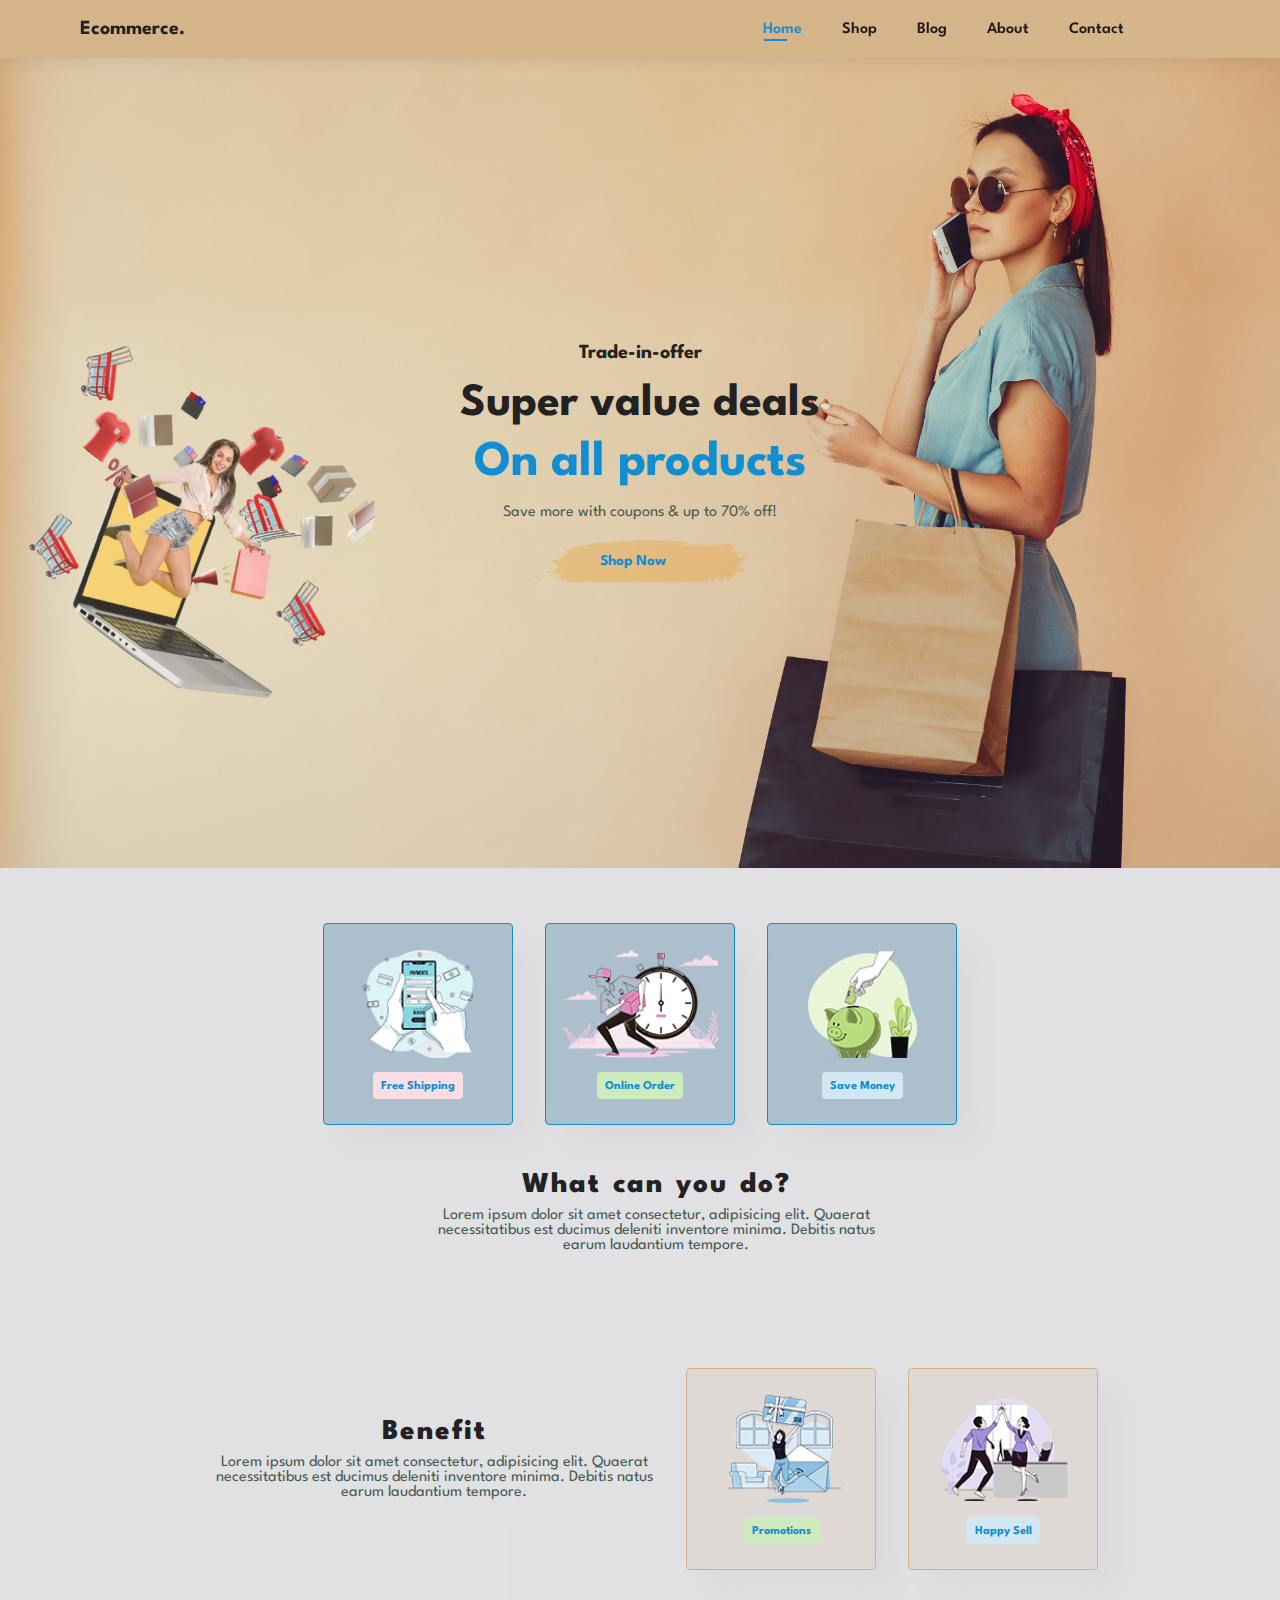
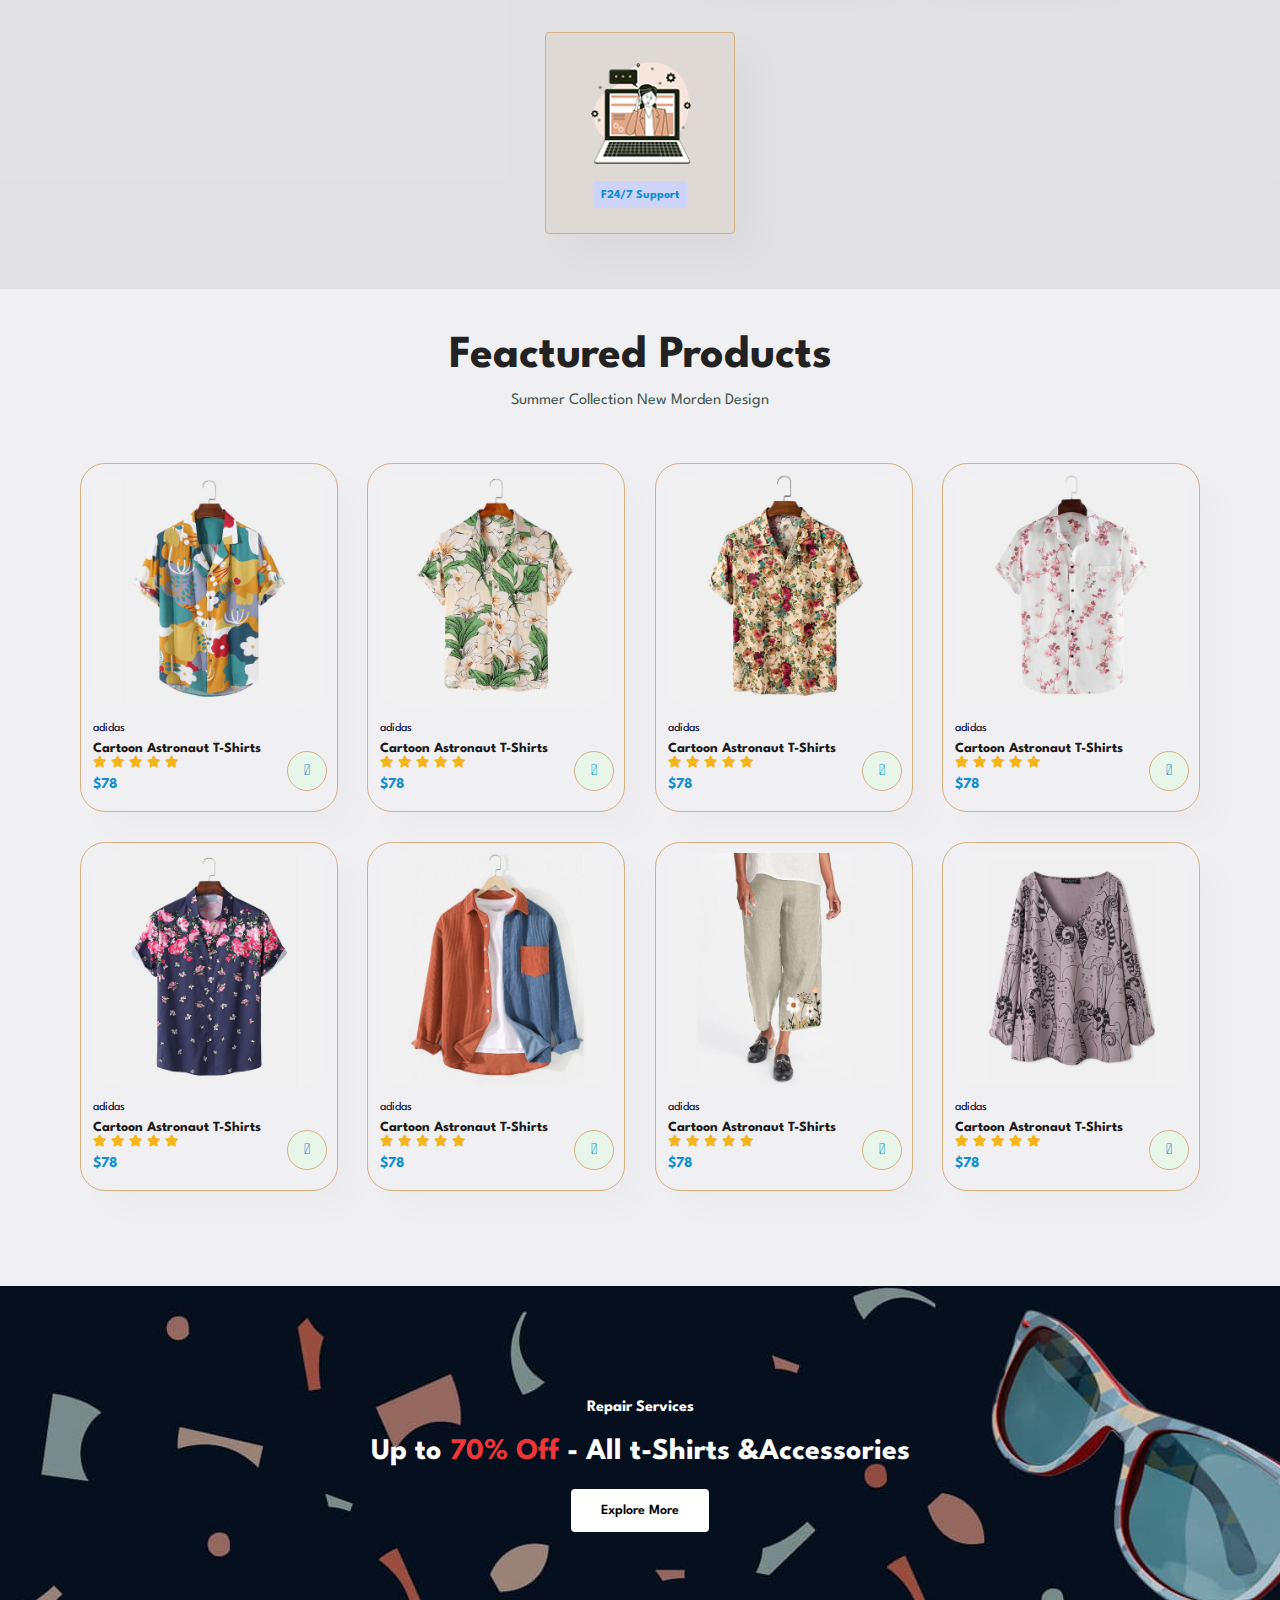
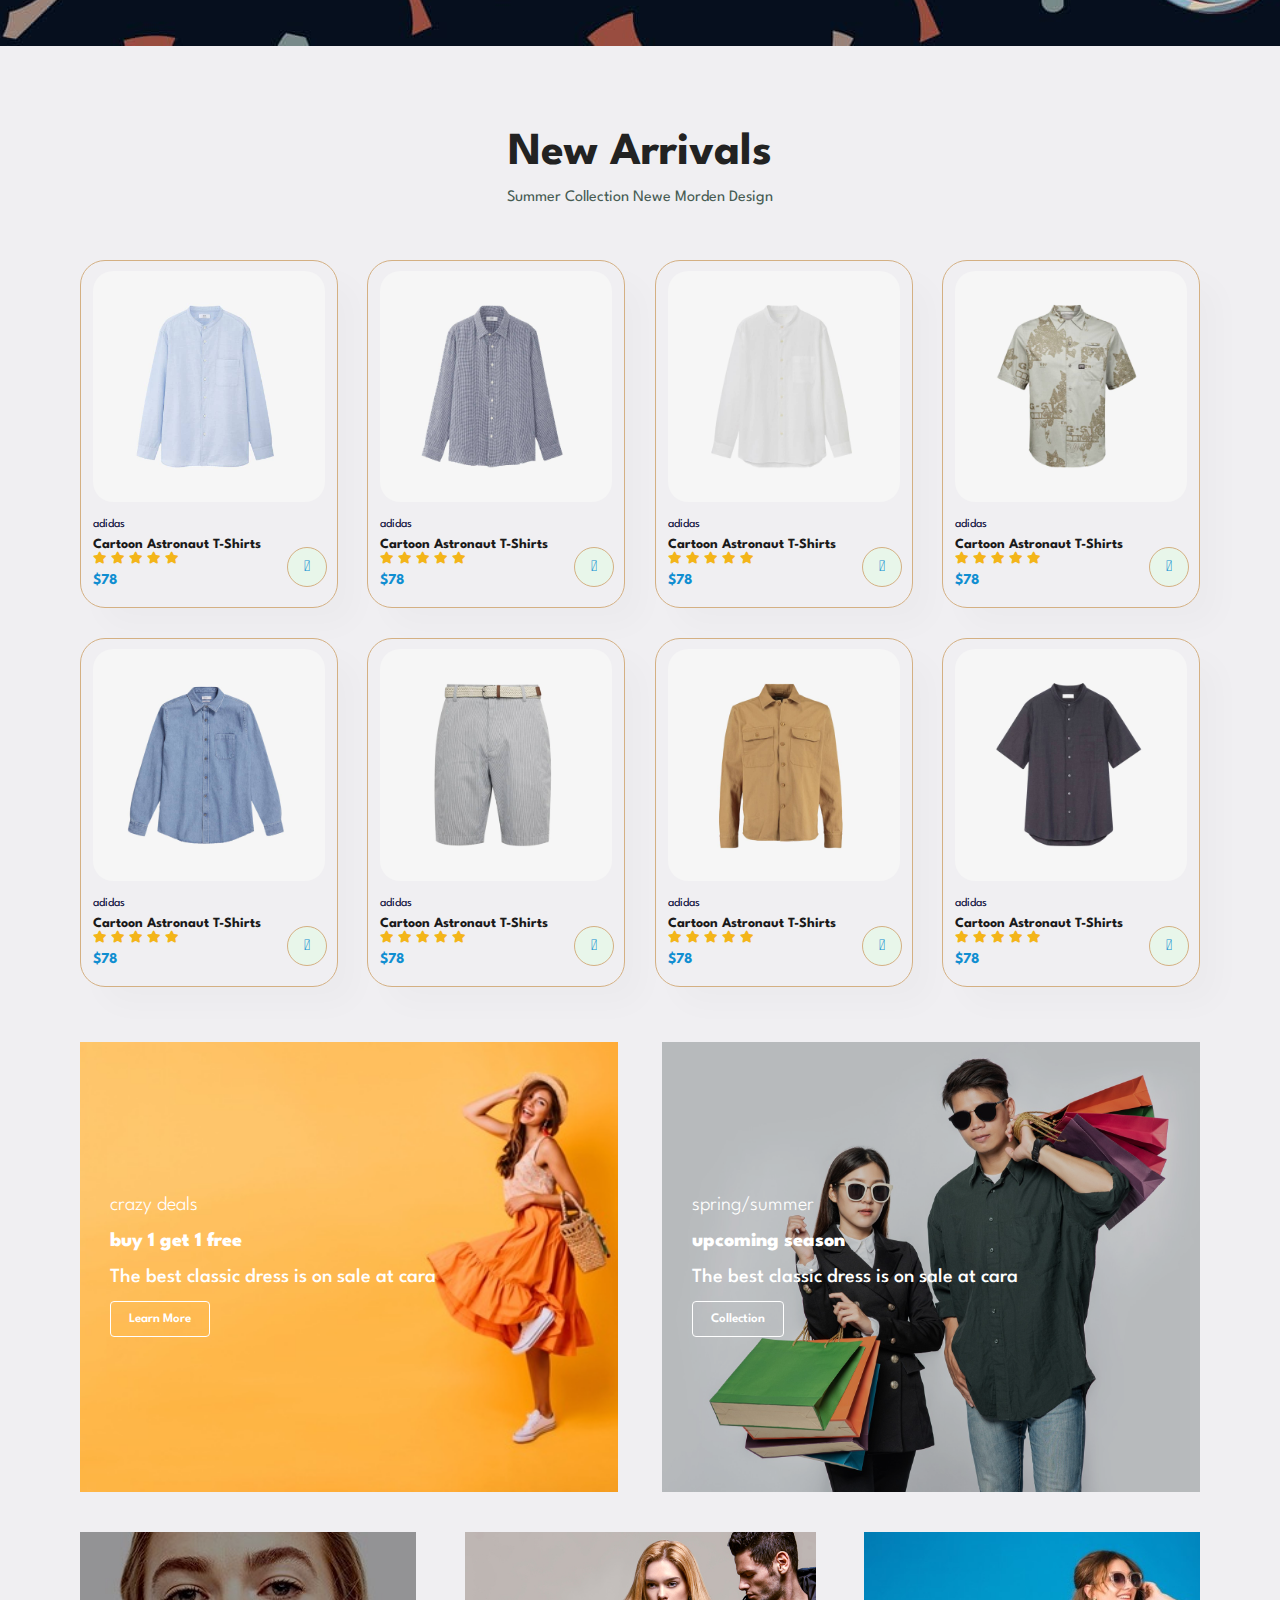
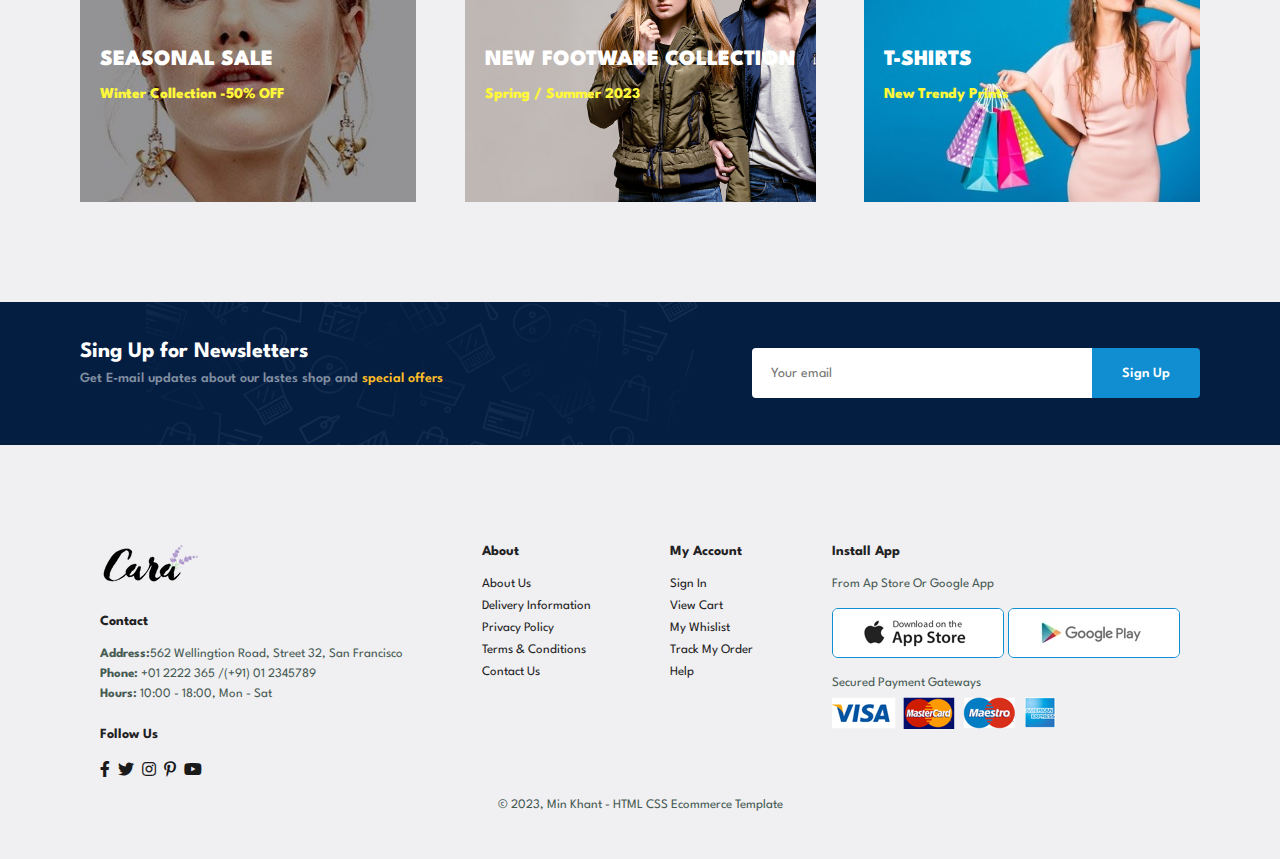
<file: index.html>
<!DOCTYPE html>
<html lang="en">
<head>
    <meta charset="UTF-8">
    <meta name="viewport" content="width=device-width, initial-scale=1.0">
    <title>Ecommerce Website</title>

    <link rel="stylesheet" href="https://pro.fontawesome.com/releases/v5.10.0/css/all.css" />
    <link rel="stylesheet" href="style.css">
    <link rel="stylesheet" href="utilize.css">
    <link rel="stylesheet" href="responsive.css">
</head>
<body>
    <!-- Header or Navbar -->
    <section id="header" class="flex">
        <a href="index.html"><h4>Ecommerce.</h4></a>

        <div>
            <ul id="navbar" class="flex">
                <li><a class="active" href="index.html">Home</a></li>
                <li><a href="./shop/shop.html">Shop</a></li>
                <li><a href="./blog/blog.html">Blog</a></li>
                <li><a href="./about/about.html">About</a></li>
                <li><a href="./contact/contact.html">Contact</a></li>
                <li id="lg-bag"><a href="./cart/cart.html"><i class="far fa-shopping-bag"></i></a></li>
                <i class="far fa-times" id="close"></i>
            </ul>
        </div>
        
        <div id="mobile">
            <a href="./cart/cart.html"><i class="far fa-shopping-bag"></i></a>
            <i id="bar" class="fas fa-outdent"></i>
        </div>
    </section>

    <!-- Hero Section -->
    <section id="hero" class="flex section-p1">
        <img src="img/online-fashion.png" alt="Online Fashion">
        <h4>Trade-in-offer</h4>
        <h2>Super value deals</h2>
        <h1>On all products</h1>
        <p>Save more with coupons & up to 70% off!</p>
        <button>Shop Now</button>
    </section>


    <!-- Feacture Section -->
    <section id="feature" class="fe1 flex section-p1">
        <div class="fe-box">
            <img src="img/features/f1.png" alt="">
            <h6>Free Shipping</h6>
        </div>
        <div class="fe-box">
            <img src="img/features/f2.png" alt="">
            <h6>Online Order</h6>
        </div>
        <div class="fe-box">
            <img src="img/features/f3.png" alt="">
            <h6>Save Money</h6>
        </div>
        <div class=" content">
            <h4>What can you do?</h4>
            <p>Lorem ipsum dolor sit amet consectetur, adipisicing elit. Quaerat necessitatibus est ducimus deleniti inventore minima. Debitis natus earum laudantium tempore.</p>
        </div>
    </section>

    <section  id="feature" class="flex section-p1">
        <div class="content content2">
            <h4>Benefit</h4>
            <p>Lorem ipsum dolor sit amet consectetur, adipisicing elit. Quaerat necessitatibus est ducimus deleniti inventore minima. Debitis natus earum laudantium tempore.</p>
        </div>
        <div class="fe-box">
            <img src="img/features/f4.png" alt="">
            <h6>Promotions</h6>
        </div>
        <div class="fe-box">
            <img src="img/features/f5.png" alt="">
            <h6>Happy Sell</h6>
        </div>
        <div class="fe-box">
            <img src="img/features/f6.png" alt="">
            <h6>F24/7 Support</h6>
        </div>
    </section>

    <!-- Product Section -->
    <section id="product1" class="section-p1">
        <h2>Feactured Products</h2>
        <p>Summer Collection New Morden Design</p>
        <div class="pro-container">
            
            <div class="pro">
                <img src="img/products/f1.jpg" alt="">
                <div class="des">
                    <span>adidas</span>
                    <h5>Cartoon Astronaut T-Shirts</h5>
                    <div class="star">
                         <i class="fas fa-star"></i>
                         <i class="fas fa-star"></i>
                         <i class="fas fa-star"></i>
                         <i class="fas fa-star"></i>
                         <i class="fas fa-star"></i>
                    </div>
                    <h4>$78</h4>
                </div>
                <a href="#"><i class="fal fa-shopping-cart cart"></i></a>
            </div>
            <div class="pro">
                <img src="img/products/f2.jpg" alt="">
                <div class="des">
                    <span>adidas</span>
                    <h5>Cartoon Astronaut T-Shirts</h5>
                    <div class="star">
                         <i class="fas fa-star"></i>
                         <i class="fas fa-star"></i>
                         <i class="fas fa-star"></i>
                         <i class="fas fa-star"></i>
                         <i class="fas fa-star"></i>
                    </div>
                    <h4>$78</h4>
                </div>
                <a href="#"><i class="fal fa-shopping-cart cart"></i></a>
            </div>
            <div class="pro">
                <img src="img/products/f3.jpg" alt="">
                <div class="des">
                    <span>adidas</span>
                    <h5>Cartoon Astronaut T-Shirts</h5>
                    <div class="star">
                         <i class="fas fa-star"></i>
                         <i class="fas fa-star"></i>
                         <i class="fas fa-star"></i>
                         <i class="fas fa-star"></i>
                         <i class="fas fa-star"></i>
                    </div>
                    <h4>$78</h4>
                </div>
                <a href="#"><i class="fal fa-shopping-cart cart"></i></a>
            </div>
            <div class="pro">
                <img src="img/products/f4.jpg" alt="">
                <div class="des">
                    <span>adidas</span>
                    <h5>Cartoon Astronaut T-Shirts</h5>
                    <div class="star">
                         <i class="fas fa-star"></i>
                         <i class="fas fa-star"></i>
                         <i class="fas fa-star"></i>
                         <i class="fas fa-star"></i>
                         <i class="fas fa-star"></i>
                    </div>
                    <h4>$78</h4>
                </div>
                <a href="#"><i class="fal fa-shopping-cart cart"></i></a>
            </div>
            <div class="pro">
                <img src="img/products/f5.jpg" alt="">
                <div class="des">
                    <span>adidas</span>
                    <h5>Cartoon Astronaut T-Shirts</h5>
                    <div class="star">
                         <i class="fas fa-star"></i>
                         <i class="fas fa-star"></i>
                         <i class="fas fa-star"></i>
                         <i class="fas fa-star"></i>
                         <i class="fas fa-star"></i>
                    </div>
                    <h4>$78</h4>
                </div>
                <a href="#"><i class="fal fa-shopping-cart cart"></i></a>
            </div>
            <div class="pro">
                <img src="img/products/f6.jpg" alt="">
                <div class="des">
                    <span>adidas</span>
                    <h5>Cartoon Astronaut T-Shirts</h5>
                    <div class="star">
                         <i class="fas fa-star"></i>
                         <i class="fas fa-star"></i>
                         <i class="fas fa-star"></i>
                         <i class="fas fa-star"></i>
                         <i class="fas fa-star"></i>
                    </div>
                    <h4>$78</h4>
                </div>
                <a href="#"><i class="fal fa-shopping-cart cart"></i></a>
            </div>
            <div class="pro">
                <img src="img/products/f7.jpg" alt="">
                <div class="des">
                    <span>adidas</span>
                    <h5>Cartoon Astronaut T-Shirts</h5>
                    <div class="star">
                         <i class="fas fa-star"></i>
                         <i class="fas fa-star"></i>
                         <i class="fas fa-star"></i>
                         <i class="fas fa-star"></i>
                         <i class="fas fa-star"></i>
                    </div>
                    <h4>$78</h4>
                </div>
                <a href="#"><i class="fal fa-shopping-cart cart"></i></a>
            </div>
            <div class="pro">
                <img src="img/products/f8.jpg" alt="">
                <div class="des">
                    <span>adidas</span>
                    <h5>Cartoon Astronaut T-Shirts</h5>
                    <div class="star">
                         <i class="fas fa-star"></i>
                         <i class="fas fa-star"></i>
                         <i class="fas fa-star"></i>
                         <i class="fas fa-star"></i>
                         <i class="fas fa-star"></i>
                    </div>
                    <h4>$78</h4>
                </div>
                <a href="#"><i class="fal fa-shopping-cart cart"></i></a>
            </div>


        </div>
    </section>

    <!-- Call to action -->
    <section id="banner" class="flex section-m1">
        <h4>Repair Services</h4>
        <h2>Up to <span>70% Off</span> - All t-Shirts &Accessories</h2>
        <button class="normal">Explore More</button>

    </section>

    <!-- New Arrivals -->
    <section id="product1" class="section-p1">
        <h2>New Arrivals</h2>
        <p>Summer Collection Newe Morden Design</p>

        <div class="pro-container">
            
            <div class="pro">
                <img src="img/products/n1.jpg" alt="">
                <div class="des">
                    <span>adidas</span>
                    <h5>Cartoon Astronaut T-Shirts</h5>
                    <div class="star">
                         <i class="fas fa-star"></i>
                         <i class="fas fa-star"></i>
                         <i class="fas fa-star"></i>
                         <i class="fas fa-star"></i>
                         <i class="fas fa-star"></i>
                    </div>
                    <h4>$78</h4>
                </div>
                <a href="#"><i class="fal fa-shopping-cart cart"></i></a>
            </div>
            <div class="pro">
                <img src="img/products/n2.jpg" alt="">
                <div class="des">
                    <span>adidas</span>
                    <h5>Cartoon Astronaut T-Shirts</h5>
                    <div class="star">
                         <i class="fas fa-star"></i>
                         <i class="fas fa-star"></i>
                         <i class="fas fa-star"></i>
                         <i class="fas fa-star"></i>
                         <i class="fas fa-star"></i>
                    </div>
                    <h4>$78</h4>
                </div>
                <a href="#"><i class="fal fa-shopping-cart cart"></i></a>
            </div>
            <div class="pro">
                <img src="img/products/n3.jpg" alt="">
                <div class="des">
                    <span>adidas</span>
                    <h5>Cartoon Astronaut T-Shirts</h5>
                    <div class="star">
                         <i class="fas fa-star"></i>
                         <i class="fas fa-star"></i>
                         <i class="fas fa-star"></i>
                         <i class="fas fa-star"></i>
                         <i class="fas fa-star"></i>
                    </div>
                    <h4>$78</h4>
                </div>
                <a href="#"><i class="fal fa-shopping-cart cart"></i></a>
            </div>
            <div class="pro">
                <img src="img/products/n4.jpg" alt="">
                <div class="des">
                    <span>adidas</span>
                    <h5>Cartoon Astronaut T-Shirts</h5>
                    <div class="star">
                         <i class="fas fa-star"></i>
                         <i class="fas fa-star"></i>
                         <i class="fas fa-star"></i>
                         <i class="fas fa-star"></i>
                         <i class="fas fa-star"></i>
                    </div>
                    <h4>$78</h4>
                </div>
                <a href="#"><i class="fal fa-shopping-cart cart"></i></a>
            </div>
            <div class="pro">
                <img src="img/products/n5.jpg" alt="">
                <div class="des">
                    <span>adidas</span>
                    <h5>Cartoon Astronaut T-Shirts</h5>
                    <div class="star">
                         <i class="fas fa-star"></i>
                         <i class="fas fa-star"></i>
                         <i class="fas fa-star"></i>
                         <i class="fas fa-star"></i>
                         <i class="fas fa-star"></i>
                    </div>
                    <h4>$78</h4>
                </div>
                <a href="#"><i class="fal fa-shopping-cart cart"></i></a>
            </div>
            <div class="pro">
                <img src="img/products/n6.jpg" alt="">
                <div class="des">
                    <span>adidas</span>
                    <h5>Cartoon Astronaut T-Shirts</h5>
                    <div class="star">
                         <i class="fas fa-star"></i>
                         <i class="fas fa-star"></i>
                         <i class="fas fa-star"></i>
                         <i class="fas fa-star"></i>
                         <i class="fas fa-star"></i>
                    </div>
                    <h4>$78</h4>
                </div>
                <a href="#"><i class="fal fa-shopping-cart cart"></i></a>
            </div>
            <div class="pro">
                <img src="img/products/n7.jpg" alt="">
                <div class="des">
                    <span>adidas</span>
                    <h5>Cartoon Astronaut T-Shirts</h5>
                    <div class="star">
                         <i class="fas fa-star"></i>
                         <i class="fas fa-star"></i>
                         <i class="fas fa-star"></i>
                         <i class="fas fa-star"></i>
                         <i class="fas fa-star"></i>
                    </div>
                    <h4>$78</h4>
                </div>
                <a href="#"><i class="fal fa-shopping-cart cart"></i></a>
            </div>
            <div class="pro">
                <img src="img/products/n8.jpg" alt="">
                <div class="des">
                    <span>adidas</span>
                    <h5>Cartoon Astronaut T-Shirts</h5>
                    <div class="star">
                         <i class="fas fa-star"></i>
                         <i class="fas fa-star"></i>
                         <i class="fas fa-star"></i>
                         <i class="fas fa-star"></i>
                         <i class="fas fa-star"></i>
                    </div>
                    <h4>$78</h4>
                </div>
                <a href="#"><i class="fal fa-shopping-cart cart"></i></a>
            </div>


        </div>
       
    </section>

    <!-- Sales Promote  -->
    <section id="sm-banner" class="section-p1">
        <div class="banner-box">
            <h4>crazy deals</h4>
            <h2>buy 1 get 1 free</h2>
            <span>The best classic dress is on sale at cara</span>
            <button class="white">Learn More</button>
        </div>

        <div class="banner-box banner-box2">
            <h4>spring/summer</h4>
            <h2>upcoming season</h2>
            <span>The best classic dress is on sale at cara</span>
            <button class="white">Collection</button>
        </div>

    </section>

    <!-- Sales Promte 2 -->
    <section id="banner3" class="section-p1">
        <div class="banner-box">
            <h2>SEASONAL SALE</h2>
            <h3>Winter Collection -50% OFF</h3>
        </div>
        <div class="banner-box banner-box2">
            <h2>NEW FOOTWARE COLLECTION</h2>
            <h3>Spring / Summer 2023</h3>
        </div>
        <div class="banner-box banner-box3">
            <h2>T-SHIRTS</h2>
            <h3>New Trendy Prints</h3>
        </div>

    </section>

    <!-- Newsletter -->
    <section id="newsletter" class="section-p1 section-m1">
        <div class="newstext">
            <h4>Sing Up for Newsletters</h4>
            <p>Get E-mail updates about our lastes shop and <span>special offers</span></p>
        </div>
        <div class="form">
            <input type="text" placeholder="Your email  ">
            <button class="normal">Sign Up</button>
        </div>
    </section>

    <footer class="section-p1">
        <div class="col">
            <img class="logo" src="img/logo.png" alt="">
            <h4>Contact</h4>
            <p> <strong>Address:</strong>562 Wellingtion Road, Street 32, San Francisco</p>
            <p> <strong>Phone:</strong> +01 2222 365 /(+91) 01 2345789</p>
            <p> <strong>Hours: </strong> 10:00 - 18:00, Mon - Sat</p>

            <div class="follow">
                <h4>Follow Us</h4>
                <div class="icon">
                    <i class="fab fa-facebook-f"></i>
                    <i class="fab fa-twitter"></i>
                    <i class="fab fa-instagram"></i>
                    <i class="fab fa-pinterest-p"></i>
                    <i class="fab fa-youtube"></i>
                </div>
            </div>
        </div>

        <div class="col">
            <h4>About</h4>
            <a href="#">About Us</a>
            <a href="#">Delivery Information</a>
            <a href="#">Privacy Policy</a>
            <a href="#">Terms & Conditions</a>
            <a href="#">Contact Us</a>
        </div>

        <div class="col">
            <h4>My Account</h4>
            <a href="#">Sign In</a>
            <a href="#">View Cart</a>
            <a href="#">My Whislist</a>
            <a href="#">Track My Order</a>
            <a href="#">Help</a>
        </div>

        <div class="col install">
            <h4>Install App</h4>
            <p>From Ap Store Or Google App</p>
            <div class="row">
                <img src="img/pay/app.jpg" alt="">
                <img src="img//pay/play.jpg" alt="">
            </div>
            <p>Secured Payment Gateways</p>
            <img src="img/pay/pay.png" alt="">
        </div>

        <div class="copyright">
            <p>© 2023, Min Khant - HTML CSS Ecommerce Template</p>
        </div>

    </footer>

    <script src="script.js"></script>
</body>
</html>
</file>
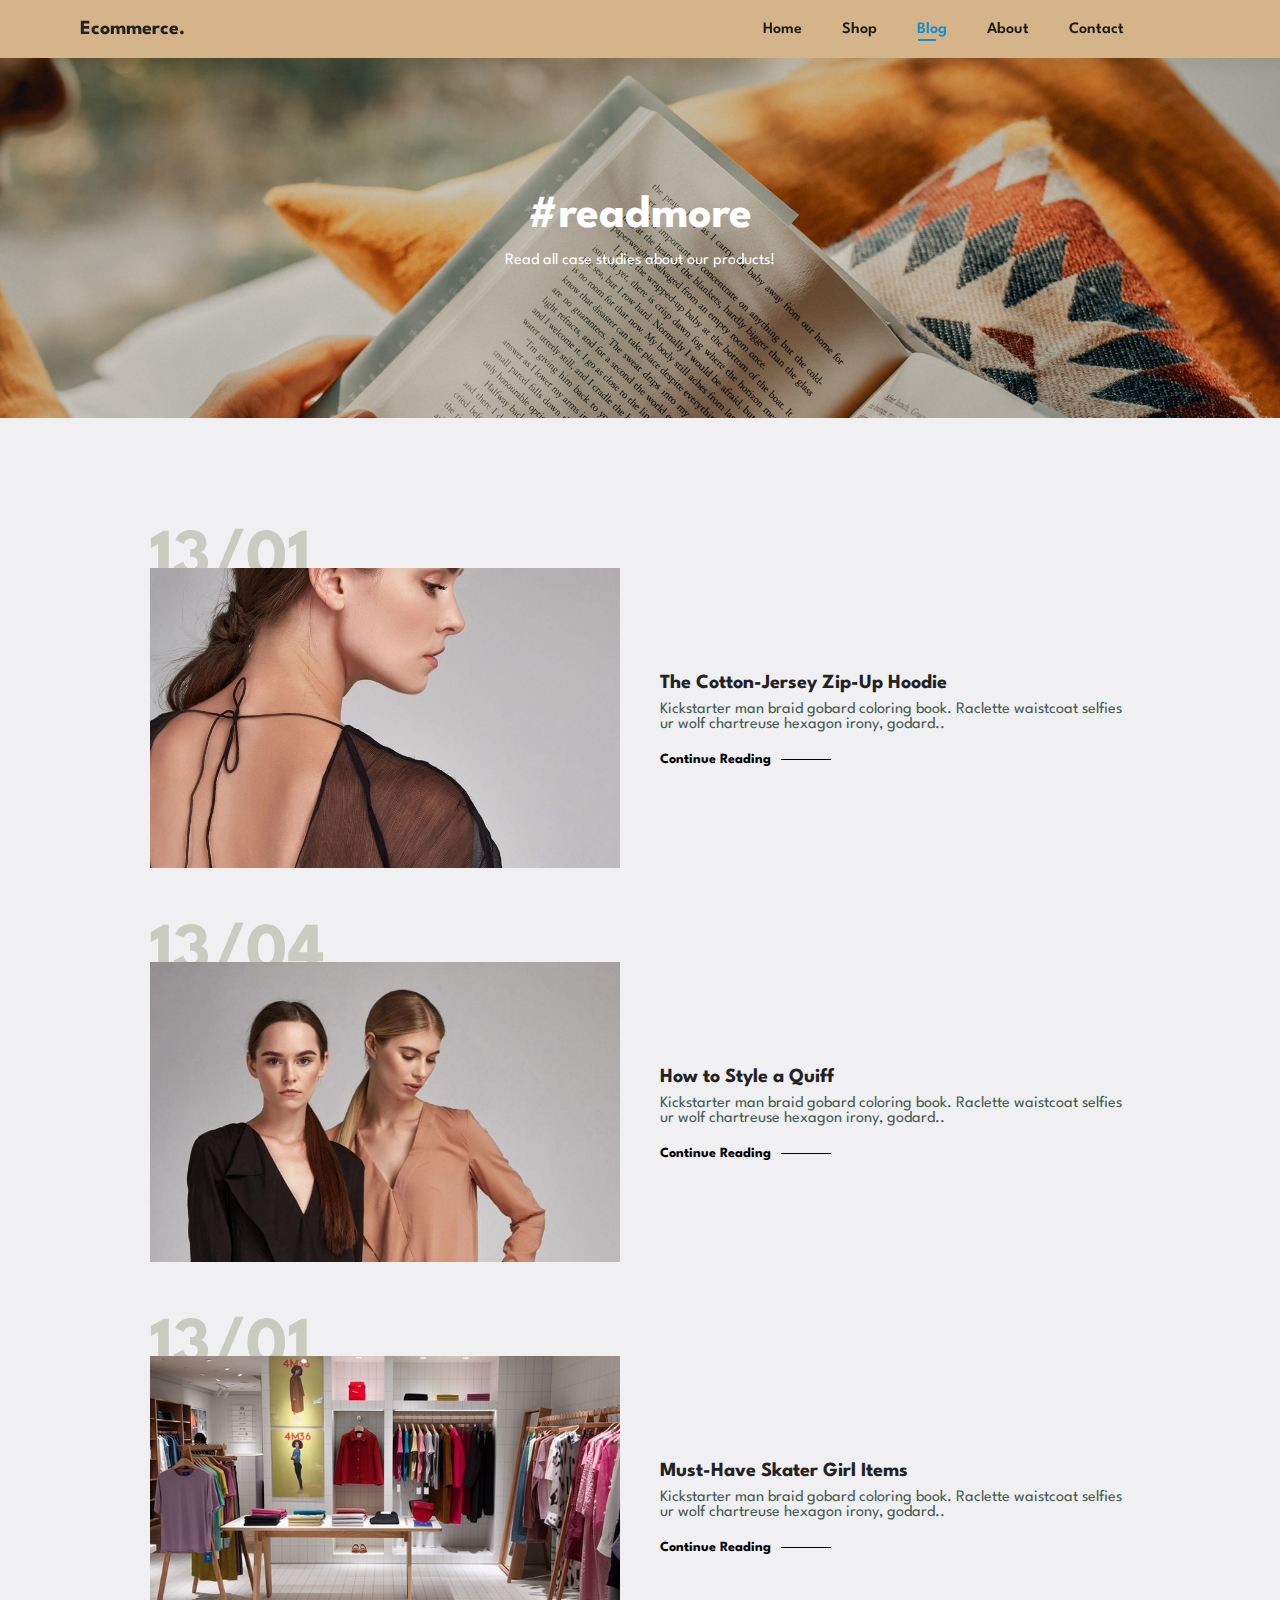
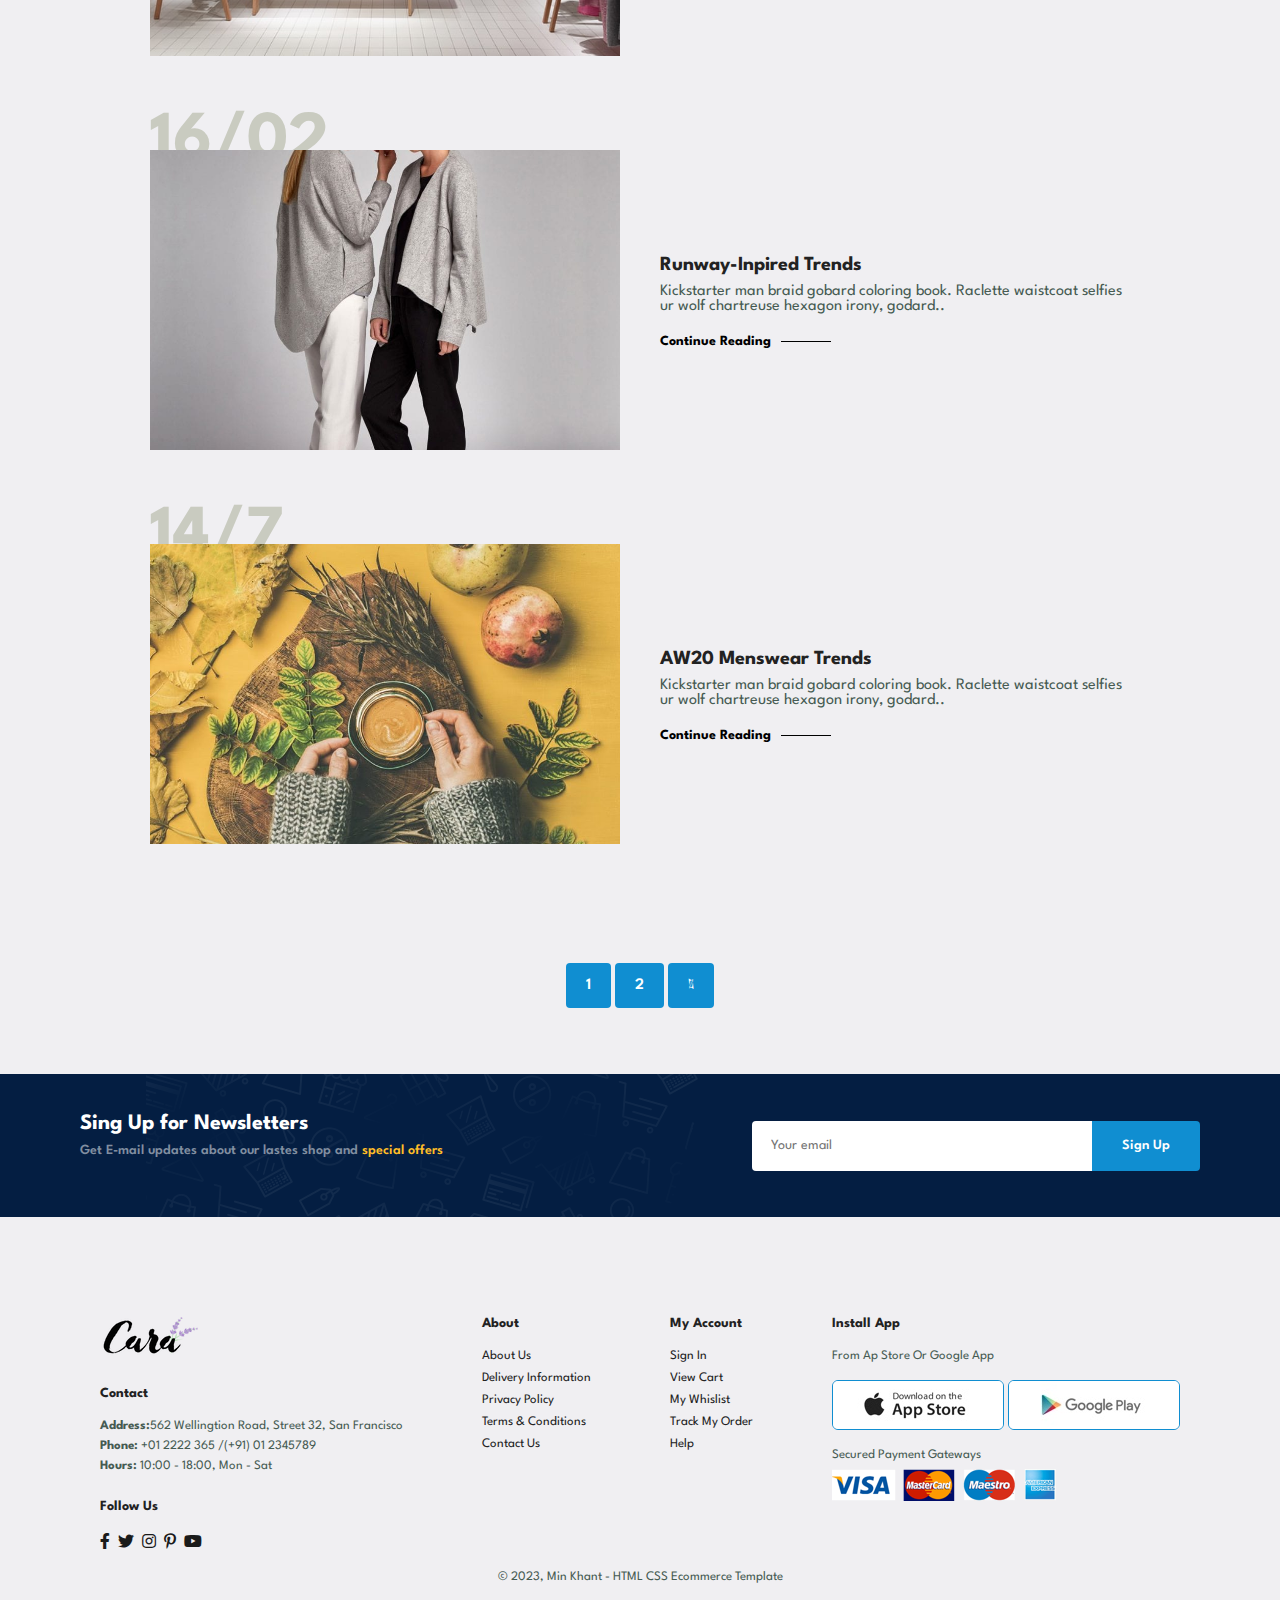
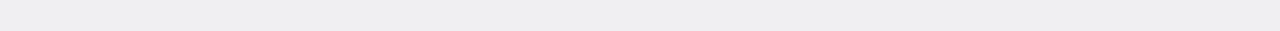
<file: blog.html>
<!DOCTYPE html>
<html lang="en">
<head>
    <meta charset="UTF-8">
    <meta name="viewport" content="width=device-width, initial-scale=1.0">
    <title>Ecommerce Website</title>

    <link rel="stylesheet" href="https://pro.fontawesome.com/releases/v5.10.0/css/all.css" />
    <link rel="stylesheet" href="utilize.css">
    <link rel="stylesheet" href="style.css">
    <link rel="stylesheet" href="shop.css">
    <link rel="stylesheet" href="blog.css">
    <link rel="stylesheet" href="responsive.css">
</head>
<body>
    <!-- Header or Navbar -->
    <section id="header" class="flex">
        <a href="#"><h4>Ecommerce.</h4></a>

        <div>
            <ul id="navbar" class="flex">
                <li><a href="index.html">Home</a></li>
                <li><a href="shop.html">Shop</a></li>
                <li><a class="active" href="blog.html">Blog</a></li>
                <li><a href="about.html">About</a></li>
                <li><a href="contact.html">Contact</a></li>
                <li id="lg-bag"><a href="cart.html"><i class="far fa-shopping-bag"></i></a></li>
                <i class="far fa-times" id="close"></i>
            </ul>
        </div>
        
        <div id="mobile">
            <a href="cart.html"><i class="far fa-shopping-bag"></i></a>
            <i id="bar" class="fas fa-outdent"></i>
        </div>
    </section>

    <!-- Hero Section -->
    <section id="page-header" class="blog-header flex section-p1">
        <h2>#readmore</h2>
        <p>Read all case studies about our products!</p>
    </section>

    <!-- Blog Section -->
    <section id="blog">
        <div class="blog-box flex">
            <div class="blog-img">
                <img src="img/blog/b1.jpg" alt="">
            </div>

            <div class="blog-details">
                <h4>The Cotton-Jersey Zip-Up Hoodie</h4>
                <p>
                    Kickstarter man braid gobard coloring book.
                    Raclette waistcoat selfies ur wolf chartreuse 
                    hexagon irony, godard..
                </p>
                <a href="#">Continue Reading</a>
            </div>

            <h1>13/01</h1>

        </div>
        
        <div class="blog-box flex">
            <div class="blog-img">
                <img src="img/blog/b2.jpg" alt="">
            </div>

            <div class="blog-details">
                <h4>How to Style a Quiff</h4>
                <p>
                    Kickstarter man braid gobard coloring book.
                    Raclette waistcoat selfies ur wolf chartreuse 
                    hexagon irony, godard..
                </p>
                <a href="#">Continue Reading</a>
            </div>

            <h1>13/04</h1>

        </div>

        <div class="blog-box flex">
            <div class="blog-img">
                <img src="img/blog/b3.jpg" alt="">
            </div>

            <div class="blog-details">
                <h4>Must-Have Skater Girl Items</h4>
                <p>
                    Kickstarter man braid gobard coloring book.
                    Raclette waistcoat selfies ur wolf chartreuse 
                    hexagon irony, godard..
                </p>
                <a href="#">Continue Reading</a>
            </div>

            <h1>13/01</h1>

        </div>

        <div class="blog-box flex">
            <div class="blog-img">
                <img src="img/blog/b4.jpg" alt="">
            </div>

            <div class="blog-details">
                <h4>Runway-Inpired Trends</h4>
                <p>
                    Kickstarter man braid gobard coloring book.
                    Raclette waistcoat selfies ur wolf chartreuse 
                    hexagon irony, godard..
                </p>
                <a href="#">Continue Reading</a>
            </div>

            <h1>16/02</h1>

        </div>

        <div class="blog-box flex">
            <div class="blog-img">
                <img src="img/blog/b6.jpg" alt="">
            </div>

            <div class="blog-details">
                <h4>AW20 Menswear Trends</h4>
                <p>
                    Kickstarter man braid gobard coloring book.
                    Raclette waistcoat selfies ur wolf chartreuse 
                    hexagon irony, godard..
                </p>
                <a href="#">Continue Reading</a>
            </div>

            <h1>14/7</h1>

        </div>
    </section>



    <!-- pagination bar -->
    <section id="pagination" class="section-p1">
        <a href="#">1</a>
        <a href="#">2</a>
        <a href="#"><i class="fal fa-long-arrow-alt-right"></i></a>
    </section>

    <!-- Newsletter -->
    <section id="newsletter" class="section-p1 section-m1">
        <div class="newstext">
            <h4>Sing Up for Newsletters</h4>
            <p>Get E-mail updates about our lastes shop and <span>special offers</span></p>
        </div>
        <div class="form">
            <input type="text" placeholder="Your email  ">
            <button class="normal">Sign Up</button>
        </div>
    </section>

    <footer class="section-p1">
        <div class="col">
            <img class="logo" src="img/logo.png" alt="">
            <h4>Contact</h4>
            <p> <strong>Address:</strong>562 Wellingtion Road, Street 32, San Francisco</p>
            <p> <strong>Phone:</strong> +01 2222 365 /(+91) 01 2345789</p>
            <p> <strong>Hours: </strong> 10:00 - 18:00, Mon - Sat</p>

            <div class="follow">
                <h4>Follow Us</h4>
                <div class="icon">
                    <i class="fab fa-facebook-f"></i>
                    <i class="fab fa-twitter"></i>
                    <i class="fab fa-instagram"></i>
                    <i class="fab fa-pinterest-p"></i>
                    <i class="fab fa-youtube"></i>
                </div>
            </div>
        </div>

        <div class="col">
            <h4>About</h4>
            <a href="#">About Us</a>
            <a href="#">Delivery Information</a>
            <a href="#">Privacy Policy</a>
            <a href="#">Terms & Conditions</a>
            <a href="#">Contact Us</a>
        </div>

        <div class="col">
            <h4>My Account</h4>
            <a href="#">Sign In</a>
            <a href="#">View Cart</a>
            <a href="#">My Whislist</a>
            <a href="#">Track My Order</a>
            <a href="#">Help</a>
        </div>

        <div class="col install">
            <h4>Install App</h4>
            <p>From Ap Store Or Google App</p>
            <div class="row">
                <img src="img/pay/app.jpg" alt="">
                <img src="img//pay/play.jpg" alt="">
            </div>
            <p>Secured Payment Gateways</p>
            <img src="img/pay/pay.png" alt="">
        </div>

        <div class="copyright">
            <p>© 2023, Min Khant - HTML CSS Ecommerce Template</p>
        </div>

    </footer>

    <script src="script.js"></script>
</body>
</html>
</file>
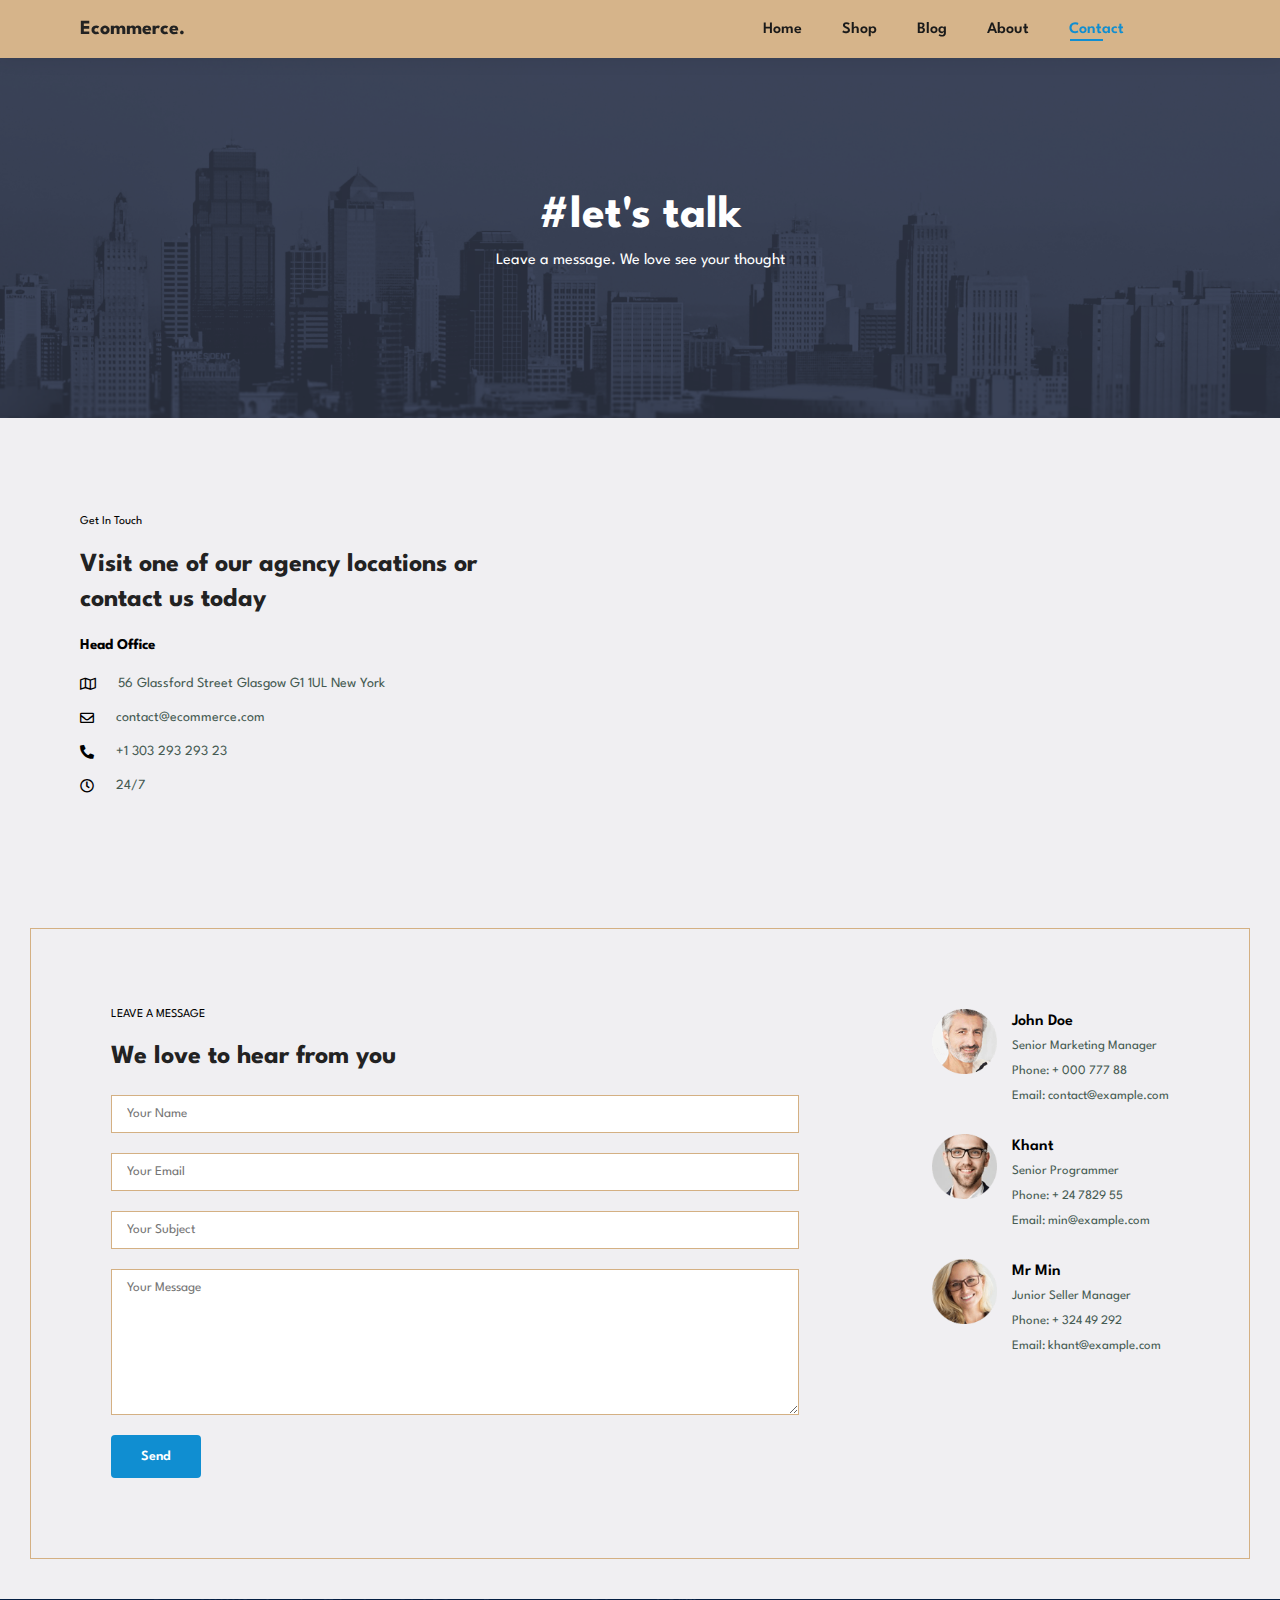
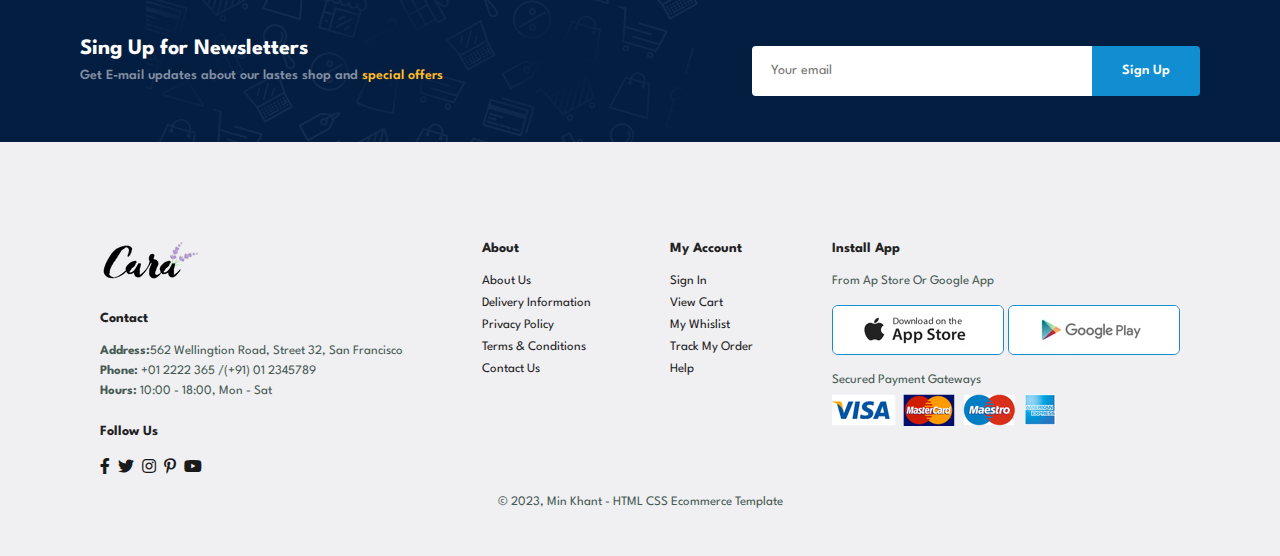
<file: contact.html>
<!DOCTYPE html>
<html lang="en">
<head>
    <meta charset="UTF-8">
    <meta name="viewport" content="width=device-width, initial-scale=1.0">
    <title>Ecommerce Website</title>

    <link rel="stylesheet" href="https://pro.fontawesome.com/releases/v5.10.0/css/all.css" />
    <link rel="stylesheet" href="utilize.css">
    <link rel="stylesheet" href="style.css">
    <link rel="stylesheet" href="shop.css">
    <link rel="stylesheet" href="blog.css">
    <link rel="stylesheet" href="about.css">
    <link rel="stylesheet" href="contact.css">
    <link rel="stylesheet" href="responsive.css">
</head>
<body>
    <!-- Header or Navbar -->
    <section id="header" class="flex">
        <a href="#"><h4>Ecommerce.</h4></a>

        <div>
            <ul id="navbar" class="flex">
                <li><a href="index.html">Home</a></li>
                <li><a href="shop.html">Shop</a></li>
                <li><a href="blog.html">Blog</a></li>
                <li><a  href="about.html">About</a></li>
                <li><a class="active" href="contact.html">Contact</a></li>
                <li id="lg-bag"><a href="cart.html"><i class="far fa-shopping-bag"></i></a></li>
                <i class="far fa-times" id="close"></i>
            </ul>
        </div>
        
        <div id="mobile">
            <a href="cart.html"><i class="far fa-shopping-bag"></i></a>
            <i id="bar" class="fas fa-outdent"></i>
        </div>
    </section>

    <!-- Hero Section -->
    <section id="page-header" class="about-header flex section-p1">
        <h2>#let's talk</h2>
        <p>Leave a message. We love see your thought </p>
    </section>

    <!-- Contact and map  -->
    <section id="contact-details" class="flex section-p1">
        <div class="details">
            <span>Get In Touch</span>
            <h2>Visit one of our agency locations or contact us today</h2>
            <h3>Head Office</h3>

            <ul>
                <li >
                    <i class="far fa-map"></i>
                    <p>56 Glassford Street Glasgow G1 1UL New York</p>
                </li>
                <li>
                    <i class="far fa-envelope"></i>
                    <p>contact@ecommerce.com</p>
                </li>
                <li>
                    <i class="fas fa-phone-alt"></i>
                    <p>+1 303 293 293 23</p>
                </li>
                <li>
                    <i class="far fa-clock"></i>
                    <p>24/7 </p>
                </li>
            </ul>
        </div>
        <div class="map">
            <iframe src="https://www.google.com/maps/embed?pb=!1m18!1m12!1m3!1d50808844.15472729!2d-155.1698532!3d38.9896265!2m3!1f0!2f0!3f0!3m2!1i1024!2i768!4f13.1!3m3!1m2!1s0x548289a6c92bcd73%3A0x62dda04a4b7d8946!2sBoathouse!5e0!3m2!1sen!2smm!4v1691919083543!5m2!1sen!2smm" width="600" height="450" style="border:0;" allowfullscreen="" loading="lazy" referrerpolicy="no-referrer-when-downgrade"></iframe>
        </div>
    </section>

    <!-- Contact form  -->
    <section id="form-details">
        <form action="">
            <span>LEAVE A MESSAGE</span>
            <h2>We love to hear from you</h2>
            <input type="text" placeholder="Your Name">
            <input type="text" placeholder="Your Email">
            <input type="text" placeholder="Your Subject">
            <textarea cols="30" rows="10" placeholder="Your Message"></textarea>
            <button class="normal">Send</button>
        </form>

        <div class="people">
            <div class="">
                <img src="img/people/1.png" alt="">
                <p>
                    <span>John Doe</span>
                    Senior Marketing Manager <br>
                    Phone: + 000 777 88 <br>
                    Email: contact@example.com
                </p>
            </div>
            <div class="">
                <img src="img/people/2.png" alt="">
                <p>
                    <span>Khant</span>
                    Senior Programmer <br>
                    Phone: + 24 7829 55 <br>
                    Email: min@example.com
                </p>
            </div>
            <div class="">
                <img src="img/people/3.png" alt="">
                <p>
                    <span>Mr Min</span>
                    Junior Seller Manager <br>
                    Phone: + 324 49 292 <br>
                    Email: khant@example.com
                </p>
            </div>
        </div>

    </section>



     <!-- Newsletter -->
     <section id="newsletter" class="section-p1 section-m1">
        <div class="newstext">
            <h4>Sing Up for Newsletters</h4>
            <p>Get E-mail updates about our lastes shop and <span>special offers</span></p>
        </div>
        <div class="form">
            <input type="text" placeholder="Your email  ">
            <button class="normal">Sign Up</button>
        </div>
    </section>

    <footer class="section-p1">
        <div class="col">
            <img class="logo" src="img/logo.png" alt="">
            <h4>Contact</h4>
            <p> <strong>Address:</strong>562 Wellingtion Road, Street 32, San Francisco</p>
            <p> <strong>Phone:</strong> +01 2222 365 /(+91) 01 2345789</p>
            <p> <strong>Hours: </strong> 10:00 - 18:00, Mon - Sat</p>

            <div class="follow">
                <h4>Follow Us</h4>
                <div class="icon">
                    <i class="fab fa-facebook-f"></i>
                    <i class="fab fa-twitter"></i>
                    <i class="fab fa-instagram"></i>
                    <i class="fab fa-pinterest-p"></i>
                    <i class="fab fa-youtube"></i>
                </div>
            </div>
        </div>

        <div class="col">
            <h4>About</h4>
            <a href="#">About Us</a>
            <a href="#">Delivery Information</a>
            <a href="#">Privacy Policy</a>
            <a href="#">Terms & Conditions</a>
            <a href="#">Contact Us</a>
        </div>

        <div class="col">
            <h4>My Account</h4>
            <a href="#">Sign In</a>
            <a href="#">View Cart</a>
            <a href="#">My Whislist</a>
            <a href="#">Track My Order</a>
            <a href="#">Help</a>
        </div>

        <div class="col install">
            <h4>Install App</h4>
            <p>From Ap Store Or Google App</p>
            <div class="row">
                <img src="img/pay/app.jpg" alt="">
                <img src="img//pay/play.jpg" alt="">
            </div>
            <p>Secured Payment Gateways</p>
            <img src="img/pay/pay.png" alt="">
        </div>

        <div class="copyright">
            <p>© 2023, Min Khant - HTML CSS Ecommerce Template</p>
        </div>

    </footer>

    <script src="script.js"></script>
</body>
</html>
</file>
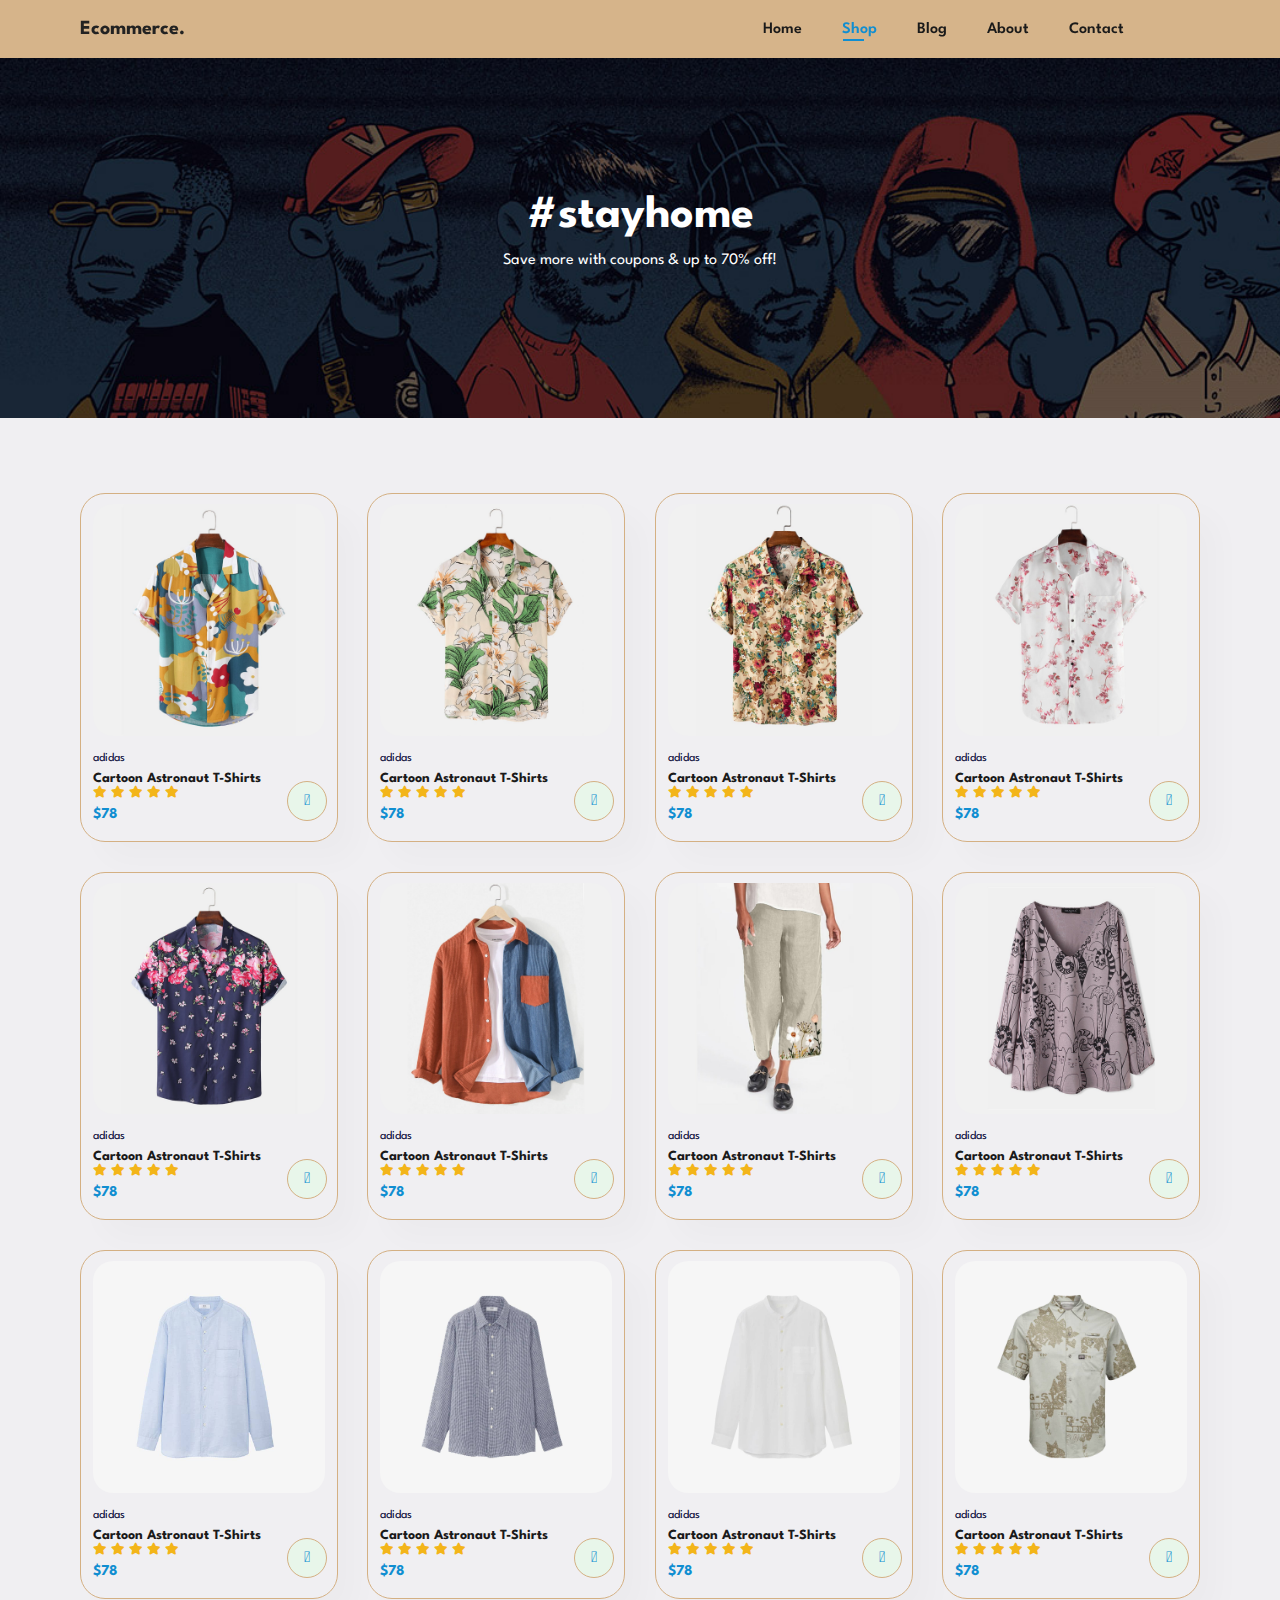
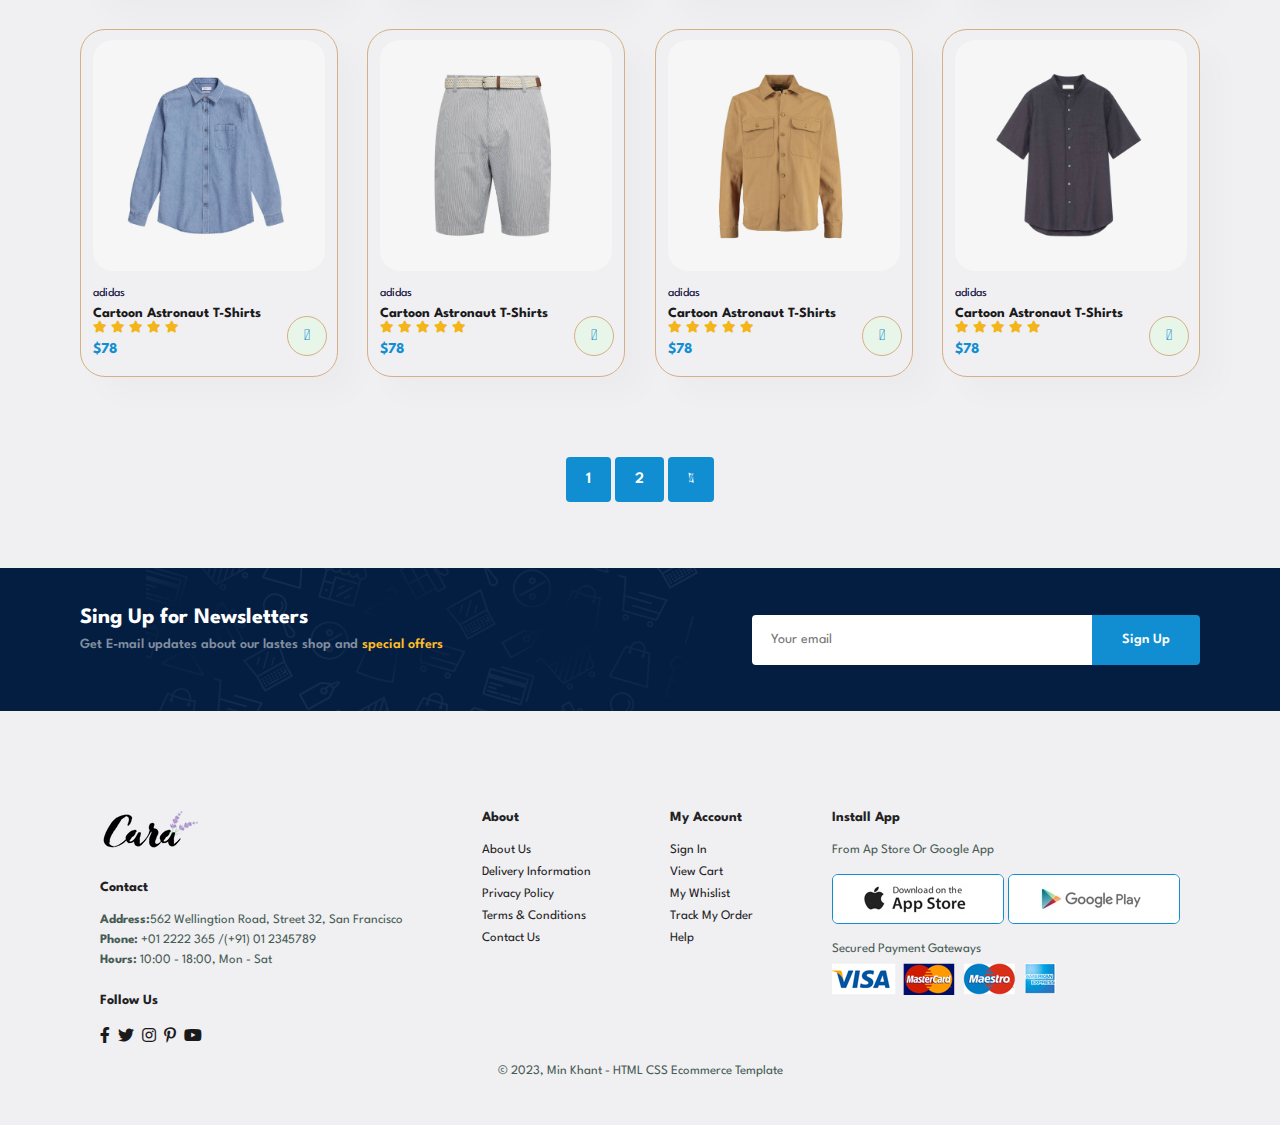
<file: shop.html>
<!DOCTYPE html>
<html lang="en">
<head>
    <meta charset="UTF-8">
    <meta name="viewport" content="width=device-width, initial-scale=1.0">
    <title>Ecommerce Website</title>

    <link rel="stylesheet" href="https://pro.fontawesome.com/releases/v5.10.0/css/all.css" />
    <link rel="stylesheet" href="style.css">
    <link rel="stylesheet" href="shop.css">
    <link rel="stylesheet" href="utilize.css">
    <link rel="stylesheet" href="responsive.css">
</head>
<body>
    <!-- Header or Navbar -->
    <section id="header" class="flex">
        <a href="#"><h4>Ecommerce.</h4></a>

        <div>
            <ul id="navbar" class="flex">
                <li><a  href="index.html">Home</a></li>
                <li><a class="active" href="shop.html">Shop</a></li>
                <li><a href="blog.html">Blog</a></li>
                <li><a href="about.html">About</a></li>
                <li><a href="contact.html">Contact</a></li>
                <li id="lg-bag"><a href="cart.html"><i class="far fa-shopping-bag"></i></a></li>
                <i class="far fa-times" id="close"></i>
            </ul>
        </div>
        
        <div id="mobile">
            <a href="cart.html"><i class="far fa-shopping-bag"></i></a>
            <i id="bar" class="fas fa-outdent"></i>
        </div>
    </section>

    <!-- Hero Section -->
    <section id="page-header" class="flex section-p1">
        <h2>#stayhome</h2>
        <p>Save more with coupons & up to 70% off!</p>
    </section>


    <!-- Product Section -->
    <section id="product1" class="section-p1">
        <div class="pro-container">
            
            <div class="pro">
                <img src="img/products/f1.jpg" alt="">
                <div class="des">
                    <span>adidas</span>
                    <h5>Cartoon Astronaut T-Shirts</h5>
                    <div class="star">
                         <i class="fas fa-star"></i>
                         <i class="fas fa-star"></i>
                         <i class="fas fa-star"></i>
                         <i class="fas fa-star"></i>
                         <i class="fas fa-star"></i>
                    </div>
                    <h4>$78</h4>
                </div>
                <a href="#"><i class="fal fa-shopping-cart cart"></i></a>
            </div>
            <div class="pro">
                <img src="img/products/f2.jpg" alt="">
                <div class="des">
                    <span>adidas</span>
                    <h5>Cartoon Astronaut T-Shirts</h5>
                    <div class="star">
                         <i class="fas fa-star"></i>
                         <i class="fas fa-star"></i>
                         <i class="fas fa-star"></i>
                         <i class="fas fa-star"></i>
                         <i class="fas fa-star"></i>
                    </div>
                    <h4>$78</h4>
                </div>
                <a href="#"><i class="fal fa-shopping-cart cart"></i></a>
            </div>
            <div class="pro">
                <img src="img/products/f3.jpg" alt="">
                <div class="des">
                    <span>adidas</span>
                    <h5>Cartoon Astronaut T-Shirts</h5>
                    <div class="star">
                         <i class="fas fa-star"></i>
                         <i class="fas fa-star"></i>
                         <i class="fas fa-star"></i>
                         <i class="fas fa-star"></i>
                         <i class="fas fa-star"></i>
                    </div>
                    <h4>$78</h4>
                </div>
                <a href="#"><i class="fal fa-shopping-cart cart"></i></a>
            </div>
            <div class="pro">
                <img src="img/products/f4.jpg" alt="">
                <div class="des">
                    <span>adidas</span>
                    <h5>Cartoon Astronaut T-Shirts</h5>
                    <div class="star">
                         <i class="fas fa-star"></i>
                         <i class="fas fa-star"></i>
                         <i class="fas fa-star"></i>
                         <i class="fas fa-star"></i>
                         <i class="fas fa-star"></i>
                    </div>
                    <h4>$78</h4>
                </div>
                <a href="#"><i class="fal fa-shopping-cart cart"></i></a>
            </div>
            <div class="pro">
                <img src="img/products/f5.jpg" alt="">
                <div class="des">
                    <span>adidas</span>
                    <h5>Cartoon Astronaut T-Shirts</h5>
                    <div class="star">
                         <i class="fas fa-star"></i>
                         <i class="fas fa-star"></i>
                         <i class="fas fa-star"></i>
                         <i class="fas fa-star"></i>
                         <i class="fas fa-star"></i>
                    </div>
                    <h4>$78</h4>
                </div>
                <a href="#"><i class="fal fa-shopping-cart cart"></i></a>
            </div>
            <div class="pro">
                <img src="img/products/f6.jpg" alt="">
                <div class="des">
                    <span>adidas</span>
                    <h5>Cartoon Astronaut T-Shirts</h5>
                    <div class="star">
                         <i class="fas fa-star"></i>
                         <i class="fas fa-star"></i>
                         <i class="fas fa-star"></i>
                         <i class="fas fa-star"></i>
                         <i class="fas fa-star"></i>
                    </div>
                    <h4>$78</h4>
                </div>
                <a href="#"><i class="fal fa-shopping-cart cart"></i></a>
            </div>
            <div class="pro">
                <img src="img/products/f7.jpg" alt="">
                <div class="des">
                    <span>adidas</span>
                    <h5>Cartoon Astronaut T-Shirts</h5>
                    <div class="star">
                         <i class="fas fa-star"></i>
                         <i class="fas fa-star"></i>
                         <i class="fas fa-star"></i>
                         <i class="fas fa-star"></i>
                         <i class="fas fa-star"></i>
                    </div>
                    <h4>$78</h4>
                </div>
                <a href="#"><i class="fal fa-shopping-cart cart"></i></a>
            </div>
            <div class="pro">
                <img src="img/products/f8.jpg" alt="">
                <div class="des">
                    <span>adidas</span>
                    <h5>Cartoon Astronaut T-Shirts</h5>
                    <div class="star">
                         <i class="fas fa-star"></i>
                         <i class="fas fa-star"></i>
                         <i class="fas fa-star"></i>
                         <i class="fas fa-star"></i>
                         <i class="fas fa-star"></i>
                    </div>
                    <h4>$78</h4>
                </div>
                <a href="#"><i class="fal fa-shopping-cart cart"></i></a>
            </div>
            
            <div class="pro">
                <img src="img/products/n1.jpg" alt="">
                <div class="des">
                    <span>adidas</span>
                    <h5>Cartoon Astronaut T-Shirts</h5>
                    <div class="star">
                         <i class="fas fa-star"></i>
                         <i class="fas fa-star"></i>
                         <i class="fas fa-star"></i>
                         <i class="fas fa-star"></i>
                         <i class="fas fa-star"></i>
                    </div>
                    <h4>$78</h4>
                </div>
                <a href="#"><i class="fal fa-shopping-cart cart"></i></a>
            </div>
            <div class="pro">
                <img src="img/products/n2.jpg" alt="">
                <div class="des">
                    <span>adidas</span>
                    <h5>Cartoon Astronaut T-Shirts</h5>
                    <div class="star">
                         <i class="fas fa-star"></i>
                         <i class="fas fa-star"></i>
                         <i class="fas fa-star"></i>
                         <i class="fas fa-star"></i>
                         <i class="fas fa-star"></i>
                    </div>
                    <h4>$78</h4>
                </div>
                <a href="#"><i class="fal fa-shopping-cart cart"></i></a>
            </div>
            <div class="pro">
                <img src="img/products/n3.jpg" alt="">
                <div class="des">
                    <span>adidas</span>
                    <h5>Cartoon Astronaut T-Shirts</h5>
                    <div class="star">
                         <i class="fas fa-star"></i>
                         <i class="fas fa-star"></i>
                         <i class="fas fa-star"></i>
                         <i class="fas fa-star"></i>
                         <i class="fas fa-star"></i>
                    </div>
                    <h4>$78</h4>
                </div>
                <a href="#"><i class="fal fa-shopping-cart cart"></i></a>
            </div>
            <div class="pro">
                <img src="img/products/n4.jpg" alt="">
                <div class="des">
                    <span>adidas</span>
                    <h5>Cartoon Astronaut T-Shirts</h5>
                    <div class="star">
                         <i class="fas fa-star"></i>
                         <i class="fas fa-star"></i>
                         <i class="fas fa-star"></i>
                         <i class="fas fa-star"></i>
                         <i class="fas fa-star"></i>
                    </div>
                    <h4>$78</h4>
                </div>
                <a href="#"><i class="fal fa-shopping-cart cart"></i></a>
            </div>
            <div class="pro">
                <img src="img/products/n5.jpg" alt="">
                <div class="des">
                    <span>adidas</span>
                    <h5>Cartoon Astronaut T-Shirts</h5>
                    <div class="star">
                         <i class="fas fa-star"></i>
                         <i class="fas fa-star"></i>
                         <i class="fas fa-star"></i>
                         <i class="fas fa-star"></i>
                         <i class="fas fa-star"></i>
                    </div>
                    <h4>$78</h4>
                </div>
                <a href="#"><i class="fal fa-shopping-cart cart"></i></a>
            </div>
            <div class="pro">
                <img src="img/products/n6.jpg" alt="">
                <div class="des">
                    <span>adidas</span>
                    <h5>Cartoon Astronaut T-Shirts</h5>
                    <div class="star">
                         <i class="fas fa-star"></i>
                         <i class="fas fa-star"></i>
                         <i class="fas fa-star"></i>
                         <i class="fas fa-star"></i>
                         <i class="fas fa-star"></i>
                    </div>
                    <h4>$78</h4>
                </div>
                <a href="#"><i class="fal fa-shopping-cart cart"></i></a>
            </div>
            <div class="pro">
                <img src="img/products/n7.jpg" alt="">
                <div class="des">
                    <span>adidas</span>
                    <h5>Cartoon Astronaut T-Shirts</h5>
                    <div class="star">
                         <i class="fas fa-star"></i>
                         <i class="fas fa-star"></i>
                         <i class="fas fa-star"></i>
                         <i class="fas fa-star"></i>
                         <i class="fas fa-star"></i>
                    </div>
                    <h4>$78</h4>
                </div>
                <a href="#"><i class="fal fa-shopping-cart cart"></i></a>
            </div>
            <div class="pro">
                <img src="img/products/n8.jpg" alt="">
                <div class="des">
                    <span>adidas</span>
                    <h5>Cartoon Astronaut T-Shirts</h5>
                    <div class="star">
                         <i class="fas fa-star"></i>
                         <i class="fas fa-star"></i>
                         <i class="fas fa-star"></i>
                         <i class="fas fa-star"></i>
                         <i class="fas fa-star"></i>
                    </div>
                    <h4>$78</h4>
                </div>
                <a href="#"><i class="fal fa-shopping-cart cart"></i></a>
            </div>


        </div>
       
    </section>

    <!-- pagination bar -->
    <section id="pagination" class="section-p1">
        <a href="#">1</a>
        <a href="#">2</a>
        <a href="#"><i class="fal fa-long-arrow-alt-right"></i></a>
    </section>

    <!-- Newsletter -->
    <section id="newsletter" class="section-p1 section-m1">
        <div class="newstext">
            <h4>Sing Up for Newsletters</h4>
            <p>Get E-mail updates about our lastes shop and <span>special offers</span></p>
        </div>
        <div class="form">
            <input type="text" placeholder="Your email  ">
            <button class="normal">Sign Up</button>
        </div>
    </section>

    <footer class="section-p1">
        <div class="col">
            <img class="logo" src="img/logo.png" alt="">
            <h4>Contact</h4>
            <p> <strong>Address:</strong>562 Wellingtion Road, Street 32, San Francisco</p>
            <p> <strong>Phone:</strong> +01 2222 365 /(+91) 01 2345789</p>
            <p> <strong>Hours: </strong> 10:00 - 18:00, Mon - Sat</p>

            <div class="follow">
                <h4>Follow Us</h4>
                <div class="icon">
                    <i class="fab fa-facebook-f"></i>
                    <i class="fab fa-twitter"></i>
                    <i class="fab fa-instagram"></i>
                    <i class="fab fa-pinterest-p"></i>
                    <i class="fab fa-youtube"></i>
                </div>
            </div>
        </div>

        <div class="col">
            <h4>About</h4>
            <a href="#">About Us</a>
            <a href="#">Delivery Information</a>
            <a href="#">Privacy Policy</a>
            <a href="#">Terms & Conditions</a>
            <a href="#">Contact Us</a>
        </div>

        <div class="col">
            <h4>My Account</h4>
            <a href="#">Sign In</a>
            <a href="#">View Cart</a>
            <a href="#">My Whislist</a>
            <a href="#">Track My Order</a>
            <a href="#">Help</a>
        </div>

        <div class="col install">
            <h4>Install App</h4>
            <p>From Ap Store Or Google App</p>
            <div class="row">
                <img src="img/pay/app.jpg" alt="">
                <img src="img//pay/play.jpg" alt="">
            </div>
            <p>Secured Payment Gateways</p>
            <img src="img/pay/pay.png" alt="">
        </div>

        <div class="copyright">
            <p>© 2023, Min Khant - HTML CSS Ecommerce Template</p>
        </div>

    </footer>

    <script src="script.js"></script>
</body>
</html>
</file>
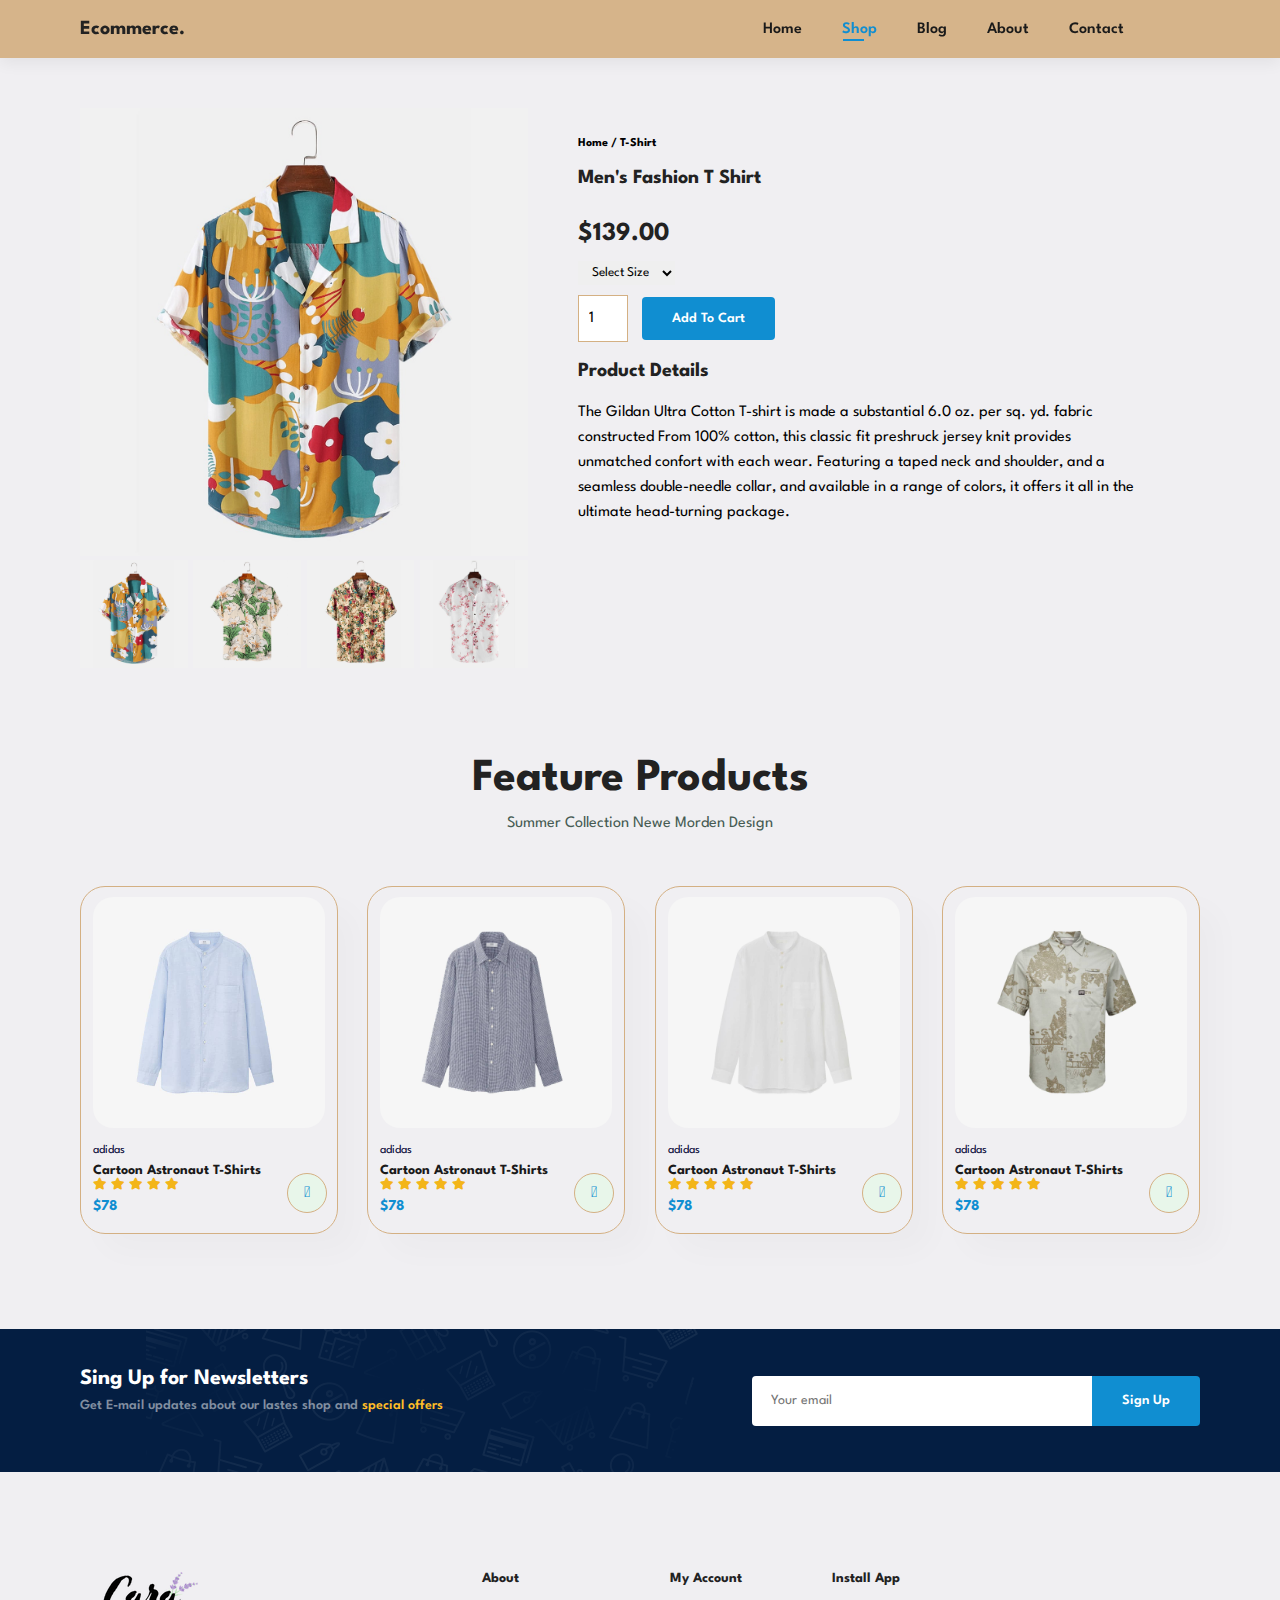
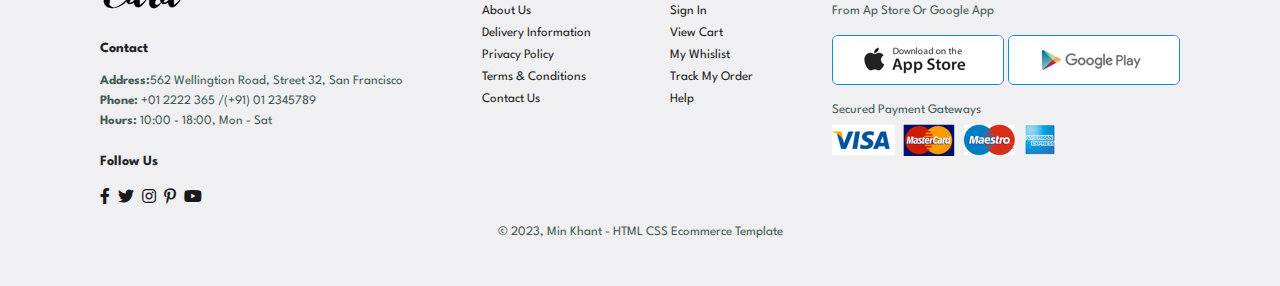
<file: sproduct.html>
<!DOCTYPE html>
<html lang="en">
<head>
    <meta charset="UTF-8">
    <meta name="viewport" content="width=device-width, initial-scale=1.0">
    <title>Ecommerce Website</title>

    <link rel="stylesheet" href="https://pro.fontawesome.com/releases/v5.10.0/css/all.css" />
    <link rel="stylesheet" href="style.css">
    <link rel="stylesheet" href="shop.css">
    <link rel="stylesheet" href="utilize.css">
    <link rel="stylesheet" href="responsive.css">
</head>
<body>
    <!-- Header or Navbar -->
    <section id="header" class="flex">
        <a href="#"><h4>Ecommerce.</h4></a>

        <div>
            <ul id="navbar" class="flex">
                <li><a  href="index.html">Home</a></li>
                <li><a class="active" href="shop.html">Shop</a></li>
                <li><a href="blog.html">Blog</a></li>
                <li><a href="about.html">About</a></li>
                <li><a href="contact.html">Contact</a></li>
                <li id="lg-bag"><a href="cart.html"><i class="far fa-shopping-bag"></i></a></li>
                <i class="far fa-times" id="close"></i>
            </ul>
        </div>
        
        <div id="mobile">
            <a href="cart.html"><i class="far fa-shopping-bag"></i></a>
            <i id="bar" class="fas fa-outdent"></i>
        </div>
    </section>


    <!-- Detail Product -->
    <section id="prodetails" class="section-p1">
        <div class="single-pro-image">
            <img id="main--image" src="img/products/f1.jpg" width="100%" alt="">

            <div class="small-img-group">
                <div class="small-img-col">
                    <img class="small-img" src="img/products/f1.jpg" width="100%" alt="">
                </div>
                <div class="small-img-col">
                    <img class="small-img" src="img/products/f2.jpg" width="100%" alt="">
                </div>
                <div class="small-img-col">
                    <img class="small-img" src="img/products/f3.jpg" width="100%" alt="">
                </div>
                <div class="small-img-col">
                    <img class="small-img" src="img/products/f4.jpg" width="100%" alt="">
                </div>
            </div>


        </div>


        <div class="single-pro-details">
            <h6>Home / T-Shirt</h6>
            <h4>Men's Fashion T Shirt</h4>
            <h2>$139.00</h2>

            <select>
                <option >Select Size</option>
                <option >XL</option>
                <option >XXL</option>
                <option >Small</option>
                <option >Large</option>
            </select>

            <input type="number" value="1">
            <button class="normal"> Add To Cart</button>
            <h4>Product Details</h4>
            <span>
                The Gildan Ultra Cotton T-shirt is made a substantial 6.0 oz. per sq. yd. fabric constructed From
                100% cotton, this classic fit 
                <span id="read-more-text">
                    preshruck jersey knit provides unmatched confort with each wear. Featuring a taped neck and
                    shoulder, and a seamless double-needle collar, and available in a range of colors, it offers it all in the ultimate
                    head-turning package.
                </span>
                <i id="read-more">read more...</i>
            </span>
        </div>
    </section>

     <!-- New Arrivals -->
     <section id="product1" class="section-p1">
        <h2>Feature Products</h2>
        <p>Summer Collection Newe Morden Design</p>

        <div class="pro-container">
            
            <div class="pro">
                <img src="img/products/n1.jpg" alt="">
                <div class="des">
                    <span>adidas</span>
                    <h5>Cartoon Astronaut T-Shirts</h5>
                    <div class="star">
                         <i class="fas fa-star"></i>
                         <i class="fas fa-star"></i>
                         <i class="fas fa-star"></i>
                         <i class="fas fa-star"></i>
                         <i class="fas fa-star"></i>
                    </div>
                    <h4>$78</h4>
                </div>
                <a href="#"><i class="fal fa-shopping-cart cart"></i></a>
            </div>
            <div class="pro">
                <img src="img/products/n2.jpg" alt="">
                <div class="des">
                    <span>adidas</span>
                    <h5>Cartoon Astronaut T-Shirts</h5>
                    <div class="star">
                         <i class="fas fa-star"></i>
                         <i class="fas fa-star"></i>
                         <i class="fas fa-star"></i>
                         <i class="fas fa-star"></i>
                         <i class="fas fa-star"></i>
                    </div>
                    <h4>$78</h4>
                </div>
                <a href="#"><i class="fal fa-shopping-cart cart"></i></a>
            </div>
            <div class="pro">
                <img src="img/products/n3.jpg" alt="">
                <div class="des">
                    <span>adidas</span>
                    <h5>Cartoon Astronaut T-Shirts</h5>
                    <div class="star">
                         <i class="fas fa-star"></i>
                         <i class="fas fa-star"></i>
                         <i class="fas fa-star"></i>
                         <i class="fas fa-star"></i>
                         <i class="fas fa-star"></i>
                    </div>
                    <h4>$78</h4>
                </div>
                <a href="#"><i class="fal fa-shopping-cart cart"></i></a>
            </div>
            <div class="pro">
                <img src="img/products/n4.jpg" alt="">
                <div class="des">
                    <span>adidas</span>
                    <h5>Cartoon Astronaut T-Shirts</h5>
                    <div class="star">
                         <i class="fas fa-star"></i>
                         <i class="fas fa-star"></i>
                         <i class="fas fa-star"></i>
                         <i class="fas fa-star"></i>
                         <i class="fas fa-star"></i>
                    </div>
                    <h4>$78</h4>
                </div>
                <a href="#"><i class="fal fa-shopping-cart cart"></i></a>
            </div>
            
        </div>
       
    </section>

    <!-- Newsletter -->
    <section id="newsletter" class="section-p1 section-m1">
        <div class="newstext">
            <h4>Sing Up for Newsletters</h4>
            <p>Get E-mail updates about our lastes shop and <span>special offers</span></p>
        </div>
        <div class="form">
            <input type="text" placeholder="Your email  ">
            <button class="normal">Sign Up</button>
        </div>
    </section>


    <footer class="section-p1">
        <div class="col">
            <img class="logo" src="img/logo.png" alt="">
            <h4>Contact</h4>
            <p> <strong>Address:</strong>562 Wellingtion Road, Street 32, San Francisco</p>
            <p> <strong>Phone:</strong> +01 2222 365 /(+91) 01 2345789</p>
            <p> <strong>Hours: </strong> 10:00 - 18:00, Mon - Sat</p>

            <div class="follow">
                <h4>Follow Us</h4>
                <div class="icon">
                    <i class="fab fa-facebook-f"></i>
                    <i class="fab fa-twitter"></i>
                    <i class="fab fa-instagram"></i>
                    <i class="fab fa-pinterest-p"></i>
                    <i class="fab fa-youtube"></i>
                </div>
            </div>
        </div>

        <div class="col">
            <h4>About</h4>
            <a href="#">About Us</a>
            <a href="#">Delivery Information</a>
            <a href="#">Privacy Policy</a>
            <a href="#">Terms & Conditions</a>
            <a href="#">Contact Us</a>
        </div>

        <div class="col">
            <h4>My Account</h4>
            <a href="#">Sign In</a>
            <a href="#">View Cart</a>
            <a href="#">My Whislist</a>
            <a href="#">Track My Order</a>
            <a href="#">Help</a>
        </div>

        <div class="col install">
            <h4>Install App</h4>
            <p>From Ap Store Or Google App</p>
            <div class="row">
                <img src="img/pay/app.jpg" alt="">
                <img src="img//pay/play.jpg" alt="">
            </div>
            <p>Secured Payment Gateways</p>
            <img src="img/pay/pay.png" alt="">
        </div>

        <div class="copyright">
            <p>© 2023, Min Khant - HTML CSS Ecommerce Template</p>
        </div>

    </footer>

    <script src="script.js"></script>
</body>
</html>
</file>
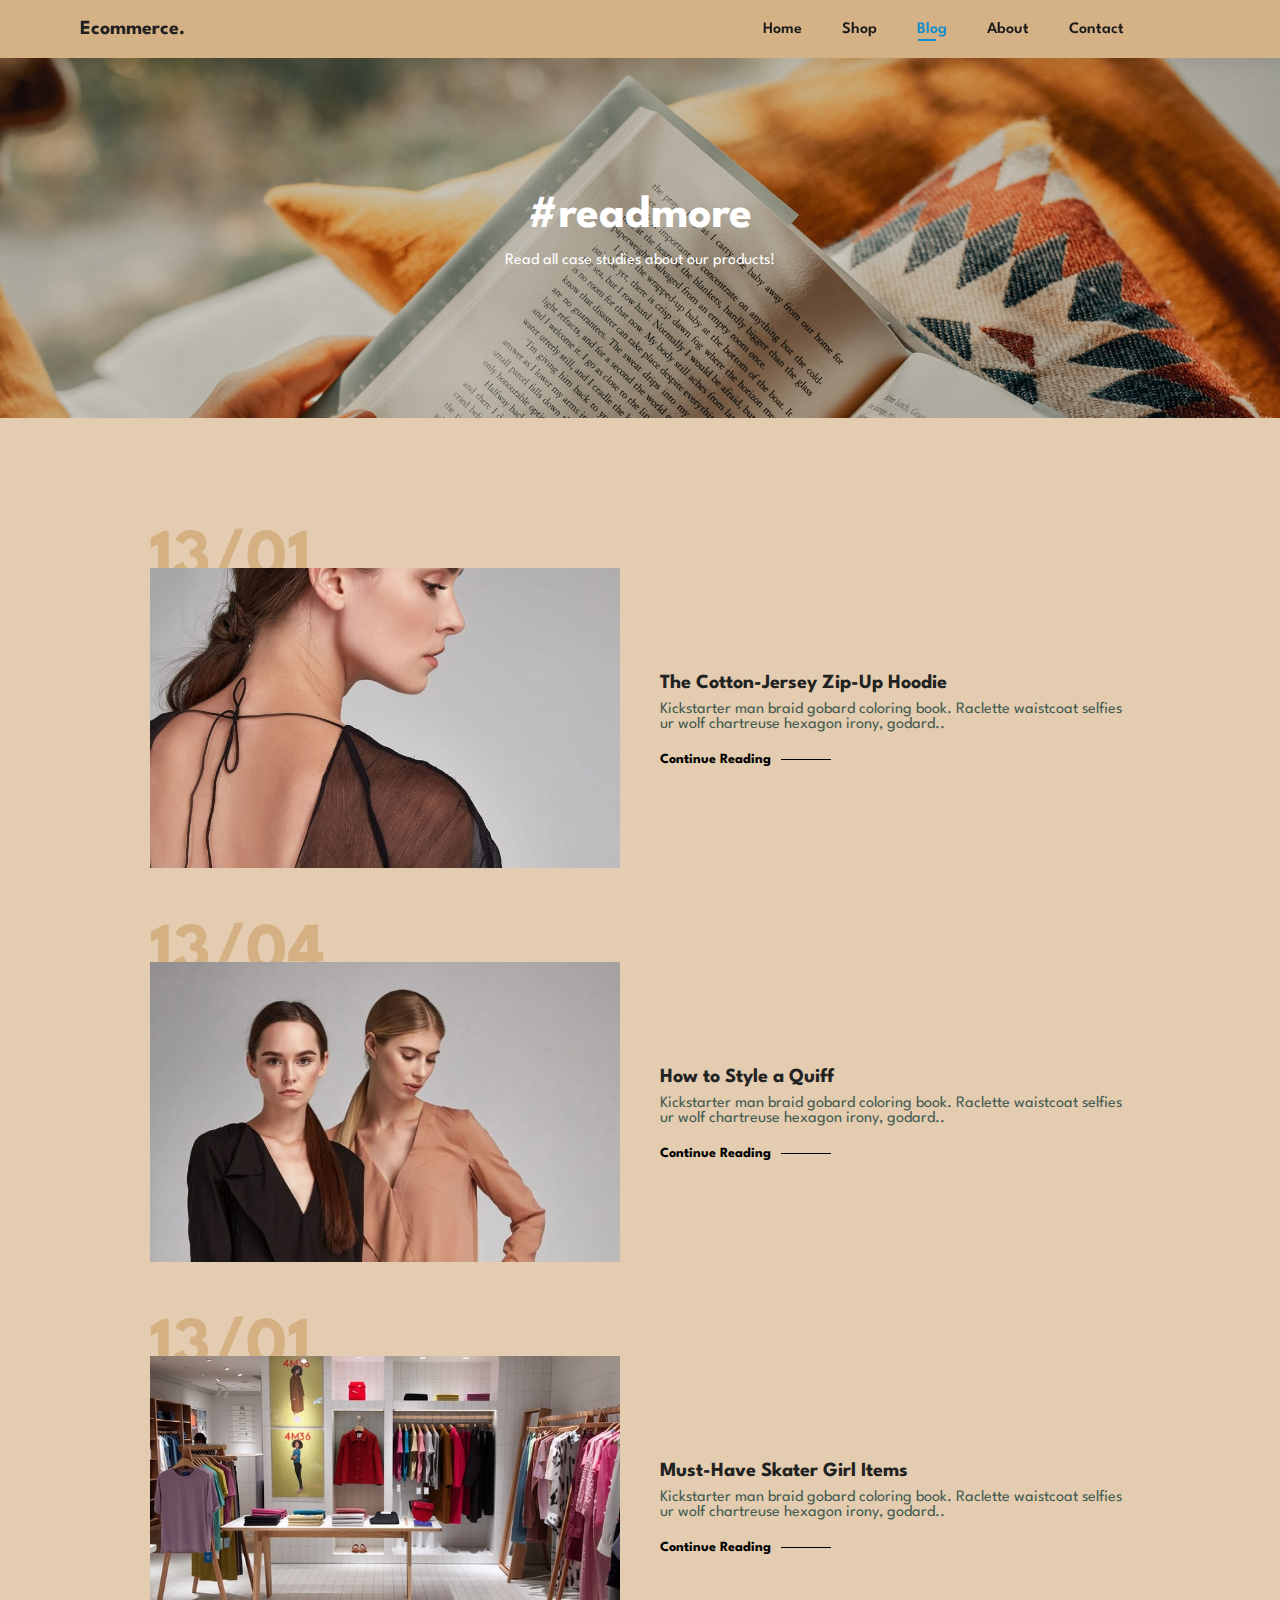
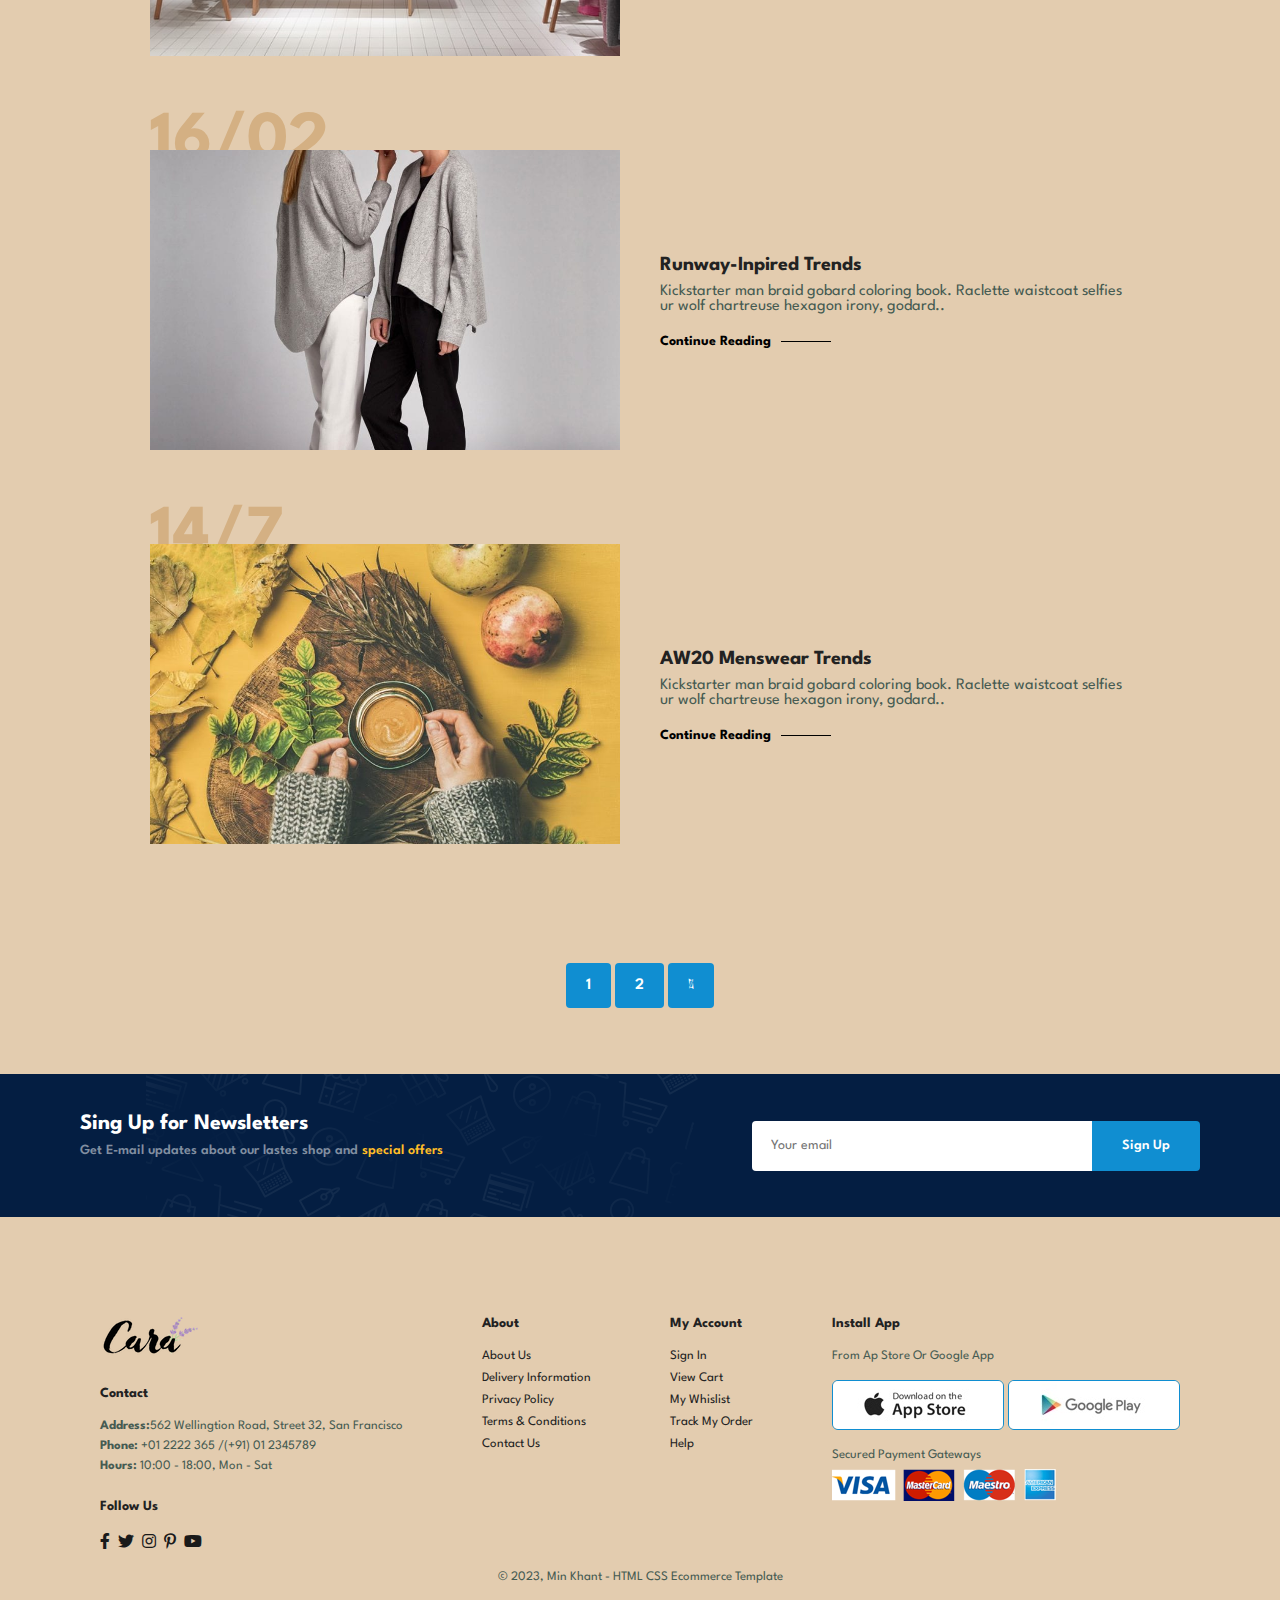
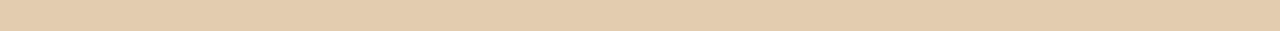
<file: blog/blog.html>
<!DOCTYPE html>
<html lang="en">
<head>
    <meta charset="UTF-8">
    <meta name="viewport" content="width=device-width, initial-scale=1.0">
    <title>Ecommerce Website</title>

    <link rel="stylesheet" href="https://pro.fontawesome.com/releases/v5.10.0/css/all.css" />
    <link rel="stylesheet" href="../style.css">
    <link rel="stylesheet" href="../utilize.css">
    <link rel="stylesheet" href="../shop/shop.css">
    <link rel="stylesheet" href="../blog/blog.css">
    <link rel="stylesheet" href="../about/about.css">
    <link rel="stylesheet" href="../contact/contact.css">

    <link rel="stylesheet" href="../responsive.css">
    <style>
        body {
            background-color: rgba(212, 176, 131, 0.644);
        }
    </style>
</head>
<body>
    <!-- Header or Navbar -->
    <section id="header" class="flex">
        <a href="../index.html"><h4>Ecommerce.</h4></a>

        <div>
            <ul id="navbar" class="flex">
                <li><a  href="../index.html">Home</a></li>
                <li><a  href="../shop/shop.html">Shop</a></li>
                <li><a class="active" href="../blog/blog.html">Blog</a></li>
                <li><a href="../about/about.html">About</a></li>
                <li><a  href="../contact/contact.html">Contact</a></li>
                <li id="lg-bag"><a href="../cart/cart.html"><i class="far fa-shopping-bag"></i></a></li>
                <i class="far fa-times" id="close"></i>
            </ul>
        </div>
        
        <div id="mobile">
            <a href="../cart/cart.html"><i class="far fa-shopping-bag"></i></a>
            <i id="bar" class="fas fa-outdent"></i>
        </div>
    </section>

    <!-- Hero Section -->
    <section id="page-header" class="blog-header flex section-p1">
        <h2>#readmore</h2>
        <p>Read all case studies about our products!</p>
    </section>

    <!-- Blog Section -->
    <section id="blog">
        <div class="blog-box flex">
            <div class="blog-img">
                <img src="../img/blog/b1.jpg" alt="">
            </div>

            <div class="blog-details">
                <h4>The Cotton-Jersey Zip-Up Hoodie</h4>
                <p>
                    Kickstarter man braid gobard coloring book.
                    Raclette waistcoat selfies ur wolf chartreuse 
                    hexagon irony, godard..
                </p>
                <a href="#">Continue Reading</a>
            </div>

            <h1>13/01</h1>

        </div>
        
        <div class="blog-box flex">
            <div class="blog-img">
                <img src="../img/blog/b2.jpg" alt="">
            </div>

            <div class="blog-details">
                <h4>How to Style a Quiff</h4>
                <p>
                    Kickstarter man braid gobard coloring book.
                    Raclette waistcoat selfies ur wolf chartreuse 
                    hexagon irony, godard..
                </p>
                <a href="#">Continue Reading</a>
            </div>

            <h1>13/04</h1>

        </div>

        <div class="blog-box flex">
            <div class="blog-img">
                <img src="../img/blog/b3.jpg" alt="">
            </div>

            <div class="blog-details">
                <h4>Must-Have Skater Girl Items</h4>
                <p>
                    Kickstarter man braid gobard coloring book.
                    Raclette waistcoat selfies ur wolf chartreuse 
                    hexagon irony, godard..
                </p>
                <a href="#">Continue Reading</a>
            </div>

            <h1>13/01</h1>

        </div>

        <div class="blog-box flex">
            <div class="blog-img">
                <img src="../img/blog/b4.jpg" alt="">
            </div>

            <div class="blog-details">
                <h4>Runway-Inpired Trends</h4>
                <p>
                    Kickstarter man braid gobard coloring book.
                    Raclette waistcoat selfies ur wolf chartreuse 
                    hexagon irony, godard..
                </p>
                <a href="#">Continue Reading</a>
            </div>

            <h1>16/02</h1>

        </div>

        <div class="blog-box flex">
            <div class="blog-img">
                <img src="../img/blog/b6.jpg" alt="">
            </div>

            <div class="blog-details">
                <h4>AW20 Menswear Trends</h4>
                <p>
                    Kickstarter man braid gobard coloring book.
                    Raclette waistcoat selfies ur wolf chartreuse 
                    hexagon irony, godard..
                </p>
                <a href="#">Continue Reading</a>
            </div>

            <h1>14/7</h1>

        </div>
    </section>



    <!-- pagination bar -->
    <section id="pagination" class="section-p1">
        <a href="#">1</a>
        <a href="#">2</a>
        <a href="#"><i class="fal fa-long-arrow-alt-right"></i></a>
    </section>

    <!-- Newsletter -->
    <section id="newsletter" class="section-p1 section-m1">
        <div class="newstext">
            <h4>Sing Up for Newsletters</h4>
            <p>Get E-mail updates about our lastes shop and <span>special offers</span></p>
        </div>
        <div class="form">
            <input type="text" placeholder="Your email  ">
            <button class="normal">Sign Up</button>
        </div>
    </section>

    <footer class="section-p1">
        <div class="col">
            <img class="logo" src="../img/logo.png" alt="">
            <h4>Contact</h4>
            <p> <strong>Address:</strong>562 Wellingtion Road, Street 32, San Francisco</p>
            <p> <strong>Phone:</strong> +01 2222 365 /(+91) 01 2345789</p>
            <p> <strong>Hours: </strong> 10:00 - 18:00, Mon - Sat</p>

            <div class="follow">
                <h4>Follow Us</h4>
                <div class="icon">
                    <i class="fab fa-facebook-f"></i>
                    <i class="fab fa-twitter"></i>
                    <i class="fab fa-instagram"></i>
                    <i class="fab fa-pinterest-p"></i>
                    <i class="fab fa-youtube"></i>
                </div>
            </div>
        </div>

        <div class="col">
            <h4>About</h4>
            <a href="#">About Us</a>
            <a href="#">Delivery Information</a>
            <a href="#">Privacy Policy</a>
            <a href="#">Terms & Conditions</a>
            <a href="#">Contact Us</a>
        </div>

        <div class="col">
            <h4>My Account</h4>
            <a href="#">Sign In</a>
            <a href="#">View Cart</a>
            <a href="#">My Whislist</a>
            <a href="#">Track My Order</a>
            <a href="#">Help</a>
        </div>

        <div class="col install">
            <h4>Install App</h4>
            <p>From Ap Store Or Google App</p>
            <div class="row">
                <img src="../img/pay/app.jpg" alt="">
                <img src="../img//pay/play.jpg" alt="">
            </div>
            <p>Secured Payment Gateways</p>
            <img src="../img/pay/pay.png" alt="">
        </div>

        <div class="copyright">
            <p>© 2023, Min Khant - HTML CSS Ecommerce Template</p>
        </div>

    </footer>

    <script src="../script.js"></script>
</body>
</html>
</file>
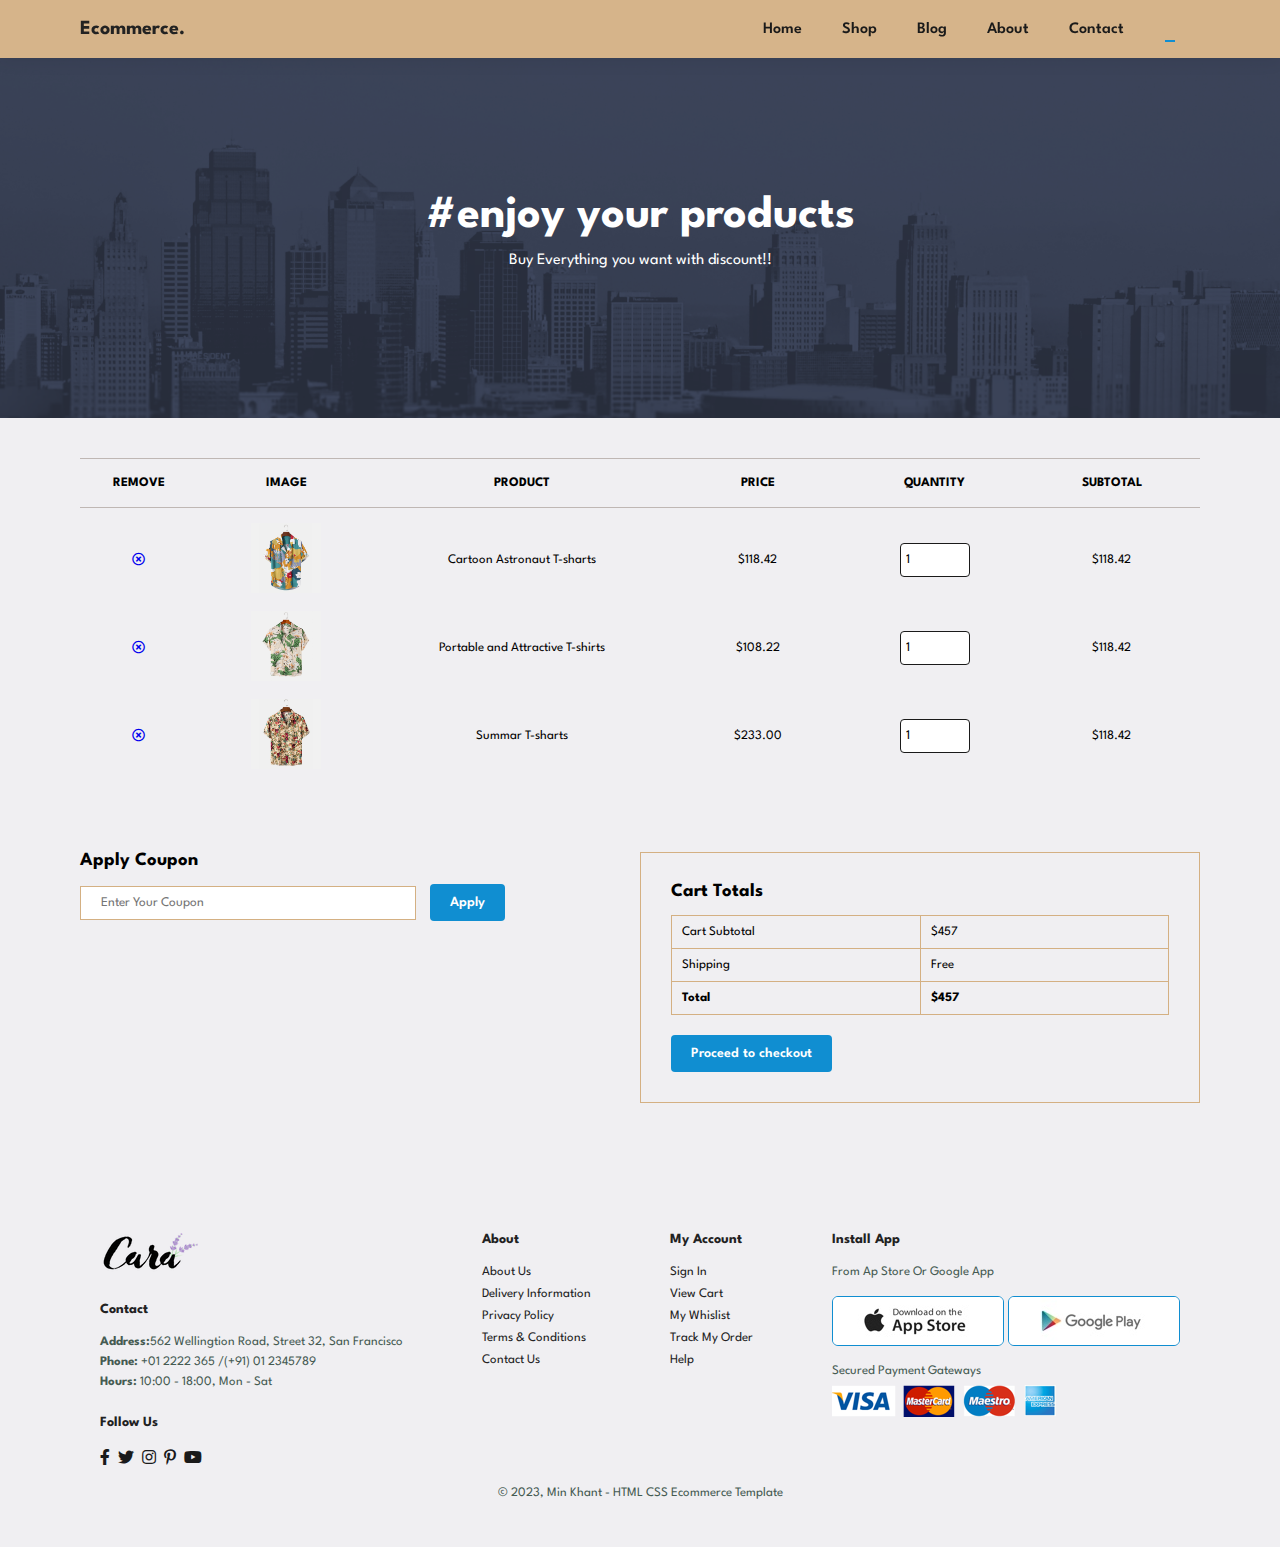
<file: cart/cart.html>
<!DOCTYPE html>
<html lang="en">
<head>
    <meta charset="UTF-8">
    <meta name="viewport" content="width=device-width, initial-scale=1.0">
    <title>Ecommerce Website</title>
    <link rel="stylesheet" href="https://pro.fontawesome.com/releases/v5.10.0/css/all.css" />
    <link rel="stylesheet" href="../style.css">
    <link rel="stylesheet" href="../utilize.css">
    <link rel="stylesheet" href="../shop/shop.css">
    <link rel="stylesheet" href="../blog/blog.css">
    <link rel="stylesheet" href="../about/about.css">
    <link rel="stylesheet" href="../contact/contact.css">
    <link rel="stylesheet" href="../cart/cart.css">

    <link rel="stylesheet" href="../responsive.css">
</head>
<body>
    <!-- Header or Navbar -->
    <section id="header" class="flex">
        <a href="../index.html"><h4>Ecommerce.</h4></a>

        <div>
            <ul id="navbar" class="flex">
                <li><a  href="../index.html">Home</a></li>
                <li><a  href="../shop/shop.html">Shop</a></li>
                <li><a href="../blog/blog.html">Blog</a></li>
                <li><a href="../about/about.html">About</a></li>
                <li><a  href="../contact/contact.html">Contact</a></li>
                <li id="lg-bag"><a class="active" href="../cart/cart.html"><i class="far fa-shopping-bag"></i></a></li>
                <i class="far fa-times" id="close"></i>
            </ul>
        </div>
        
        <div id="mobile">
            <a href="../cart/cart.html"><i class="far fa-shopping-bag"></i></a>
            <i id="bar" class="fas fa-outdent"></i>
        </div>
    </section>

    <!-- Hero Section -->
    <section id="page-header" class="about-header flex section-p1">
        <h2>#enjoy your products</h2>
        <p>Buy Everything you want with discount!!</p>
    </section>

    <section id="cart" class="section-p1">
        <table >
            <thead>
                <tr>
                    <td>Remove</td>
                    <td>Image</td>
                    <td>Product</td>
                    <td>Price</td>
                    <td>Quantity</td>
                    <td>Subtotal</td>
                </tr>
            </thead>

            <tbody>
                <tr>
                    <td>
                        <a href="#">
                            <i class="far fa-times-circle"></i>
                        </a>
                    </td>
                    <td>
                        <img src="../img/products/f1.jpg" alt="">
                    </td>
                    <td>
                        Cartoon Astronaut T-sharts
                    </td>
                    <td>$118.42</td>
                    <td><input type="number" value="1"></td>
                    <td>$118.42</td>
                </tr>
                <tr>
                    <td>
                        <a href="#">
                            <i class="far fa-times-circle"></i>
                        </a>
                    </td>
                    <td>
                        <img src="../img/products/f2.jpg" alt="">
                    </td>
                    <td>
                        Portable and Attractive T-shirts
                    </td>
                    <td>$108.22</td>
                    <td><input type="number" value="1"></td>
                    <td>$118.42</td>
                </tr>
                <tr>
                    <td>
                        <a href="#">
                            <i class="far fa-times-circle"></i>
                        </a>
                    </td>
                    <td>
                        <img src="../img/products/f3.jpg" alt="">
                    </td>
                    <td>
                        Summar T-sharts
                    </td>
                    <td>$233.00</td>
                    <td><input type="number" value="1"></td>
                    <td>$118.42</td>
                </tr>
            </tbody>

        </table>
    </section>

    <section id="cart-add" class="section-p1">
        <div id="coupon">
            <h3>Apply Coupon</h3>
            <div class="">
                <input type="text" placeholder="Enter Your Coupon">
                <button class="normal">Apply</button>
            </div>
        </div>

        <div id="subtotal">
            <h3>Cart Totals</h3>
            <table>
                <tr>
                    <td>Cart Subtotal</td>
                    <td>$457</td>
                </tr>
                <tr>
                    <td>Shipping</td>
                    <td>Free</td>
                </tr>
                <tr>
                    <td><strong>Total</strong></td>
                    <td><strong>$457</strong></td>
                </tr>
            </table>
            <button class="normal">Proceed to checkout</button>
        </div>

    </section>
 



    <footer class="section-p1">
        <div class="col">
            <img class="logo" src="../img/logo.png" alt="">
            <h4>Contact</h4>
            <p> <strong>Address:</strong>562 Wellingtion Road, Street 32, San Francisco</p>
            <p> <strong>Phone:</strong> +01 2222 365 /(+91) 01 2345789</p>
            <p> <strong>Hours: </strong> 10:00 - 18:00, Mon - Sat</p>

            <div class="follow">
                <h4>Follow Us</h4>
                <div class="icon">
                    <i class="fab fa-facebook-f"></i>
                    <i class="fab fa-twitter"></i>
                    <i class="fab fa-instagram"></i>
                    <i class="fab fa-pinterest-p"></i>
                    <i class="fab fa-youtube"></i>
                </div>
            </div>
        </div>

        <div class="col">
            <h4>About</h4>
            <a href="#">About Us</a>
            <a href="#">Delivery Information</a>
            <a href="#">Privacy Policy</a>
            <a href="#">Terms & Conditions</a>
            <a href="#">Contact Us</a>
        </div>

        <div class="col">
            <h4>My Account</h4>
            <a href="#">Sign In</a>
            <a href="#">View Cart</a>
            <a href="#">My Whislist</a>
            <a href="#">Track My Order</a>
            <a href="#">Help</a>
        </div>

        <div class="col install">
            <h4>Install App</h4>
            <p>From Ap Store Or Google App</p>
            <div class="row">
                <img src="../img/pay/app.jpg" alt="">
                <img src="../img//pay/play.jpg" alt="">
            </div>
            <p>Secured Payment Gateways</p>
            <img src="../img/pay/pay.png" alt="">
        </div>

        <div class="copyright">
            <p>© 2023, Min Khant - HTML CSS Ecommerce Template</p>
        </div>

    </footer>

    <script src="../script.js"></script>
</body>
</html>
</file>
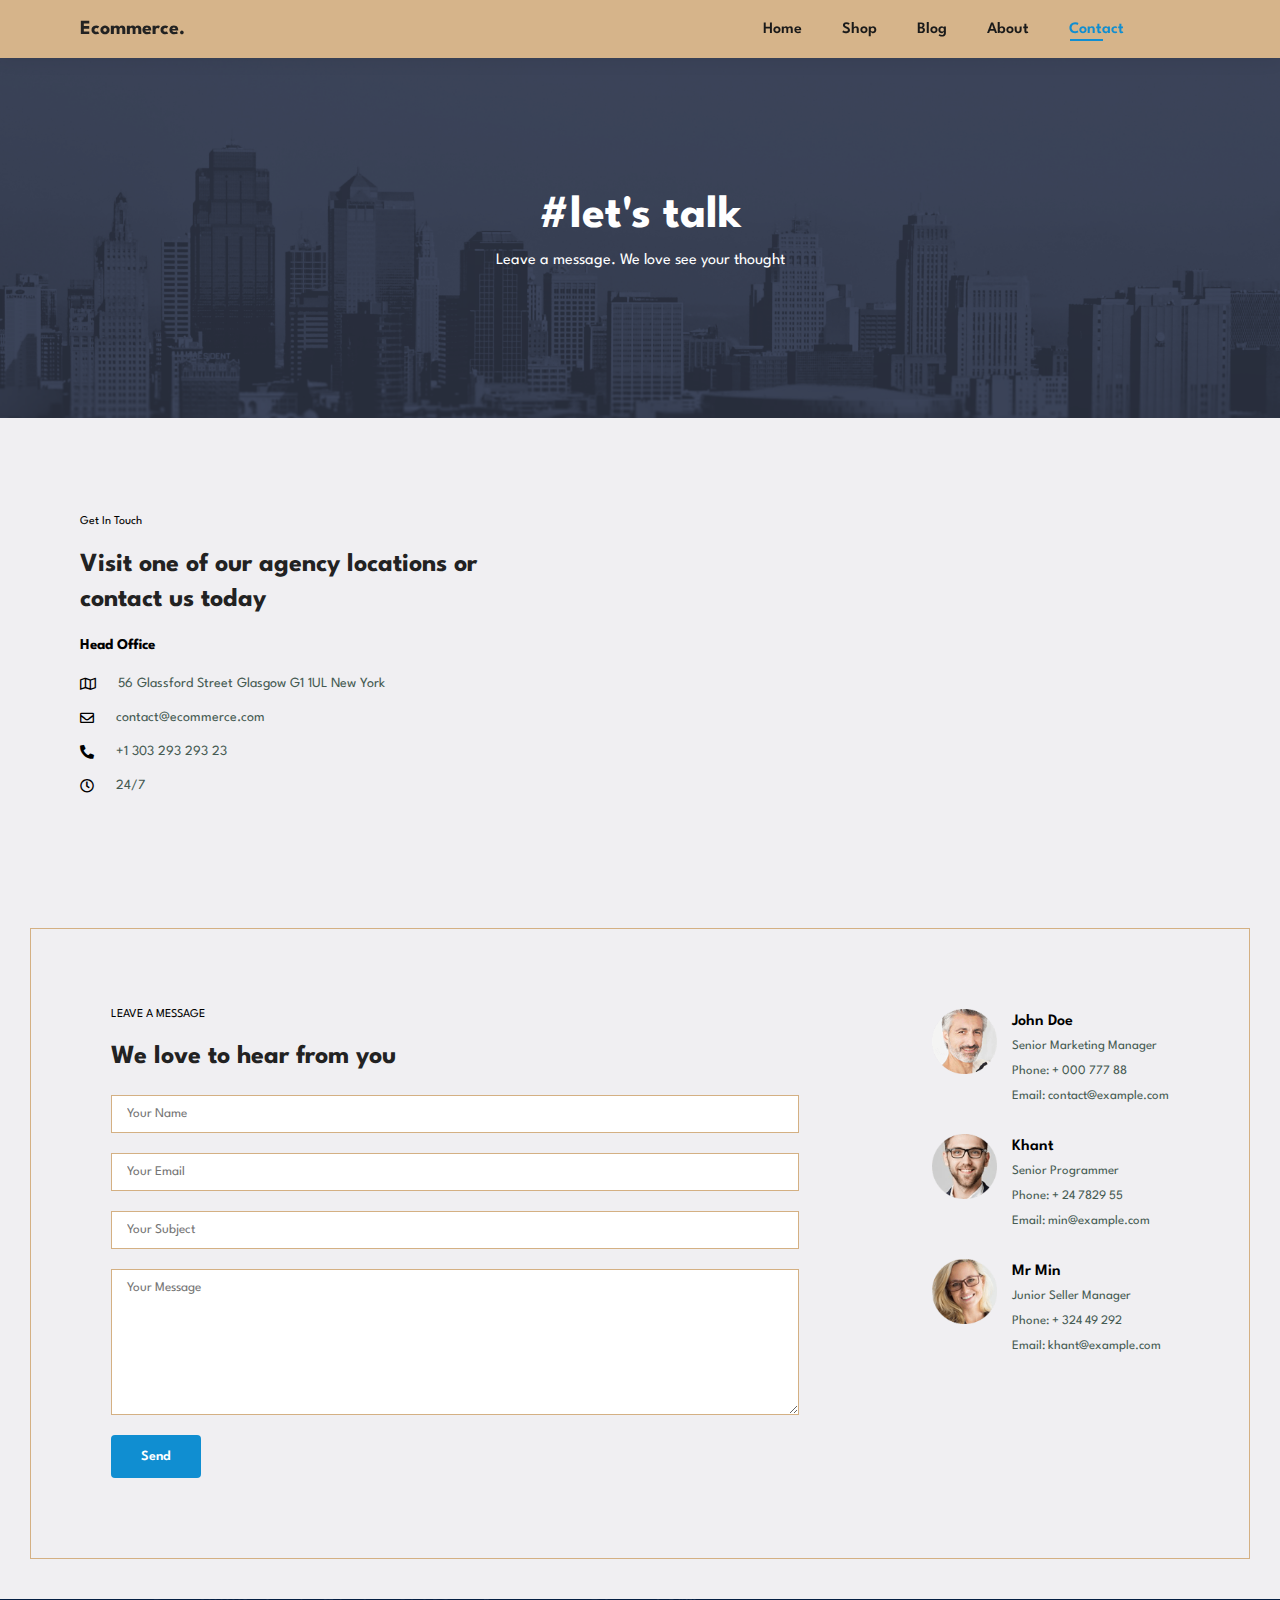
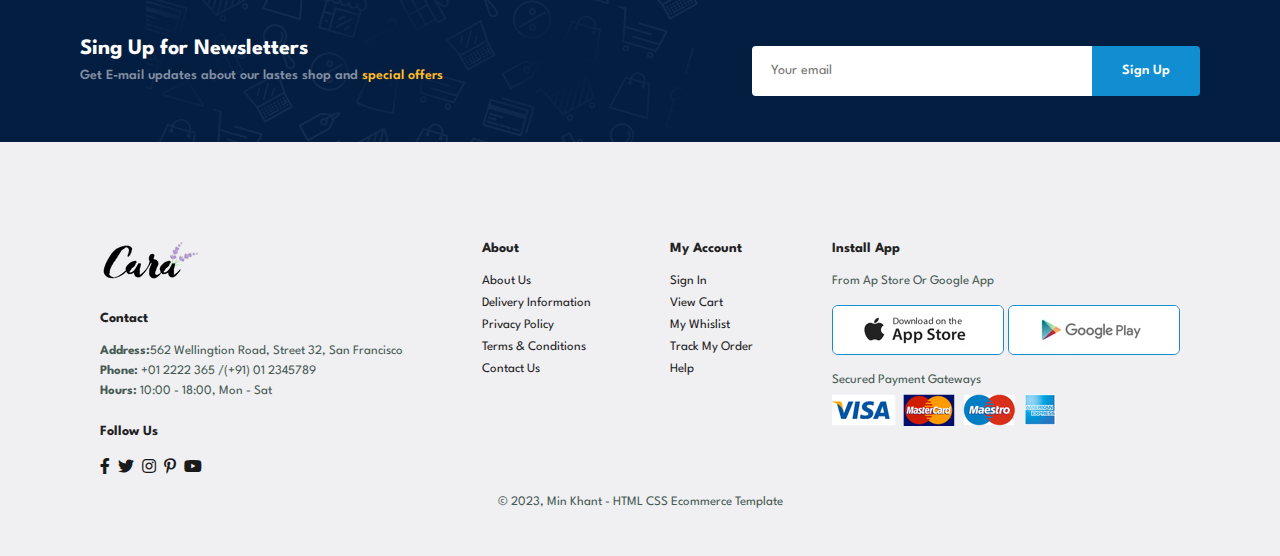
<file: contact/contact.html>
<!DOCTYPE html>
<html lang="en">
<head>
    <meta charset="UTF-8">
    <meta name="viewport" content="width=device-width, initial-scale=1.0">
    <title>Ecommerce Website</title>
    <link rel="stylesheet" href="https://pro.fontawesome.com/releases/v5.10.0/css/all.css" />
    <link rel="stylesheet" href="../style.css">
    <link rel="stylesheet" href="../utilize.css">
    <link rel="stylesheet" href="../shop/shop.css">
    <link rel="stylesheet" href="../blog/blog.css">
    <link rel="stylesheet" href="../about/about.css">
    <link rel="stylesheet" href="../contact/contact.css">

    <link rel="stylesheet" href="../responsive.css">
</head>
<body>
    <!-- Header or Navbar -->
    <section id="header" class="flex">
        <a href="../index.html"><h4>Ecommerce.</h4></a>

        <div>
            <ul id="navbar" class="flex">
                <li><a  href="../index.html">Home</a></li>
                <li><a  href="../shop/shop.html">Shop</a></li>
                <li><a href="../blog/blog.html">Blog</a></li>
                <li><a href="../about/about.html">About</a></li>
                <li><a class="active" href="../contact/contact.html">Contact</a></li>
                <li id="lg-bag"><a href="../cart/cart.html"><i class="far fa-shopping-bag"></i></a></li>
                <i class="far fa-times" id="close"></i>
            </ul>
        </div>
        
        <div id="mobile">
            <a href="../cart/cart.html"><i class="far fa-shopping-bag"></i></a>
            <i id="bar" class="fas fa-outdent"></i>
        </div>
    </section>

    <!-- Hero Section -->
    <section id="page-header" class="about-header flex section-p1">
        <h2>#let's talk</h2>
        <p>Leave a message. We love see your thought </p>
    </section>

    <!-- Contact and map  -->
    <section id="contact-details" class="flex section-p1">
        <div class="details">
            <span>Get In Touch</span>
            <h2>Visit one of our agency locations or contact us today</h2>
            <h3>Head Office</h3>

            <ul>
                <li >
                    <i class="far fa-map"></i>
                    <p>56 Glassford Street Glasgow G1 1UL New York</p>
                </li>
                <li>
                    <i class="far fa-envelope"></i>
                    <p>contact@ecommerce.com</p>
                </li>
                <li>
                    <i class="fas fa-phone-alt"></i>
                    <p>+1 303 293 293 23</p>
                </li>
                <li>
                    <i class="far fa-clock"></i>
                    <p>24/7 </p>
                </li>
            </ul>
        </div>
        <div class="map">
            <iframe src="https://www.google.com/maps/embed?pb=!1m18!1m12!1m3!1d50808844.15472729!2d-155.1698532!3d38.9896265!2m3!1f0!2f0!3f0!3m2!1i1024!2i768!4f13.1!3m3!1m2!1s0x548289a6c92bcd73%3A0x62dda04a4b7d8946!2sBoathouse!5e0!3m2!1sen!2smm!4v1691919083543!5m2!1sen!2smm" width="600" height="450" style="border:0;" allowfullscreen="" loading="lazy" referrerpolicy="no-referrer-when-downgrade"></iframe>
        </div>
    </section>

    <!-- Contact form  -->
    <section id="form-details">
        <form action="">
            <span>LEAVE A MESSAGE</span>
            <h2>We love to hear from you</h2>
            <input type="text" placeholder="Your Name">
            <input type="text" placeholder="Your Email">
            <input type="text" placeholder="Your Subject">
            <textarea cols="30" rows="10" placeholder="Your Message"></textarea>
            <button class="normal">Send</button>
        </form>

        <div class="people">
            <div class="">
                <img src="../img/people/1.png" alt="">
                <p>
                    <span>John Doe</span>
                    Senior Marketing Manager <br>
                    Phone: + 000 777 88 <br>
                    Email: contact@example.com
                </p>
            </div>
            <div class="">
                <img src="../img/people/2.png" alt="">
                <p>
                    <span>Khant</span>
                    Senior Programmer <br>
                    Phone: + 24 7829 55 <br>
                    Email: min@example.com
                </p>
            </div>
            <div class="">
                <img src="../img/people/3.png" alt="">
                <p>
                    <span>Mr Min</span>
                    Junior Seller Manager <br>
                    Phone: + 324 49 292 <br>
                    Email: khant@example.com
                </p>
            </div>
        </div>

    </section>



     <!-- Newsletter -->
     <section id="newsletter" class="section-p1 section-m1">
        <div class="newstext">
            <h4>Sing Up for Newsletters</h4>
            <p>Get E-mail updates about our lastes shop and <span>special offers</span></p>
        </div>
        <div class="form">
            <input type="text" placeholder="Your email  ">
            <button class="normal">Sign Up</button>
        </div>
    </section>

    <footer class="section-p1">
        <div class="col">
            <img class="logo" src="../img/logo.png" alt="">
            <h4>Contact</h4>
            <p> <strong>Address:</strong>562 Wellingtion Road, Street 32, San Francisco</p>
            <p> <strong>Phone:</strong> +01 2222 365 /(+91) 01 2345789</p>
            <p> <strong>Hours: </strong> 10:00 - 18:00, Mon - Sat</p>

            <div class="follow">
                <h4>Follow Us</h4>
                <div class="icon">
                    <i class="fab fa-facebook-f"></i>
                    <i class="fab fa-twitter"></i>
                    <i class="fab fa-instagram"></i>
                    <i class="fab fa-pinterest-p"></i>
                    <i class="fab fa-youtube"></i>
                </div>
            </div>
        </div>

        <div class="col">
            <h4>About</h4>
            <a href="#">About Us</a>
            <a href="#">Delivery Information</a>
            <a href="#">Privacy Policy</a>
            <a href="#">Terms & Conditions</a>
            <a href="#">Contact Us</a>
        </div>

        <div class="col">
            <h4>My Account</h4>
            <a href="#">Sign In</a>
            <a href="#">View Cart</a>
            <a href="#">My Whislist</a>
            <a href="#">Track My Order</a>
            <a href="#">Help</a>
        </div>

        <div class="col install">
            <h4>Install App</h4>
            <p>From Ap Store Or Google App</p>
            <div class="row">
                <img src="../img/pay/app.jpg" alt="">
                <img src="../img//pay/play.jpg" alt="">
            </div>
            <p>Secured Payment Gateways</p>
            <img src="../img/pay/pay.png" alt="">
        </div>

        <div class="copyright">
            <p>© 2023, Min Khant - HTML CSS Ecommerce Template</p>
        </div>

    </footer>

    <script src="../script.js"></script>
</body>
</html>
</file>
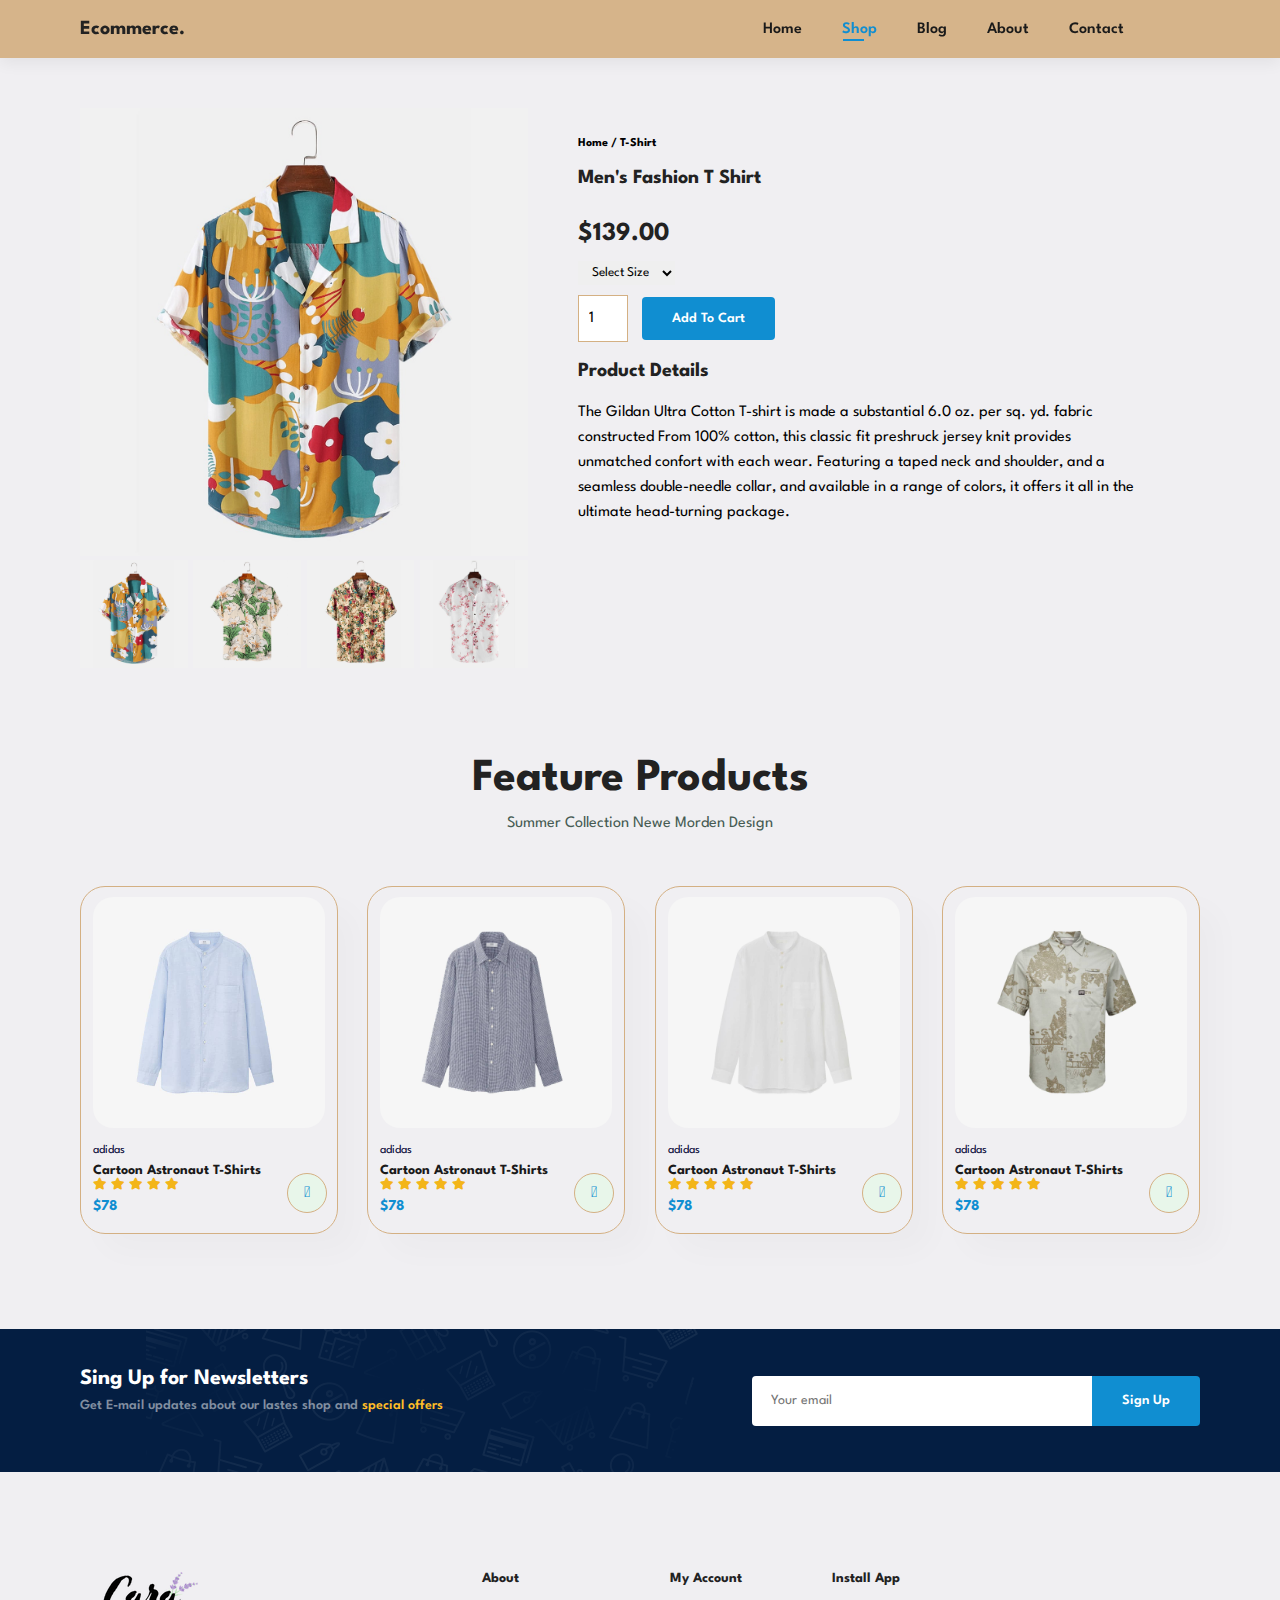
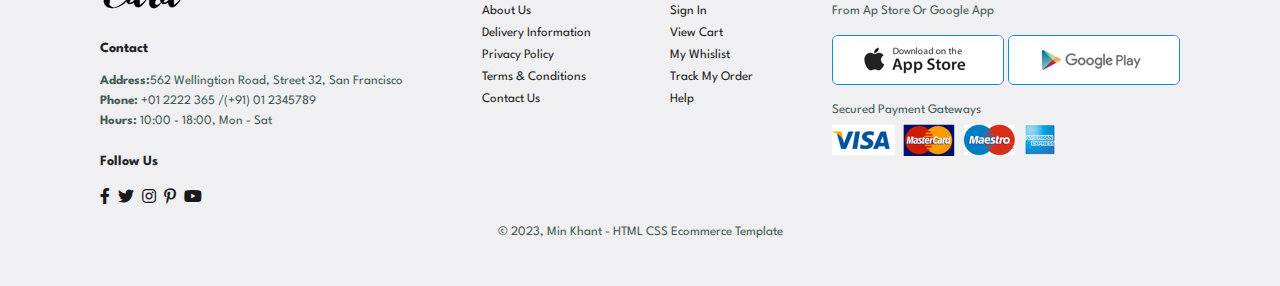
<file: product/sproduct.html>
<!DOCTYPE html>
<html lang="en">
<head>
    <meta charset="UTF-8">
    <meta name="viewport" content="width=device-width, initial-scale=1.0">
    <title>Ecommerce Website</title>

    <link rel="stylesheet" href="https://pro.fontawesome.com/releases/v5.10.0/css/all.css" />
    <link rel="stylesheet" href="../style.css">
    <link rel="stylesheet" href="../shop/shop.css">
    <link rel="stylesheet" href="../utilize.css">
    <link rel="stylesheet" href="../responsive.css">
</head>
<body>
    <!-- Header or Navbar -->
    <section id="header" class="flex">
        <a href="../index.html"><h4>Ecommerce.</h4></a>

        <div>
            <ul id="navbar" class="flex">
                <li><a  href="../index.html">Home</a></li>
                <li><a class="active" href="../shop/shop.html">Shop</a></li>
                <li><a href="../blog/blog.html">Blog</a></li>
                <li><a href="../about/about.html">About</a></li>
                <li><a href="../contact/contact.html">Contact</a></li>
                <li id="lg-bag"><a href="../cart/cart.html"><i class="far fa-shopping-bag"></i></a></li>
                <i class="far fa-times" id="close"></i>
            </ul>
        </div>
        
        <div id="mobile">
            <a href="../cart/cart.html"><i class="far fa-shopping-bag"></i></a>
            <i id="bar" class="fas fa-outdent"></i>
        </div>
    </section>


    <!-- Detail Product -->
    <section id="prodetails" class="section-p1">
        <div class="single-pro-image">
            <img id="main--image" src="../img/products/f1.jpg" width="100%" alt="">

            <div class="small-img-group">
                <div class="small-img-col">
                    <img class="small-img" src="../img/products/f1.jpg" width="100%" alt="">
                </div>
                <div class="small-img-col">
                    <img class="small-img" src="../img/products/f2.jpg" width="100%" alt="">
                </div>
                <div class="small-img-col">
                    <img class="small-img" src="../img/products/f3.jpg" width="100%" alt="">
                </div>
                <div class="small-img-col">
                    <img class="small-img" src="../img/products/f4.jpg" width="100%" alt="">
                </div>
            </div>


        </div>


        <div class="single-pro-details">
            <h6>Home / T-Shirt</h6>
            <h4>Men's Fashion T Shirt</h4>
            <h2>$139.00</h2>

            <select>
                <option >Select Size</option>
                <option >XL</option>
                <option >XXL</option>
                <option >Small</option>
                <option >Large</option>
            </select>

            <input type="number" value="1">
            <button class="normal"> Add To Cart</button>
            <h4>Product Details</h4>
            <span>
                The Gildan Ultra Cotton T-shirt is made a substantial 6.0 oz. per sq. yd. fabric constructed From
                100% cotton, this classic fit 
                <span id="read-more-text">
                    preshruck jersey knit provides unmatched confort with each wear. Featuring a taped neck and
                    shoulder, and a seamless double-needle collar, and available in a range of colors, it offers it all in the ultimate
                    head-turning package.
                </span>
                <i id="read-more">read more...</i>
            </span>
        </div>
    </section>

     <!-- New Arrivals -->
     <section id="product1" class="section-p1">
        <h2>Feature Products</h2>
        <p>Summer Collection Newe Morden Design</p>

        <div class="pro-container">
            
            <div class="pro">
                <img src="../img/products/n1.jpg" alt="">
                <div class="des">
                    <span>adidas</span>
                    <h5>Cartoon Astronaut T-Shirts</h5>
                    <div class="star">
                         <i class="fas fa-star"></i>
                         <i class="fas fa-star"></i>
                         <i class="fas fa-star"></i>
                         <i class="fas fa-star"></i>
                         <i class="fas fa-star"></i>
                    </div>
                    <h4>$78</h4>
                </div>
                <a href="#"><i class="fal fa-shopping-cart cart"></i></a>
            </div>
            <div class="pro">
                <img src="../img/products/n2.jpg" alt="">
                <div class="des">
                    <span>adidas</span>
                    <h5>Cartoon Astronaut T-Shirts</h5>
                    <div class="star">
                         <i class="fas fa-star"></i>
                         <i class="fas fa-star"></i>
                         <i class="fas fa-star"></i>
                         <i class="fas fa-star"></i>
                         <i class="fas fa-star"></i>
                    </div>
                    <h4>$78</h4>
                </div>
                <a href="#"><i class="fal fa-shopping-cart cart"></i></a>
            </div>
            <div class="pro">
                <img src="../img/products/n3.jpg" alt="">
                <div class="des">
                    <span>adidas</span>
                    <h5>Cartoon Astronaut T-Shirts</h5>
                    <div class="star">
                         <i class="fas fa-star"></i>
                         <i class="fas fa-star"></i>
                         <i class="fas fa-star"></i>
                         <i class="fas fa-star"></i>
                         <i class="fas fa-star"></i>
                    </div>
                    <h4>$78</h4>
                </div>
                <a href="#"><i class="fal fa-shopping-cart cart"></i></a>
            </div>
            <div class="pro">
                <img src="../img/products/n4.jpg" alt="">
                <div class="des">
                    <span>adidas</span>
                    <h5>Cartoon Astronaut T-Shirts</h5>
                    <div class="star">
                         <i class="fas fa-star"></i>
                         <i class="fas fa-star"></i>
                         <i class="fas fa-star"></i>
                         <i class="fas fa-star"></i>
                         <i class="fas fa-star"></i>
                    </div>
                    <h4>$78</h4>
                </div>
                <a href="#"><i class="fal fa-shopping-cart cart"></i></a>
            </div>
            
        </div>
       
    </section>

    <!-- Newsletter -->
    <section id="newsletter" class="section-p1 section-m1">
        <div class="newstext">
            <h4>Sing Up for Newsletters</h4>
            <p>Get E-mail updates about our lastes shop and <span>special offers</span></p>
        </div>
        <div class="form">
            <input type="text" placeholder="Your email  ">
            <button class="normal">Sign Up</button>
        </div>
    </section>


    <footer class="section-p1">
        <div class="col">
            <img class="logo" src="../img/logo.png" alt="">
            <h4>Contact</h4>
            <p> <strong>Address:</strong>562 Wellingtion Road, Street 32, San Francisco</p>
            <p> <strong>Phone:</strong> +01 2222 365 /(+91) 01 2345789</p>
            <p> <strong>Hours: </strong> 10:00 - 18:00, Mon - Sat</p>

            <div class="follow">
                <h4>Follow Us</h4>
                <div class="icon">
                    <i class="fab fa-facebook-f"></i>
                    <i class="fab fa-twitter"></i>
                    <i class="fab fa-instagram"></i>
                    <i class="fab fa-pinterest-p"></i>
                    <i class="fab fa-youtube"></i>
                </div>
            </div>
        </div>

        <div class="col">
            <h4>About</h4>
            <a href="#">About Us</a>
            <a href="#">Delivery Information</a>
            <a href="#">Privacy Policy</a>
            <a href="#">Terms & Conditions</a>
            <a href="#">Contact Us</a>
        </div>

        <div class="col">
            <h4>My Account</h4>
            <a href="#">Sign In</a>
            <a href="#">View Cart</a>
            <a href="#">My Whislist</a>
            <a href="#">Track My Order</a>
            <a href="#">Help</a>
        </div>

        <div class="col install">
            <h4>Install App</h4>
            <p>From Ap Store Or Google App</p>
            <div class="row">
                <img src="../img/pay/app.jpg" alt="">
                <img src="../img//pay/play.jpg" alt="">
            </div>
            <p>Secured Payment Gateways</p>
            <img src="../img/pay/pay.png" alt="">
        </div>

        <div class="copyright">
            <p>© 2023, Min Khant - HTML CSS Ecommerce Template</p>
        </div>

    </footer>

    <script src="../script.js"></script>
</body>
</html>
</file>
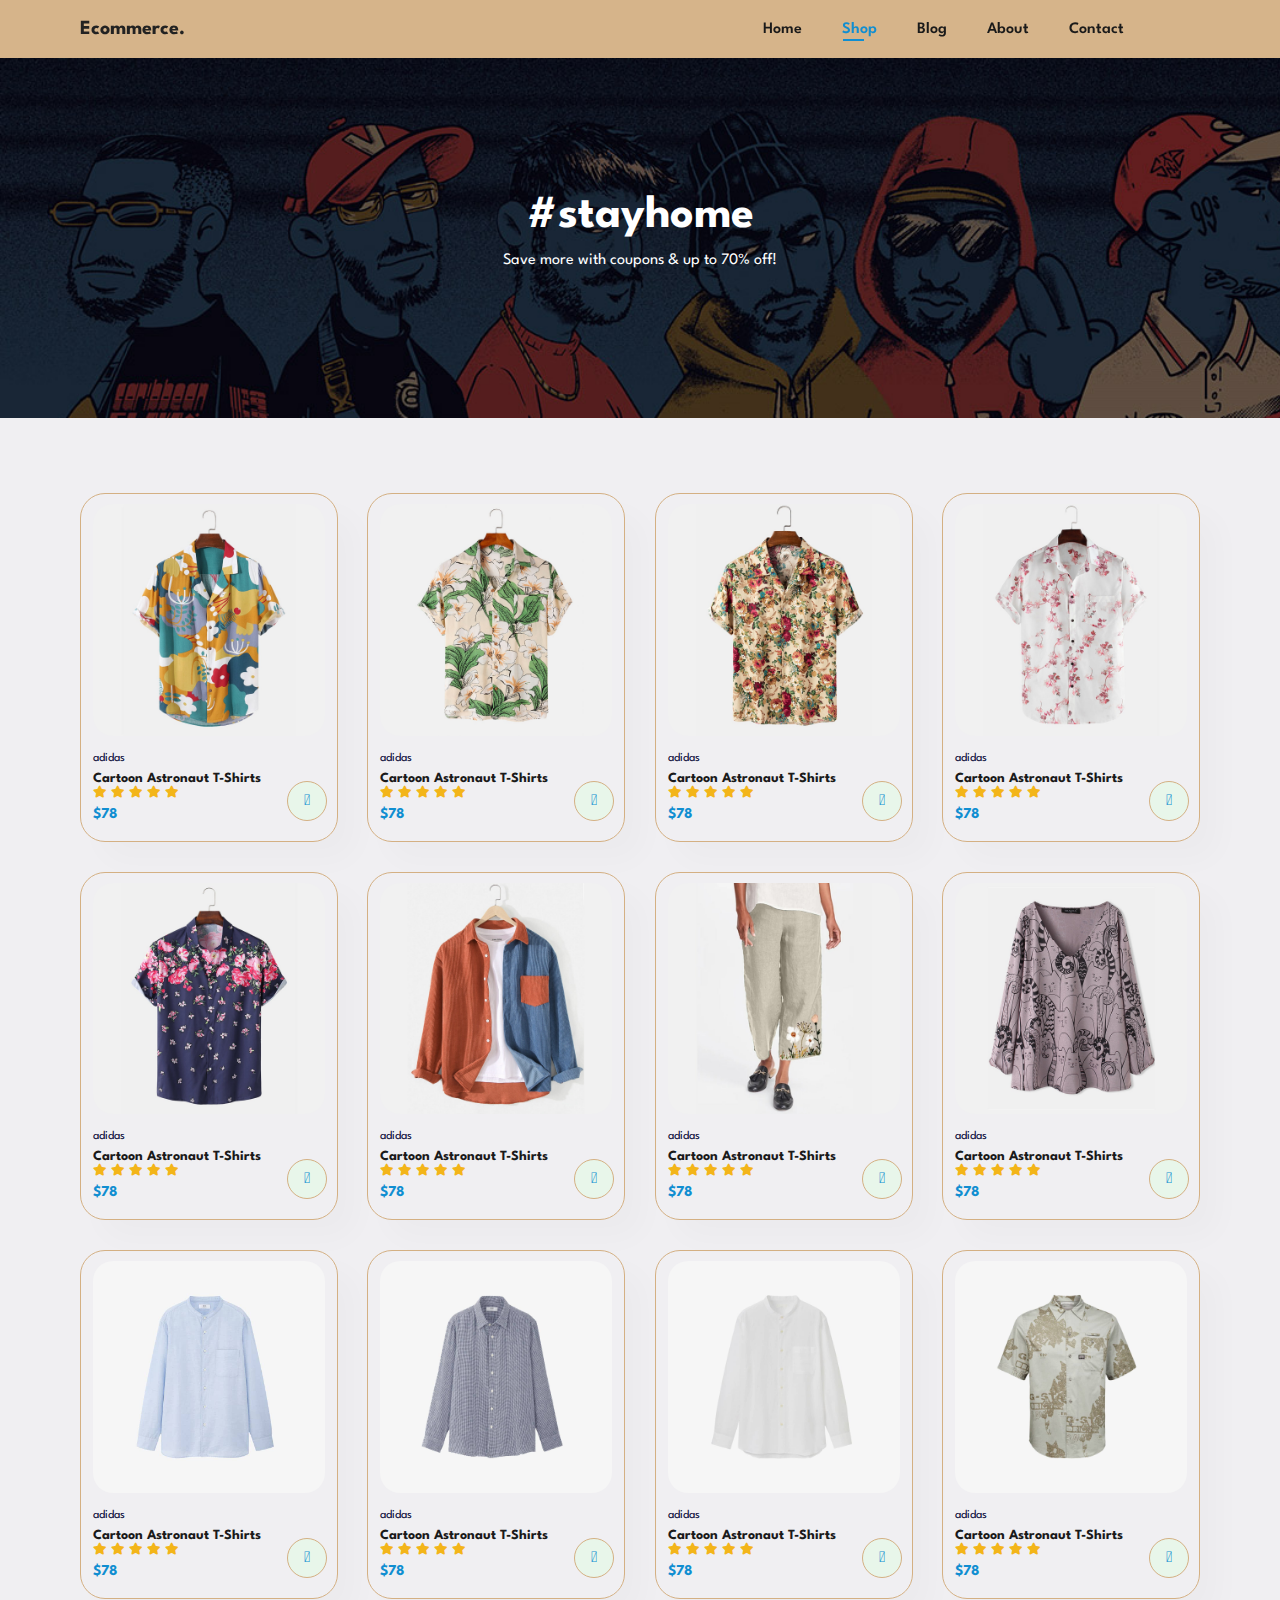
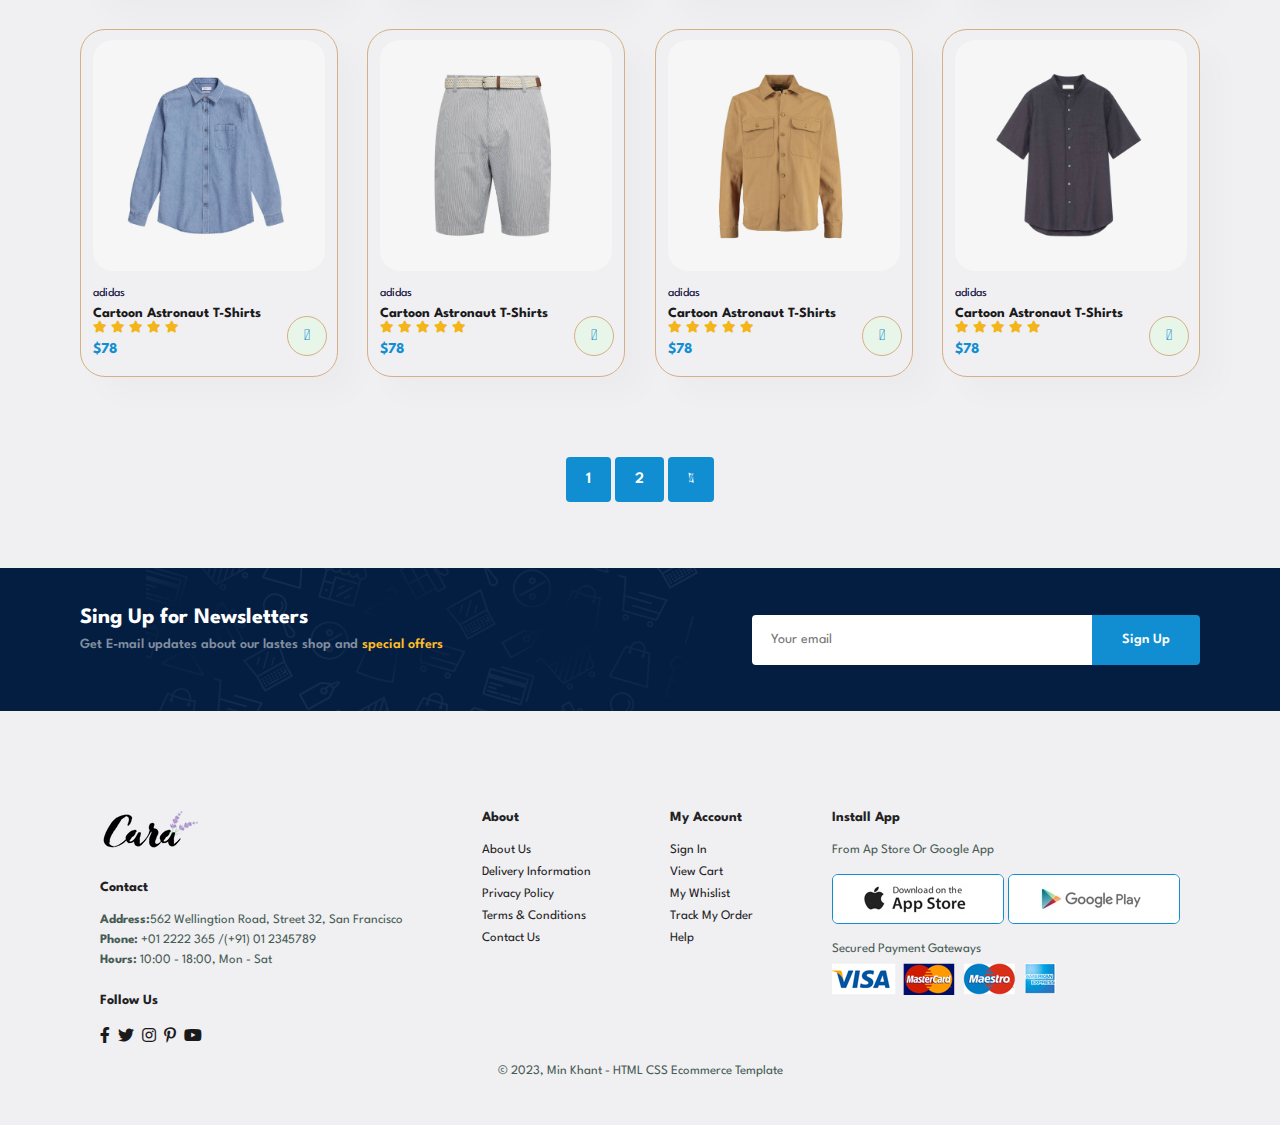
<file: shop/shop.html>
<!DOCTYPE html>
<html lang="en">
<head>
    <meta charset="UTF-8">
    <meta name="viewport" content="width=device-width, initial-scale=1.0">
    <title>Ecommerce Website</title>

    <link rel="stylesheet" href="https://pro.fontawesome.com/releases/v5.10.0/css/all.css" />
    <link rel="stylesheet" href="../style.css">
    <link rel="stylesheet" href="../shop/shop.css">
    <link rel="stylesheet" href="../utilize.css">
    <link rel="stylesheet" href="../responsive.css">
</head>
<body>
    <!-- Header or Navbar -->
    <section id="header" class="flex">
        <a href="../index.html"><h4>Ecommerce.</h4></a>

        <div>
            <ul id="navbar" class="flex">
                <li><a  href="../index.html">Home</a></li>
                <li><a class="active" href="../shop/shop.html">Shop</a></li>
                <li><a href="../blog/blog.html">Blog</a></li>
                <li><a href="../about/about.html">About</a></li>
                <li><a href="../contact/contact.html">Contact</a></li>
                <li id="lg-bag"><a href="../cart/cart.html"><i class="far fa-shopping-bag"></i></a></li>
                <i class="far fa-times" id="close"></i>
            </ul>
        </div>
        
        <div id="mobile">
            <a href="../cart/cart.html"><i class="far fa-shopping-bag"></i></a>
            <i id="bar" class="fas fa-outdent"></i>
        </div>
    </section>

    <!-- Hero Section -->
    <section id="page-header" class="flex section-p1">
        <h2>#stayhome</h2>
        <p>Save more with coupons & up to 70% off!</p>
    </section>


    <!-- Product Section -->
    <section id="product1" class="section-p1">
        <div class="pro-container">
            
            <div class="pro">
                <img src="../img/products/f1.jpg" alt="">
                <div class="des">
                    <span>adidas</span>
                    <h5>Cartoon Astronaut T-Shirts</h5>
                    <div class="star">
                         <i class="fas fa-star"></i>
                         <i class="fas fa-star"></i>
                         <i class="fas fa-star"></i>
                         <i class="fas fa-star"></i>
                         <i class="fas fa-star"></i>
                    </div>
                    <h4>$78</h4>
                </div>
                <a href="#"><i class="fal fa-shopping-cart cart"></i></a>
            </div>
            <div class="pro">
                <img src="../img/products/f2.jpg" alt="">
                <div class="des">
                    <span>adidas</span>
                    <h5>Cartoon Astronaut T-Shirts</h5>
                    <div class="star">
                         <i class="fas fa-star"></i>
                         <i class="fas fa-star"></i>
                         <i class="fas fa-star"></i>
                         <i class="fas fa-star"></i>
                         <i class="fas fa-star"></i>
                    </div>
                    <h4>$78</h4>
                </div>
                <a href="#"><i class="fal fa-shopping-cart cart"></i></a>
            </div>
            <div class="pro">
                <img src="../img/products/f3.jpg" alt="">
                <div class="des">
                    <span>adidas</span>
                    <h5>Cartoon Astronaut T-Shirts</h5>
                    <div class="star">
                         <i class="fas fa-star"></i>
                         <i class="fas fa-star"></i>
                         <i class="fas fa-star"></i>
                         <i class="fas fa-star"></i>
                         <i class="fas fa-star"></i>
                    </div>
                    <h4>$78</h4>
                </div>
                <a href="#"><i class="fal fa-shopping-cart cart"></i></a>
            </div>
            <div class="pro">
                <img src="../img/products/f4.jpg" alt="">
                <div class="des">
                    <span>adidas</span>
                    <h5>Cartoon Astronaut T-Shirts</h5>
                    <div class="star">
                         <i class="fas fa-star"></i>
                         <i class="fas fa-star"></i>
                         <i class="fas fa-star"></i>
                         <i class="fas fa-star"></i>
                         <i class="fas fa-star"></i>
                    </div>
                    <h4>$78</h4>
                </div>
                <a href="#"><i class="fal fa-shopping-cart cart"></i></a>
            </div>
            <div class="pro">
                <img src="../img/products/f5.jpg" alt="">
                <div class="des">
                    <span>adidas</span>
                    <h5>Cartoon Astronaut T-Shirts</h5>
                    <div class="star">
                         <i class="fas fa-star"></i>
                         <i class="fas fa-star"></i>
                         <i class="fas fa-star"></i>
                         <i class="fas fa-star"></i>
                         <i class="fas fa-star"></i>
                    </div>
                    <h4>$78</h4>
                </div>
                <a href="#"><i class="fal fa-shopping-cart cart"></i></a>
            </div>
            <div class="pro">
                <img src="../img/products/f6.jpg" alt="">
                <div class="des">
                    <span>adidas</span>
                    <h5>Cartoon Astronaut T-Shirts</h5>
                    <div class="star">
                         <i class="fas fa-star"></i>
                         <i class="fas fa-star"></i>
                         <i class="fas fa-star"></i>
                         <i class="fas fa-star"></i>
                         <i class="fas fa-star"></i>
                    </div>
                    <h4>$78</h4>
                </div>
                <a href="#"><i class="fal fa-shopping-cart cart"></i></a>
            </div>
            <div class="pro">
                <img src="../img/products/f7.jpg" alt="">
                <div class="des">
                    <span>adidas</span>
                    <h5>Cartoon Astronaut T-Shirts</h5>
                    <div class="star">
                         <i class="fas fa-star"></i>
                         <i class="fas fa-star"></i>
                         <i class="fas fa-star"></i>
                         <i class="fas fa-star"></i>
                         <i class="fas fa-star"></i>
                    </div>
                    <h4>$78</h4>
                </div>
                <a href="#"><i class="fal fa-shopping-cart cart"></i></a>
            </div>
            <div class="pro">
                <img src="../img/products/f8.jpg" alt="">
                <div class="des">
                    <span>adidas</span>
                    <h5>Cartoon Astronaut T-Shirts</h5>
                    <div class="star">
                         <i class="fas fa-star"></i>
                         <i class="fas fa-star"></i>
                         <i class="fas fa-star"></i>
                         <i class="fas fa-star"></i>
                         <i class="fas fa-star"></i>
                    </div>
                    <h4>$78</h4>
                </div>
                <a href="#"><i class="fal fa-shopping-cart cart"></i></a>
            </div>
            
            <div class="pro">
                <img src="../img/products/n1.jpg" alt="">
                <div class="des">
                    <span>adidas</span>
                    <h5>Cartoon Astronaut T-Shirts</h5>
                    <div class="star">
                         <i class="fas fa-star"></i>
                         <i class="fas fa-star"></i>
                         <i class="fas fa-star"></i>
                         <i class="fas fa-star"></i>
                         <i class="fas fa-star"></i>
                    </div>
                    <h4>$78</h4>
                </div>
                <a href="#"><i class="fal fa-shopping-cart cart"></i></a>
            </div>
            <div class="pro">
                <img src="../img/products/n2.jpg" alt="">
                <div class="des">
                    <span>adidas</span>
                    <h5>Cartoon Astronaut T-Shirts</h5>
                    <div class="star">
                         <i class="fas fa-star"></i>
                         <i class="fas fa-star"></i>
                         <i class="fas fa-star"></i>
                         <i class="fas fa-star"></i>
                         <i class="fas fa-star"></i>
                    </div>
                    <h4>$78</h4>
                </div>
                <a href="#"><i class="fal fa-shopping-cart cart"></i></a>
            </div>
            <div class="pro">
                <img src="../img/products/n3.jpg" alt="">
                <div class="des">
                    <span>adidas</span>
                    <h5>Cartoon Astronaut T-Shirts</h5>
                    <div class="star">
                         <i class="fas fa-star"></i>
                         <i class="fas fa-star"></i>
                         <i class="fas fa-star"></i>
                         <i class="fas fa-star"></i>
                         <i class="fas fa-star"></i>
                    </div>
                    <h4>$78</h4>
                </div>
                <a href="#"><i class="fal fa-shopping-cart cart"></i></a>
            </div>
            <div class="pro">
                <img src="../img/products/n4.jpg" alt="">
                <div class="des">
                    <span>adidas</span>
                    <h5>Cartoon Astronaut T-Shirts</h5>
                    <div class="star">
                         <i class="fas fa-star"></i>
                         <i class="fas fa-star"></i>
                         <i class="fas fa-star"></i>
                         <i class="fas fa-star"></i>
                         <i class="fas fa-star"></i>
                    </div>
                    <h4>$78</h4>
                </div>
                <a href="#"><i class="fal fa-shopping-cart cart"></i></a>
            </div>
            <div class="pro">
                <img src="../img/products/n5.jpg" alt="">
                <div class="des">
                    <span>adidas</span>
                    <h5>Cartoon Astronaut T-Shirts</h5>
                    <div class="star">
                         <i class="fas fa-star"></i>
                         <i class="fas fa-star"></i>
                         <i class="fas fa-star"></i>
                         <i class="fas fa-star"></i>
                         <i class="fas fa-star"></i>
                    </div>
                    <h4>$78</h4>
                </div>
                <a href="#"><i class="fal fa-shopping-cart cart"></i></a>
            </div>
            <div class="pro">
                <img src="../img/products/n6.jpg" alt="">
                <div class="des">
                    <span>adidas</span>
                    <h5>Cartoon Astronaut T-Shirts</h5>
                    <div class="star">
                         <i class="fas fa-star"></i>
                         <i class="fas fa-star"></i>
                         <i class="fas fa-star"></i>
                         <i class="fas fa-star"></i>
                         <i class="fas fa-star"></i>
                    </div>
                    <h4>$78</h4>
                </div>
                <a href="#"><i class="fal fa-shopping-cart cart"></i></a>
            </div>
            <div class="pro">
                <img src="../img/products/n7.jpg" alt="">
                <div class="des">
                    <span>adidas</span>
                    <h5>Cartoon Astronaut T-Shirts</h5>
                    <div class="star">
                         <i class="fas fa-star"></i>
                         <i class="fas fa-star"></i>
                         <i class="fas fa-star"></i>
                         <i class="fas fa-star"></i>
                         <i class="fas fa-star"></i>
                    </div>
                    <h4>$78</h4>
                </div>
                <a href="#"><i class="fal fa-shopping-cart cart"></i></a>
            </div>
            <div class="pro">
                <img src="../img/products/n8.jpg" alt="">
                <div class="des">
                    <span>adidas</span>
                    <h5>Cartoon Astronaut T-Shirts</h5>
                    <div class="star">
                         <i class="fas fa-star"></i>
                         <i class="fas fa-star"></i>
                         <i class="fas fa-star"></i>
                         <i class="fas fa-star"></i>
                         <i class="fas fa-star"></i>
                    </div>
                    <h4>$78</h4>
                </div>
                <a href="#"><i class="fal fa-shopping-cart cart"></i></a>
            </div>


        </div>
       
    </section>

    <!-- pagination bar -->
    <section id="pagination" class="section-p1">
        <a href="#">1</a>
        <a href="#">2</a>
        <a href="#"><i class="fal fa-long-arrow-alt-right"></i></a>
    </section>

    <!-- Newsletter -->
    <section id="newsletter" class="section-p1 section-m1">
        <div class="newstext">
            <h4>Sing Up for Newsletters</h4>
            <p>Get E-mail updates about our lastes shop and <span>special offers</span></p>
        </div>
        <div class="form">
            <input type="text" placeholder="Your email  ">
            <button class="normal">Sign Up</button>
        </div>
    </section>

    <footer class="section-p1">
        <div class="col">
            <img class="logo" src="../img/logo.png" alt="">
            <h4>Contact</h4>
            <p> <strong>Address:</strong>562 Wellingtion Road, Street 32, San Francisco</p>
            <p> <strong>Phone:</strong> +01 2222 365 /(+91) 01 2345789</p>
            <p> <strong>Hours: </strong> 10:00 - 18:00, Mon - Sat</p>

            <div class="follow">
                <h4>Follow Us</h4>
                <div class="icon">
                    <i class="fab fa-facebook-f"></i>
                    <i class="fab fa-twitter"></i>
                    <i class="fab fa-instagram"></i>
                    <i class="fab fa-pinterest-p"></i>
                    <i class="fab fa-youtube"></i>
                </div>
            </div>
        </div>

        <div class="col">
            <h4>About</h4>
            <a href="#">About Us</a>
            <a href="#">Delivery Information</a>
            <a href="#">Privacy Policy</a>
            <a href="#">Terms & Conditions</a>
            <a href="#">Contact Us</a>
        </div>

        <div class="col">
            <h4>My Account</h4>
            <a href="#">Sign In</a>
            <a href="#">View Cart</a>
            <a href="#">My Whislist</a>
            <a href="#">Track My Order</a>
            <a href="#">Help</a>
        </div>

        <div class="col install">
            <h4>Install App</h4>
            <p>From Ap Store Or Google App</p>
            <div class="row">
                <img src="../img/pay/app.jpg" alt="">
                <img src="../img//pay/play.jpg" alt="">
            </div>
            <p>Secured Payment Gateways</p>
            <img src="../img/pay/pay.png" alt="">
        </div>

        <div class="copyright">
            <p>© 2023, Min Khant - HTML CSS Ecommerce Template</p>
        </div>

    </footer>

    <script src="../script.js"></script>
</body>
</html>
</file>
<file: style.css>
@import url("https://fonts.googleapis.com/css2?family=Spartan:wght@100;200;300;400;500;600;700;800;900&display=swap");

/* ====== Header ====== */

#header {
  justify-content: space-between;
  padding: 20px 80px;
  background: rgba(212, 176, 131, 0.944);
  box-shadow: 0 5px 15px rgba(0, 0, 0, 0.06);

  position: sticky;
  top: 0;
  left: 0;
  z-index: 888;
}

#navbar {
  transition: 0.3s ease;
}

#navbar li {
  padding: 0 20px;
}

#navbar li a {
  font-size: 16px;
  font-weight: 600;
  color: var(--link-color);
  transition: 0.3s ease;
  position: relative;
}

#navbar li a:hover,
#navbar li a.active {
  color: var(--primary-color);
}

#navbar li a::before,
#navbar li a.active::before {
  content: "";
  width: 0%;
  height: 2px;
  background: var(--primary-color);

  position: absolute;
  bottom: -4px;
  left: 1px;
  transition: 0.3s ease;
}

#navbar li a:hover::before,
#navbar li a.active::before {
  width: 60%;
}

#navbar.active {
  right: 0px;
}

#mobile {
  display: none;
  align-items: center;
  gap: 10px;
}

#mobile i {
  color: var(--link-color);
  font-size: 24px;
  padding: 10px;
}

#close {
  position: absolute;
  top: 30px;
  left: 30px;
  color: var(--text-color);
  font-size: 24px;
  display: none;
}

/* ===== Hero Section ===== */
#hero {
  background-image: url("img/girl-yellow-wall.jpg");
  width: 100%;
  height: 90vh;
  background-size: cover;
  background-repeat: no-repeat;
  background-position: top 0 right 30%;

  flex-direction: column;
  align-items: center;
}

#hero img {
  width: 100%;
  max-width: 350px;
  position: absolute;
  left: 1%;
  bottom: 25%;
  opacity: 0.8;
  transform: rotate(30deg);
}

#hero h4 {
  padding-bottom: 15px;
}

#hero h1 {
  color: var(--primary-color);
}

#hero button {
  background-image: url("img/button.png");
  background-color: transparent;
  color: var(--primary-color);
  padding: 14px 80px 14px 65px;
  background-repeat: no-repeat;
  font-weight: 700;
  font-size: 15px;
  cursor: pointer;
}

/* ===== Feature Section ===== */
#feature {
  justify-content: center;
  flex-wrap: wrap;
  background-color: rgba(0, 0, 0, 0.06);
  gap: 2rem;
}

/* #feature.fe2 {
  justify-content: end;
} */

#feature .content {
  width: 440px;
  text-align: center;
  margin-left: 2rem;
}

#feature .content h4 {
  font-size: 1.8rem;
  font-weight: 800;
  word-spacing: 2px;
  letter-spacing: 2px;
}

#feature.fe1 .fe-box {
  background-color: rgba(0, 86, 132, 0.24);
  border-color: var(--primary-color);
}

#feature .fe-box {
  width: 190px;
  text-align: center;
  padding: 25px 15px;
  box-shadow: 20px 20px 34px rgba(0, 0, 0, 0.03);
  border: var(--border);
  border-radius: var(--border-radius);
  margin: 15px 0;
  transition: 0.3s ease-in-out;
  background-color: rgba(212, 176, 131, 0.14);
}

#feature .fe-box:hover {
  box-shadow: 20px 20px 94px rgba(212, 176, 131, 0.944);
}

#feature .fe-box img {
  width: 100%;
  margin-bottom: 10px;
}

#feature .fe-box h6 {
  display: inline-block;
  padding: 9px 8px 6px 8px;
  line-height: 1;
  border-radius: var(--border-radius);
  color: var(--primary-color);
  background-color: var(--card-text-bg-color);
}

#feature .fe-box:nth-child(2) h6 {
  background-color: #cdebbc;
}
#feature .fe-box:nth-child(3) h6 {
  background-color: #d1e8f2;
}
#feature .fe-box:nth-child(4) h6 {
  background-color: #cdd4f8;
}
#feature .fe-box:nth-child(5) h6 {
  background-color: #f6dbf6;
}
#feature .fe-box:nth-child(6) h6 {
  background-color: #fff2e5;
}

/* ===== Products Section ======= */
#product1 {
  text-align: center;
  background-color: var(--bg-color);
}

#product1 .pro-container {
  display: flex;
  justify-content: space-between;
  padding-top: 20px;

  flex-wrap: wrap;
}

#product1 .pro {
  width: 23%;
  min-width: 250px;
  padding: 10px 12px;
  border: var(--border);
  border-radius: 25px;
  cursor: pointer;
  box-shadow: 20px 20px 30px rgba(0, 0, 0, 0.02);
  margin: 15px 0;
  transition: 0.2s ease;

  position: relative;
}

#product1 .pro:hover {
  box-shadow: 00px 0px 30px rgba(0, 0, 0, 0.4);
}

#product1 .pro img {
  width: 100%;
  border-radius: 20px;
}

#product1 .pro .des {
  text-align: start;
  padding: 10px 0;
}

#product1 .pro .des span,
#product1 .pro .des i {
  color: var(--span-color);
  font-size: 12px;
}

#product1 .pro .des h5 {
  padding-top: 7px;
  color: var(--link-color);
  font-size: 14px;
}

#product1 .pro .des i {
  color: rgb(243, 181, 25);
}

#product1 .pro .des h4 {
  padding-top: 7px;
  font-size: 15px;
  font-weight: 700;
  color: var(--primary-color);
}

#product1 .pro .cart {
  width: 40px;
  height: 40px;
  line-height: 40px;
  border-radius: 50px;
  background-color: #e8f6ea;
  font-weight: 500;
  color: var(--primary-color);
  border: var(--border);

  position: absolute;
  bottom: 20px;
  right: 10px;
}

/* ======= Sales (call to action) ====== */
#banner {
  flex-direction: column;

  background-image: url("img/banner/b2.jpg");
  min-width: 100%;
  height: 40vh;
  background-size: cover;
  background-position: center;
}

#banner h4,
#banner h2 {
  color: var(--white-color);
  font-size: 16px;
}

#banner h2 {
  font-size: 30px;
  padding: 10px 0;
}

#banner h2 span {
  color: #ef3636;
}

#banner button:hover {
  background-color: var(--primary-color);
  color: var(--white-color);
}

/* ===== Sales Promote ===== */
#sm-banner {
  display: flex;
  justify-content: space-between;
  flex-wrap: wrap;
  gap: 2rem;
  padding-top: 0;
  padding-bottom: 0;
}

#sm-banner .banner-box,
#banner3 .banner-box {
  display: flex;
  flex-direction: column;
  justify-content: center;
  align-items: flex-start;
  padding: 30px;

  background-image: url("img/banner/b17.jpg");

  min-width: 48%;
  height: 50vh;
  background-size: cover;
  background-position: center;
}

#sm-banner .banner-box2 {
  /* background-image: url("img/banner/b10.jpg"); */
  background-image: url("img/girl&man.jpg");
  position: relative;
}

#sm-banner .banner-box2::before {
  content: "";
  position: absolute;
  inset: 0;
  background-color: rgba(0, 0, 0, 0.2);
}

/* #sm-banner .banner-box2 h4,
#sm-banner .banner-box2 h2,
#sm-banner .banner-box2 span {
  color: #000;
} */

#sm-banner h4,
#sm-banner h2,
#sm-banner span {
  color: var(--white-color);
  font-size: 20px;
  font-weight: 300;
  z-index: 2;
}

#sm-banner h2 {
  font-style: 28px;
  font-weight: 800;
}

#sm-banner span {
  font-style: 14px;
  font-weight: 500;
  padding-bottom: 15px;
}

#sm-banner .banner-box:hover button {
  background-color: var(--primary-color);
  border: var(--border);
  border-color: var(--primary-color);
}

/* =========== Saels 2 =========== */
#banner3 {
  display: flex;
  justify-content: space-between;
  flex-wrap: wrap;
}

#banner3 .banner-box {
  background-image: url("img/banner/b7.jpg");
  min-width: 30%;
  height: 30vh;
  padding: 20px;
  margin-bottom: 20px;
}

#banner3 .banner-box2 {
  background-image: url("img/banner/b4.jpg");
}
#banner3 .banner-box3 {
  background-image: url("img/banner/b18.jpg");
}

#banner3 h2 {
  color: var(--white-color);
  font-weight: 900;
  font-size: 22px;
}

#banner3 h3 {
  color: #fef73a;
  font-weight: 800;
  font-size: 15px;
}

/* ======= Newsletters ========== */

#newsletter {
  display: flex;
  justify-content: space-between;
  flex-wrap: wrap;
  align-items: center;

  background-image: url("img/banner/b14.png");
  background-repeat: no-repeat;
  background-position: 20% 30%;
  background-color: #041e42;
}

#newsletter h4 {
  font-size: 22px;
  font-weight: 700;
  color: var(--white-color);
}
#newsletter p {
  font-size: 14px;
  font-weight: 600;
  color: #818ea0;
}

#newsletter p span {
  color: #ffbd27;
}

#newsletter .form {
  display: flex;
  width: 40%;
}

#newsletter input {
  height: 3.125rem;
  padding: 0 1.25em;
  font-size: 14px;
  width: 100%;
  border: var(--border);
  border-color: transparent;
  border-radius: var(--border-radius);
  border-top-right-radius: 0;
  border-bottom-right-radius: 0;
  outline: none;
}

#newsletter button {
  background-color: var(--primary-color);
  color: var(--white-color);
  white-space: nowrap;
  border-top-left-radius: 0;
  border-bottom-left-radius: 0;
}

/* ====== Footer ======= */
footer {
  display: flex;
  flex-wrap: wrap;
  justify-content: space-between;
}

footer .col {
  display: flex;
  flex-direction: column;
  align-items: flex-start;
  margin: 20px;
}

footer .logo {
  margin-bottom: 30px;
}

footer h4 {
  font-size: 14px;
  padding-bottom: 20px;
}
footer p {
  font-size: 13px;
  margin: 0 0 8px 0;
}

footer a {
  font-size: 13px;
  text-decoration: none;
  color: var(--text-color);
  margin-bottom: 10px;
}

footer .follow {
  margin-top: 20px;
}

footer .follow i {
  color: var(--link-color);
  padding-right: 4px;
  cursor: pointer;
}

footer .follow i:hover,
footer a:hover {
  color: var(--primary-color);
}

footer .install .row img {
  border-radius: 6px;
  border: var(--border);
  border-color: var(--primary-color);
}

footer .install .row {
  margin: 10px 0 15px 0;
}

footer .copyright {
  width: 100%;
  text-align: center;
}
</file>
<file: utilize.css>
:root {
  /* ---- Color ---- */
  /* --header-bg-color: #e3e6f3; */
  --header-bg-color: #bfb7b4;
  --bg-color: #f0eff2;
  /* --primary-color: #088178; */
  --primary-color: #108ed1;

  --card-text-bg-color: #fddde4;

  /* * Font Color */
  --text-color: #222;
  --span-color: #060636;
  --para-color: #465b52;
  --white-color: #fff;

  --link-color: #1a1a1a;

  /*? - Border -  */
  --border: 1px solid var(--border-color);
  /* --border-color: #cce7d0; */
  --border-color: rgb(212, 176, 131);
  --border-radius: 4px;
}

* {
  margin: 0;
  padding: 0;
  box-sizing: border-box;
  text-decoration: none;
  list-style: none;
  border: none;
  outline: none;
  font-family: "Spartan", sans-serif;
}

body {
  width: 100%;
  background-color: var(--bg-color);
}

/* ====== Section Styling ===== */
.section-p1 {
  padding: 40px 80px;
}

.section-m1 {
  margin: 40px 0;
}

/* ==== Flex Box ===== */
.flex {
  display: flex;
  align-items: center;
  justify-content: center;
}

/* ====== Button Styling ======== */
button.normal,
button.white {
  font-size: 14px;
  font-weight: 600;
  padding: 15px 30px;
  color: #000;
  background-color: #fff;
  border-radius: 4px;
  cursor: pointer;
  transition: 0.2s;
  z-index: 4;
}
button.white {
  font-size: 13px;
  padding: 11px 18px;
  color: #fff;
  background-color: transparent;
  border: 1px solid #fff;
}

/* ====== Text Styling ======= */
h1,
h2,
h4 {
  color: var(--text-color);
}

h1 {
  font-size: 50px;
  line-height: 64px;
}

h2 {
  font-size: 46px;
  line-height: 54px;
}

h4 {
  font-size: 20px;
}

h6 {
  font-size: 12px;
  font-weight: 700;
}

p {
  font-size: 16px;
  color: var(--para-color);
  margin: 10px 0 20px 0;
}
</file>
<file: responsive.css>
/* ============ Media Query ============ */
@media (max-width: 929px) {
  #hero img {
    display: none;
  }

  #hero {
    align-items: flex-start;
  }
}
@media (max-width: 799px) {
  .section-p1 {
    padding: 40px 40px;
  }

  #navbar {
    flex-direction: column;
    align-items: flex-start;
    justify-content: flex-start;
    position: fixed;
    top: 0;
    right: -300px;
    height: 100vh;
    width: 300px;
    background-color: #e3e6f3;
    box-shadow: 0 40px 60px rgba(0, 0, 0, 0.1);
    padding: 80px 0 0 10px;
    gap: 25px;
  }

  #mobile {
    display: flex;
  }

  #close {
    display: initial;
  }

  #lg-bag {
    display: none;
  }

  #hero {
    height: 70vh;

    background-position: top 30% right 40%;
  }

  #hero img {
    display: none;
  }

  #feature {
    justify-content: center;
    gap: 15px;
  }

  #product1 .pro-container {
    justify-content: center;
  }

  #product1 .pro {
    margin: 15px;
  }

  #banner {
    height: 20vh;
  }

  #sm-banner .banner-box {
    min-width: 100%;
    height: 30vh;
  }

  #banner3 {
    padding: 0 40px;
  }

  #banner3 .banner-box {
    width: 28%;
  }

  #newsletter .form {
    width: 70%;
  }

  #read-more {
    display: inline;
  }
  #read-more-text {
    display: none;
  }

  /* ======= Contact Form ====== */
  #form-details {
    padding: 40px;
  }

  #form-details form {
    width: 50%;
  }
}

@media (max-width: 477px) {
  #header {
    padding: 10px 30px;
  }

  #hero {
    padding: 0 20px;
    background-position: 85%;
  }

  h2 {
    font-size: 32px;
    color: var(--primary-color);
  }

  h1 {
    font-size: 38px;
  }

  .section-p1 {
    padding: 20px;
  }

  #feature .fe-box {
    width: 155px;
    margin: 0 0 15px 0;
  }

  #product1 .pro {
    width: 100%;
  }

  #banner {
    height: 40vh;
  }

  #sm-banner .banner-box {
    height: 40vh;
  }

  #banner3 {
    padding: 0 20px;
  }

  #banner3 .banner-box {
    width: 100%;
  }

  #newsletter .form {
    width: 100%;
  }

  #newsletter {
    padding: 40px 20px;
  }

  footer .copyright {
    text-align: start;
  }

  /* Product Detail */
  #prodetails {
    flex-direction: column;
  }

  #prodetails .single-pro-image {
    width: 100%;
    margin-right: 0;
  }

  #prodetails .single-pro-details {
    width: 100%;
  }

  /* About us  */
  #about-head {
    flex-direction: column;
    gap: 20px;
  }

  #about-head img {
    width: 100%;
  }

  #about-app .video {
    width: 100%;
  }

  /* ======= Contact page ========= */
  #contact-details {
    flex-direction: column;
  }

  #contact-details .details {
    width: 100%;
    margin-bottom: 30px;
  }

  #contact-details .map {
    width: 100%;
  }

  #form-details {
    margin: 10px;
    padding: 30px 10px;
    flex-wrap: wrap;
  }

  #form-details form {
    width: 100%;
    margin-bottom: 30px;
  }

  /* === Add to Cart === */
  #cart-add {
    flex-direction: column;
  }
  #coupon {
    width: 100%;
  }
  #subtotal {
    width: 100%;
    padding: 20px;
  }
}
</file>
<file: shop.css>
#page-header {
  background-image: url("img/banner/b1.jpg");
  height: 40vh;
  width: 100%;
  background-size: cover;
  flex-direction: column;
  text-align: center;
}

#page-header h2,
#page-header p {
  color: var(--white-color);
}

#pagination {
  text-align: center;
}

#pagination a {
  background-color: var(--primary-color);
  padding: 15px 20px;
  border-radius: var(--border-radius);
  color: var(--white-color);
  font-weight: 600;
}

#pagination a i {
  font-size: 16px;
  font-weight: 600;
}

/* ===== Product Details ====== */

#prodetails {
  display: flex;
  margin-top: 10px;
}

#prodetails .single-pro-image {
  width: 40%;
  margin-right: 50px;
}

#prodetails .small-img-group {
  display: flex;
  justify-content: space-between;
}

#prodetails .small-img-col {
  flex-basis: 24%;
  cursor: pointer;
}

#prodetails .single-pro-details {
  width: 50%;
  padding-top: 30px;
}

#prodetails .single-pro-details h4 {
  padding: 20px 0 20px 0;
}
#prodetails .single-pro-details h2 {
  font-size: 26px;
}

#prodetails .single-pro-details select {
  display: block;
  padding: 5px 10px;
  margin-bottom: 10px;
}

#prodetails .single-pro-details input {
  width: 50px;
  height: 47px;
  padding-left: 10px;
  font-size: 16px;
  margin-right: 10px;
  border: var(--border);
}

#prodetails .single-pro-details button {
  background-color: var(--primary-color);
  color: var(--white-color);
}

#prodetails .single-pro-details span {
  line-height: 25px;
}

/* Extra add functionality (for read more text) */
#read-more {
  font-weight: 600;
  display: none;
}
#read-more-text {
  display: inline;
}
</file>
<file: blog.css>
#page-header.blog-header {
  background-image: url("img/banner/b19.jpg");
}

#blog {
  padding: 150px 150px 0 150px;
}

#blog .blog-box {
  width: 100%;
  position: relative;
  padding-bottom: 90px;
}

#blog .blog-img {
  width: 50%;
  margin-right: 40px;
}

#blog img {
  width: 100%;
  height: 300px;
  object-fit: cover;
}

#blog .blog-details {
  width: 50%;
}

#blog .blog-details a {
  font-size: 14px;
  color: #000;
  font-weight: 700;
  position: relative;
  transition: 0.3s;
}

#blog .blog-details a::after {
  content: "";
  width: 50px;
  height: 1px;
  background-color: #000;
  position: absolute;
  top: 50%;
  right: -60px;
}

#blog .blog-details a:hover {
  color: var(--primary-color);
}

#blog .blog-details a:hover::after {
  background-color: var(--primary-color);
}

#blog .blog-box h1 {
  position: absolute;
  top: -40px;
  left: 0;
  font-size: 70px;
  font-weight: 700;
  color: #c9cbc0;
  z-index: -999;
}
</file>
<file: about.css>
#page-header.about-header {
  background-image: url("img/about/banner.png");
}

#about-head {
  gap: 0 40px;
}
#about-head .about-des p {
  text-align: justify;
}

#about-head img {
  width: 50%;
  height: auto;
}

#about-app {
  text-align: center;
  height: 60%;
}

#about-app .video {
  width: 60%;
  margin: 30px auto 0 auto;
}

#about-app .video video {
  width: 100%;
  height: 100%;
  border-radius: 20px;
}
</file>
<file: contact.css>
#contact-details {
  justify-content: space-between;
}

#contact-details .details {
  width: 40%;
}

#contact-details .details span,
#form-details form span {
  font-size: 12px;
}

#contact-details .details h2,
#form-details form h2 {
  font-size: 26px;
  line-height: 35px;
  padding: 20px 0;
}

#contact-details .details h3 {
  font-size: 15px;
  padding-bottom: 15px;
}

#contact-details .details li {
  padding: 10px 0;
  display: flex;
}

#contact-details .details li i {
  font-size: 14px;
  padding-right: 22px;
}

#contact-details .details li p {
  margin: 0;
  font-size: 14px;
}

#contact-details .map {
  width: 55%;
  height: 400px;
}

#contact-details .map iframe {
  width: 100%;
  height: 100%;
}

/* =========== 
  Contact form
  ============ */
#form-details {
  display: flex;
  justify-content: space-between;
  margin: 30px;
  padding: 80px;
  border: 1px solid var(--border-color);
}

#form-details form {
  width: 65%;
  display: flex;
  flex-direction: column;
  align-items: flex-start;
}

#form-details form input,
#form-details form textarea {
  width: 100%;
  padding: 12px 15px;
  margin-bottom: 20px;
  border: 1px solid var(--border-color);
}

#form-details form button {
  background-color: var(--primary-color);
  color: var(--white-color);
}

#form-details .people div {
  padding-bottom: 25px;
  display: flex;
  align-items: flex-start;
}

#form-details .people div img {
  width: 65px;
  height: 65px;
  object-fit: cover;
  margin-right: 15px;
}

#form-details .people div p {
  margin: 0;
  font-size: 13px;
  line-height: 25px;
}

#form-details .people div p span {
  display: block;
  font-size: 16px;
  font-weight: 600;
  color: #000;
}
</file>
<file: shop/shop.css>
#page-header {
  background-image: url("../img/banner/b1.jpg");
  height: 40vh;
  width: 100%;
  background-size: cover;
  flex-direction: column;
  text-align: center;
}

#page-header h2,
#page-header p {
  color: var(--white-color);
}

#pagination {
  text-align: center;
}

#pagination a {
  background-color: var(--primary-color);
  padding: 15px 20px;
  border-radius: var(--border-radius);
  color: var(--white-color);
  font-weight: 600;
}

#pagination a i {
  font-size: 16px;
  font-weight: 600;
}

/* ===== Product Details ====== */

#prodetails {
  display: flex;
  margin-top: 10px;
}

#prodetails .single-pro-image {
  width: 40%;
  margin-right: 50px;
}

#prodetails .small-img-group {
  display: flex;
  justify-content: space-between;
}

#prodetails .small-img-col {
  flex-basis: 24%;
  cursor: pointer;
}

#prodetails .single-pro-details {
  width: 50%;
  padding-top: 30px;
}

#prodetails .single-pro-details h4 {
  padding: 20px 0 20px 0;
}
#prodetails .single-pro-details h2 {
  font-size: 26px;
}

#prodetails .single-pro-details select {
  display: block;
  padding: 5px 10px;
  margin-bottom: 10px;
}

#prodetails .single-pro-details input {
  width: 50px;
  height: 47px;
  padding-left: 10px;
  font-size: 16px;
  margin-right: 10px;
  border: var(--border);
}

#prodetails .single-pro-details button {
  background-color: var(--primary-color);
  color: var(--white-color);
}

#prodetails .single-pro-details span {
  line-height: 25px;
}

/* Extra add functionality (for read more text) */
#read-more {
  font-weight: 600;
  display: none;
}
#read-more-text {
  display: inline;
}
</file>
<file: blog/blog.css>
#page-header.blog-header {
  background-image: url("../img/banner/b19.jpg");
}

#blog {
  padding: 150px 150px 0 150px;
}

#blog .blog-box {
  width: 100%;
  position: relative;
  padding-bottom: 90px;
}

#blog .blog-img {
  width: 50%;
  margin-right: 40px;
}

#blog img {
  width: 100%;
  height: 300px;
  object-fit: cover;
}

#blog .blog-details {
  width: 50%;
}

#blog .blog-details a {
  font-size: 14px;
  color: #000;
  font-weight: 700;
  position: relative;
  transition: 0.3s;
}

#blog .blog-details a::after {
  content: "";
  width: 50px;
  height: 1px;
  background-color: #000;
  position: absolute;
  top: 50%;
  right: -60px;
}

#blog .blog-details a:hover {
  color: var(--primary-color);
}

#blog .blog-details a:hover::after {
  background-color: var(--primary-color);
}

#blog .blog-box h1 {
  position: absolute;
  top: -40px;
  left: 0;
  font-size: 70px;
  font-weight: 700;
  color: rgb(212, 176, 131);
  z-index: -999;
}
</file>
<file: about/about.css>
#page-header.about-header {
  background-image: url("../img/about/banner.png");
}

#about-head {
  gap: 0 40px;
}
#about-head .about-des p {
  text-align: justify;
}

#about-head img {
  width: 50%;
  height: auto;
}

#about-app {
  text-align: center;
  height: 60%;
}

#about-app .video {
  width: 60%;
  margin: 30px auto 0 auto;
}

#about-app .video video {
  width: 100%;
  height: 100%;
  border-radius: 20px;
}
</file>
<file: contact/contact.css>
#contact-details {
  justify-content: space-between;
}

#contact-details .details {
  width: 40%;
}

#contact-details .details span,
#form-details form span {
  font-size: 12px;
}

#contact-details .details h2,
#form-details form h2 {
  font-size: 26px;
  line-height: 35px;
  padding: 20px 0;
}

#contact-details .details h3 {
  font-size: 15px;
  padding-bottom: 15px;
}

#contact-details .details li {
  padding: 10px 0;
  display: flex;
}

#contact-details .details li i {
  font-size: 14px;
  padding-right: 22px;
}

#contact-details .details li p {
  margin: 0;
  font-size: 14px;
}

#contact-details .map {
  width: 55%;
  height: 400px;
}

#contact-details .map iframe {
  width: 100%;
  height: 100%;
}

/* =========== 
  Contact form
  ============ */
#form-details {
  display: flex;
  justify-content: space-between;
  margin: 30px;
  padding: 80px;
  border: 1px solid var(--border-color);
}

#form-details form {
  width: 65%;
  display: flex;
  flex-direction: column;
  align-items: flex-start;
}

#form-details form input,
#form-details form textarea {
  width: 100%;
  padding: 12px 15px;
  margin-bottom: 20px;
  border: 1px solid var(--border-color);
}

#form-details form button {
  background-color: var(--primary-color);
  color: var(--white-color);
}

#form-details .people div {
  padding-bottom: 25px;
  display: flex;
  align-items: flex-start;
}

#form-details .people div img {
  width: 65px;
  height: 65px;
  object-fit: cover;
  margin-right: 15px;
}

#form-details .people div p {
  margin: 0;
  font-size: 13px;
  line-height: 25px;
}

#form-details .people div p span {
  display: block;
  font-size: 16px;
  font-weight: 600;
  color: #000;
}
</file>
<file: cart/cart.css>
#cart {
  overflow-x: auto;
}
#cart table {
  width: 100%;
  border-collapse: collapse;
  table-layout: fixed;
  white-space: nowrap;
  text-align: center;
}

#cart table thead {
  border: 0.5px solid var(--header-bg-color);
  border-left: none;
  border-right: none;
}
#cart table thead td {
  font-weight: 700;
  text-transform: uppercase;
  font-size: 13px;
  padding: 18px 0;
}

#cart table td {
  padding-top: 15px;
  width: 150px;
  font-size: 13px;
} 

#cart table img {
  width: 70px;
}

#cart table td:nth-child(1) {
  width: 100px;
}

#cart table td:nth-child(3) {
  width: 250px;
}

#cart table input {
  width: 70px;
  padding: 10px 5px;
  border: 1px solid var(--link-color);
  border-radius: var(--border-radius);
}

/* ===============
    Apply Coutpon 
    ============== */
#cart-add {
  display: flex;
  justify-content: space-between;
  flex-wrap: wrap;
}

#coupon {
  width: 50%;
  margin-bottom: 30px;
}

#coupon h3,
#subtotal h3 {
  padding-bottom: 15px;
}

#coupon input {
  padding: 10px 20px;
  width: 60%;
  margin-right: 10px;
  border: 1px solid var(--border-color);
}

#coupon button,
#subtotal button {
  background-color: var(--primary-color);
  color: var(--white-color);
  padding: 12px 20px;
}

#subtotal {
  width: 50%;
  margin-bottom: 30px;
  border: 1px solid var(--border-color);
  padding: 30px;
}

#subtotal table {
  border-collapse: collapse;
  width: 100%;
  margin-bottom: 20px;
}

#subtotal table td {
  width: 50%;
  border: 1px solid var(--border-color);
  font-size: 13px;
  padding: 10px;
}
</file>
